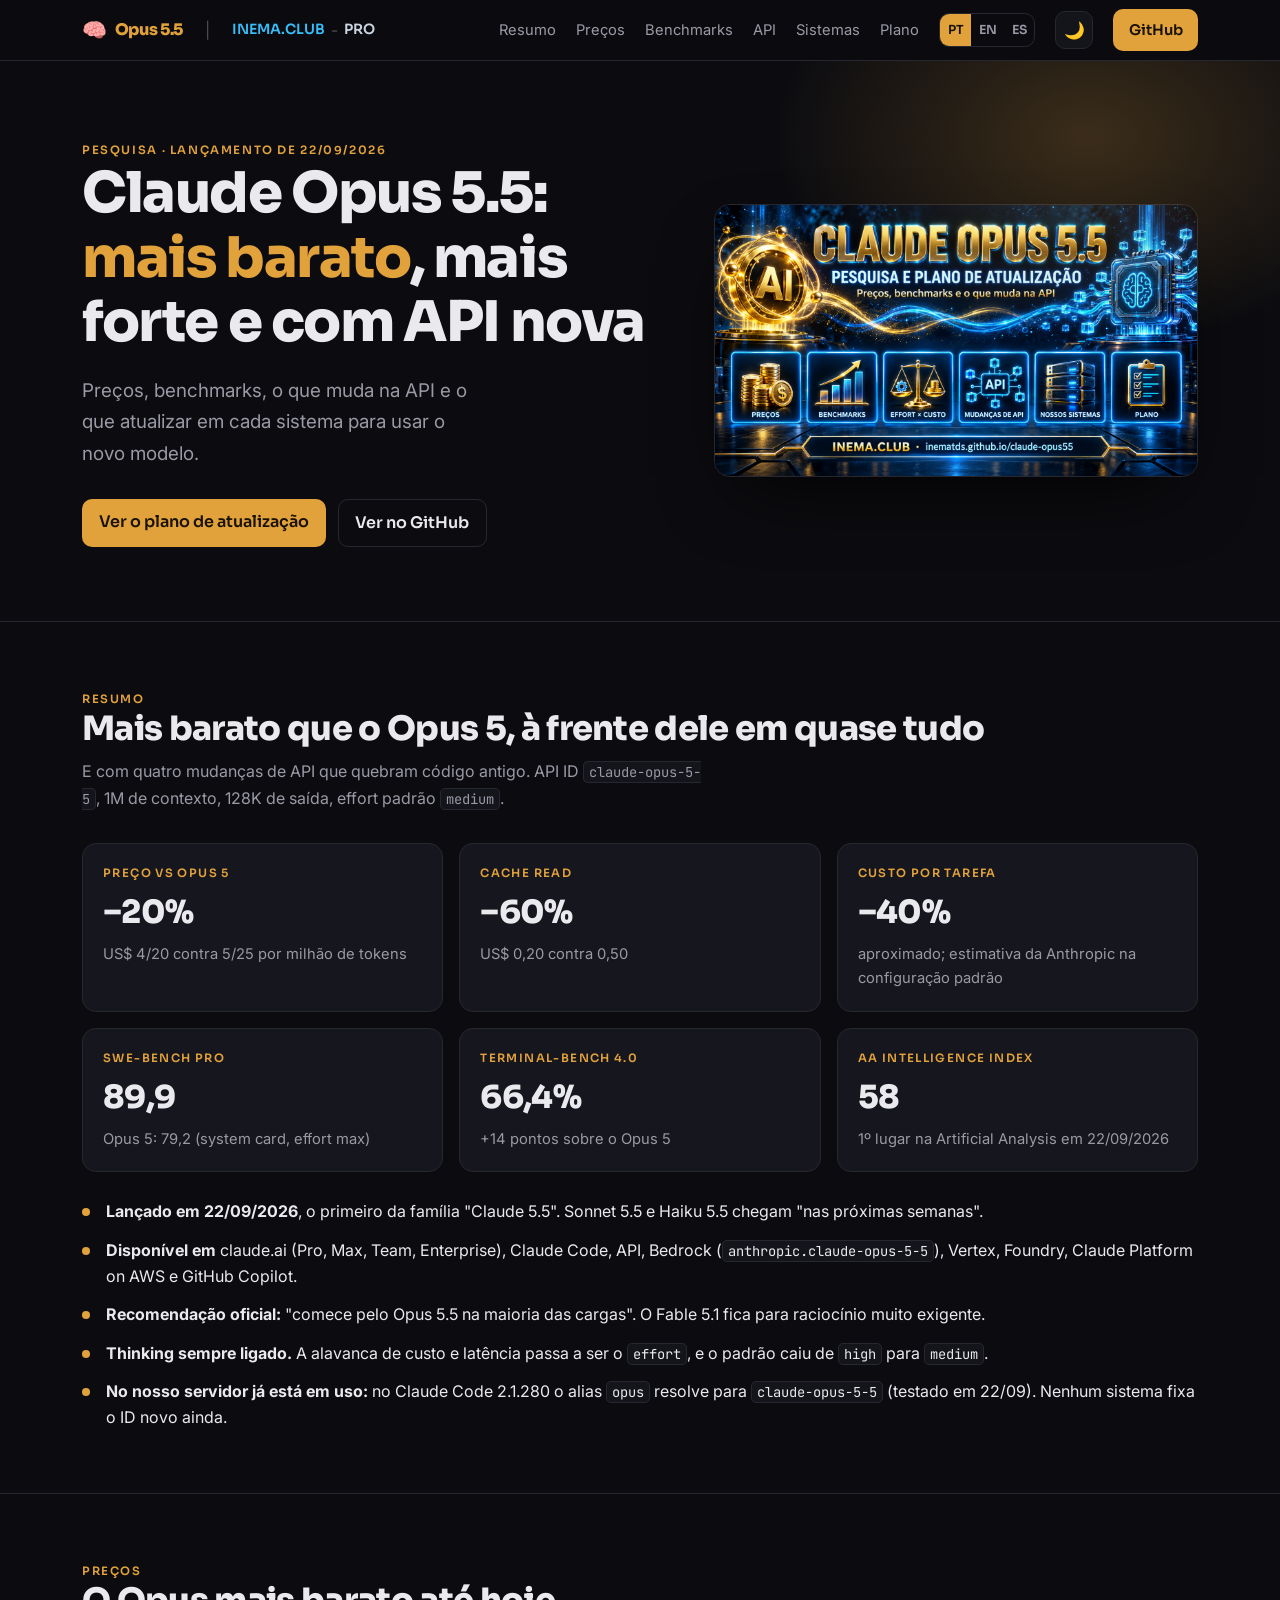
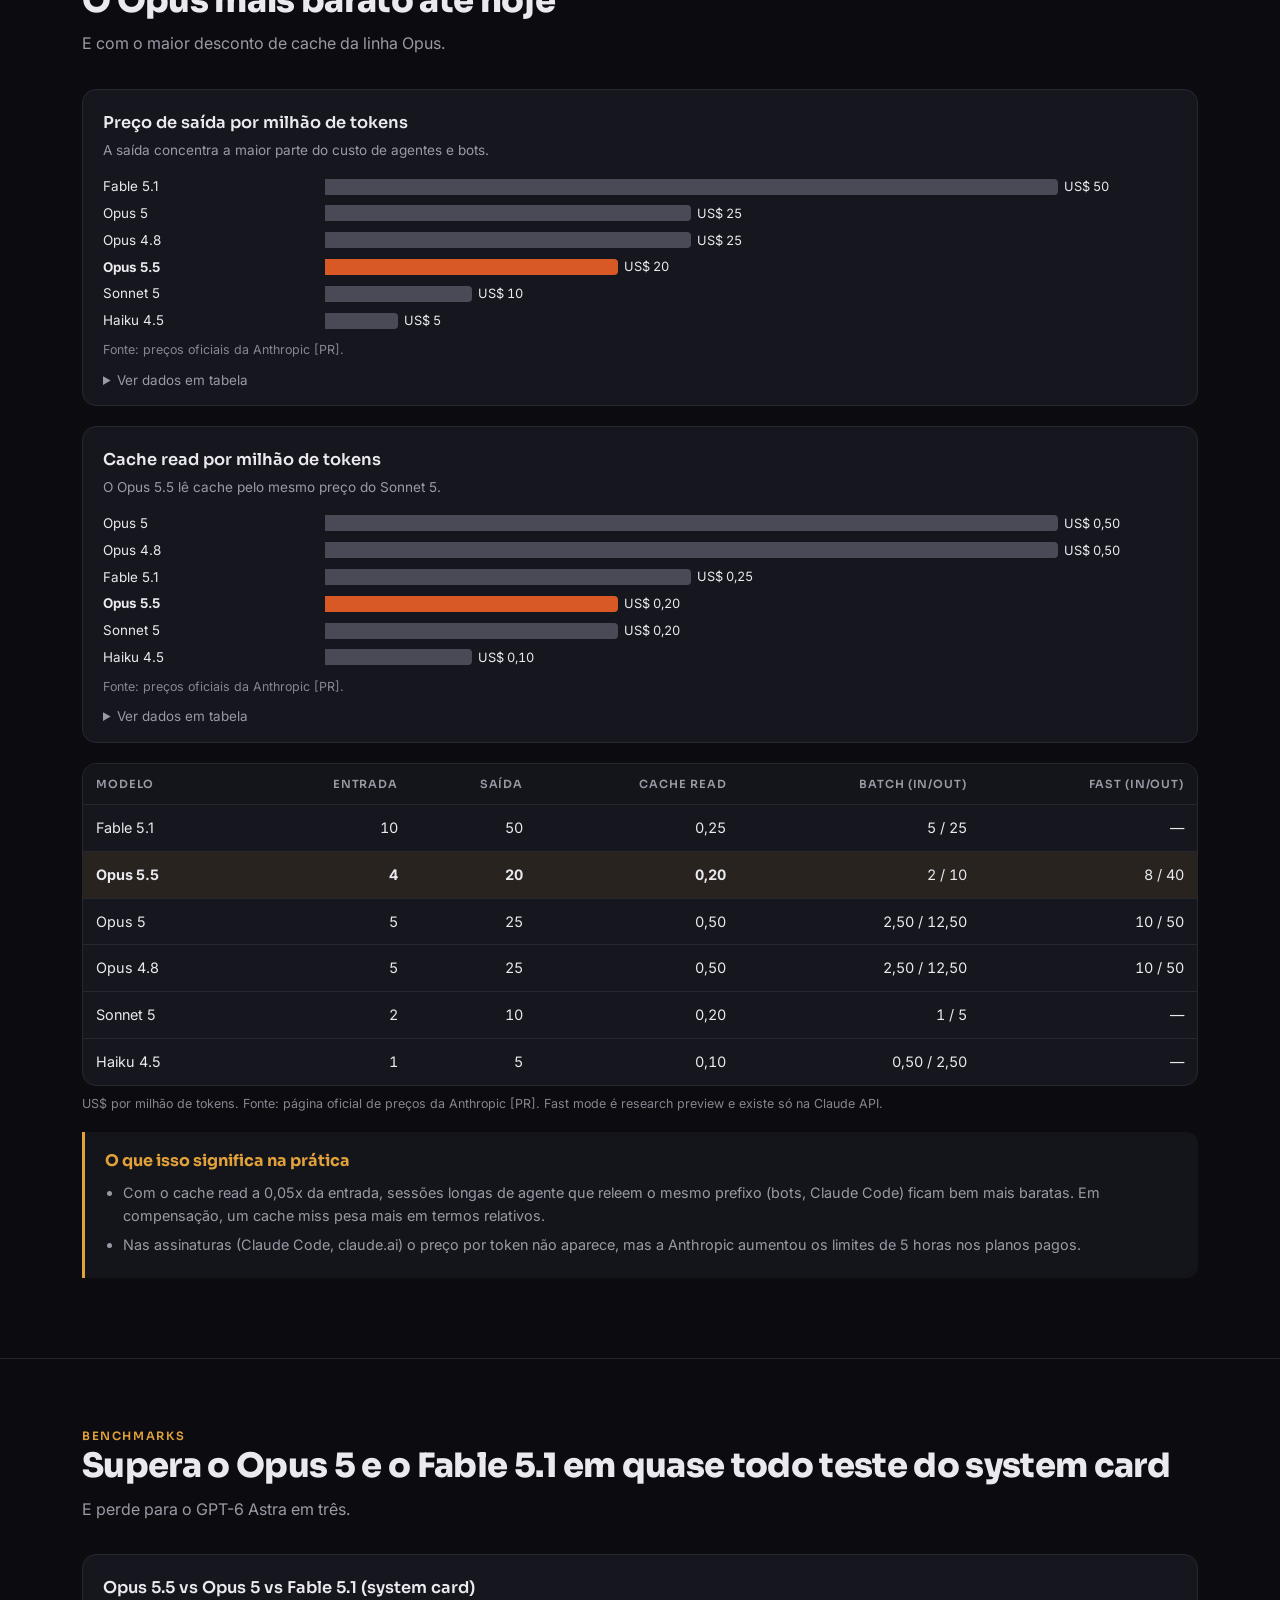
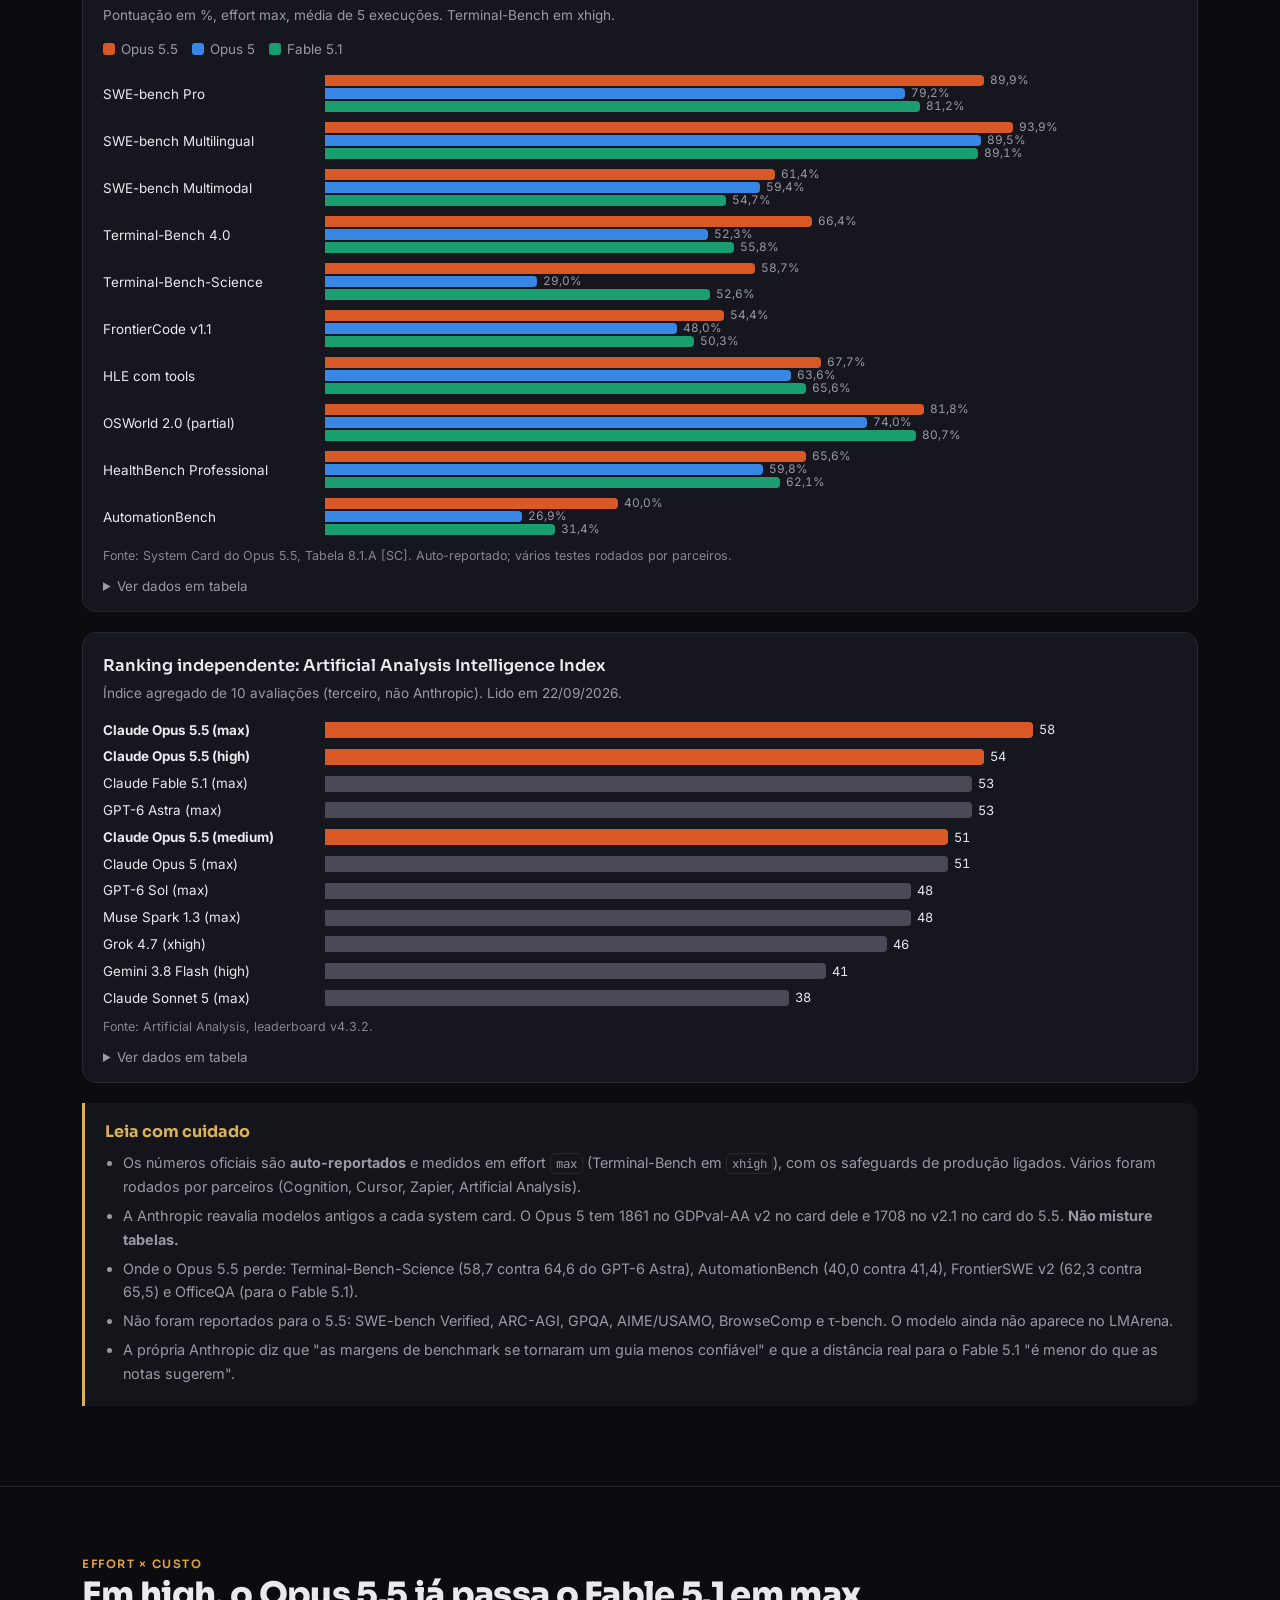
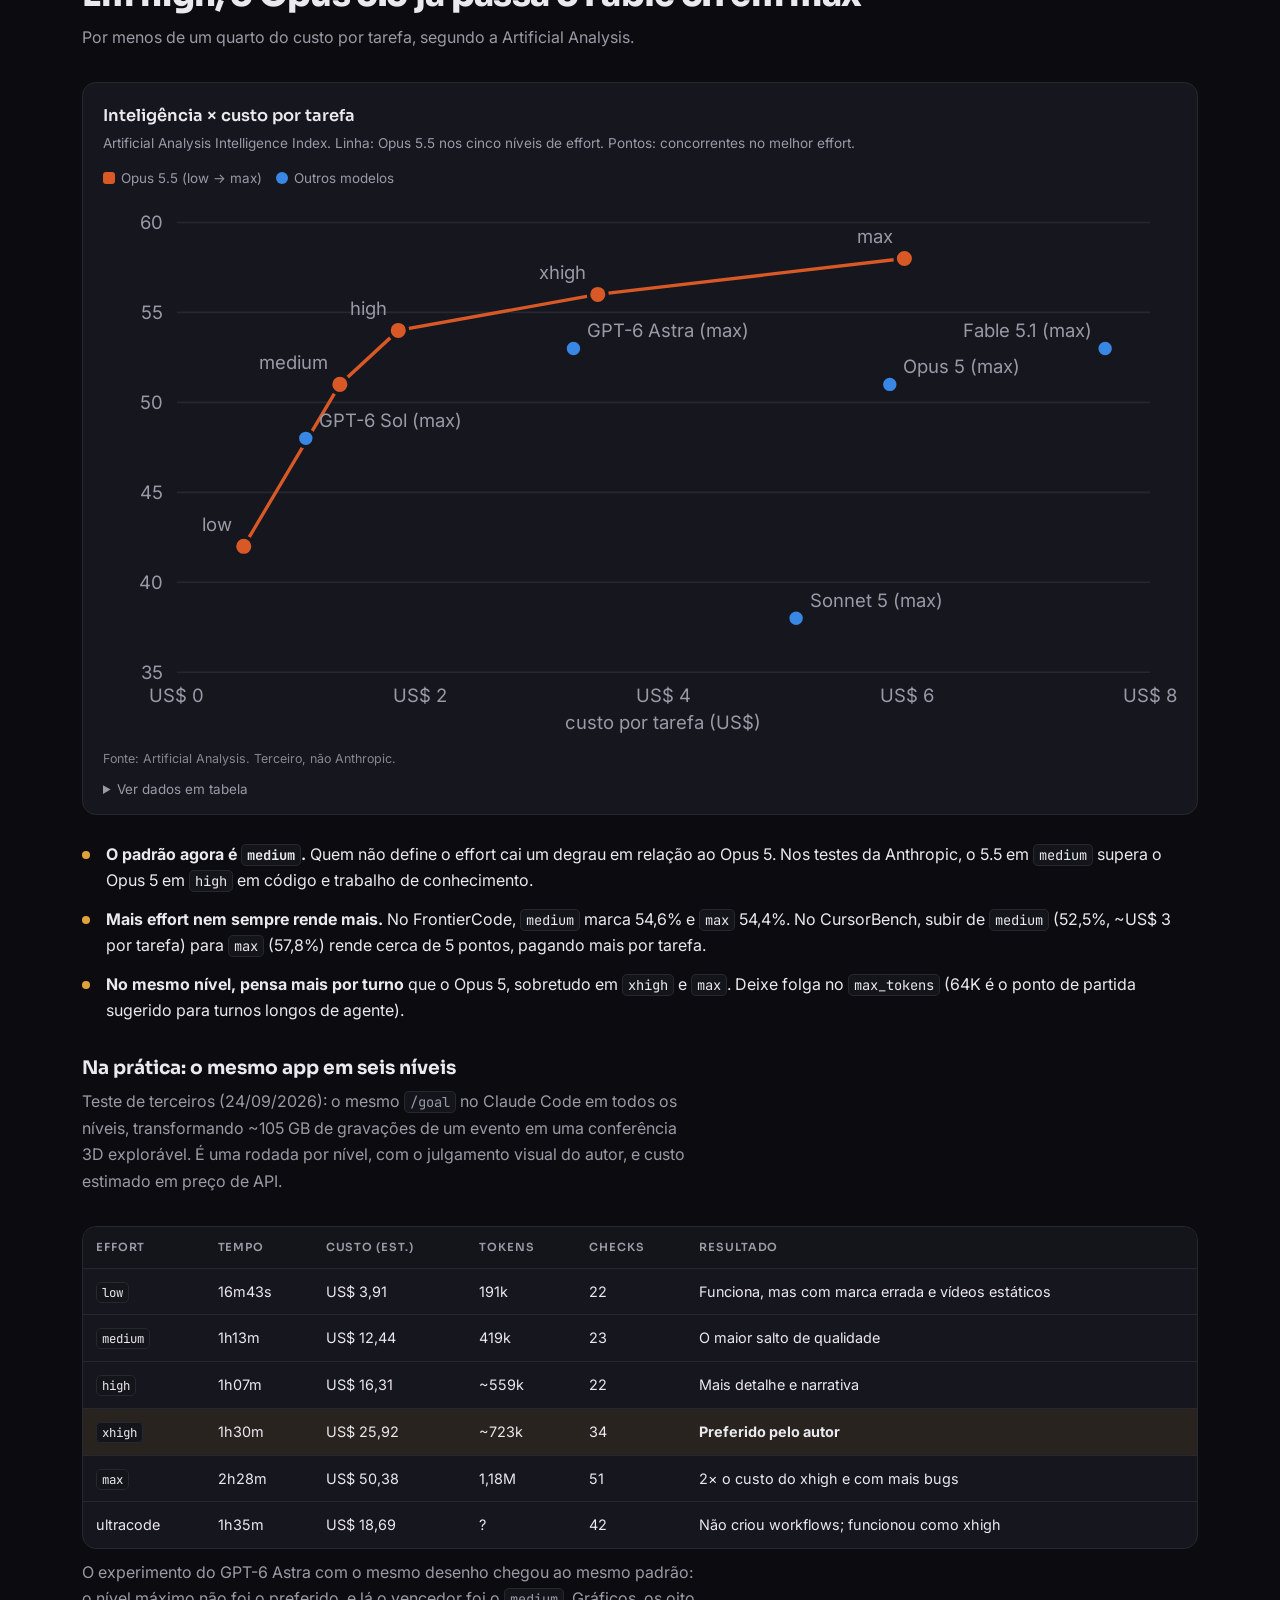
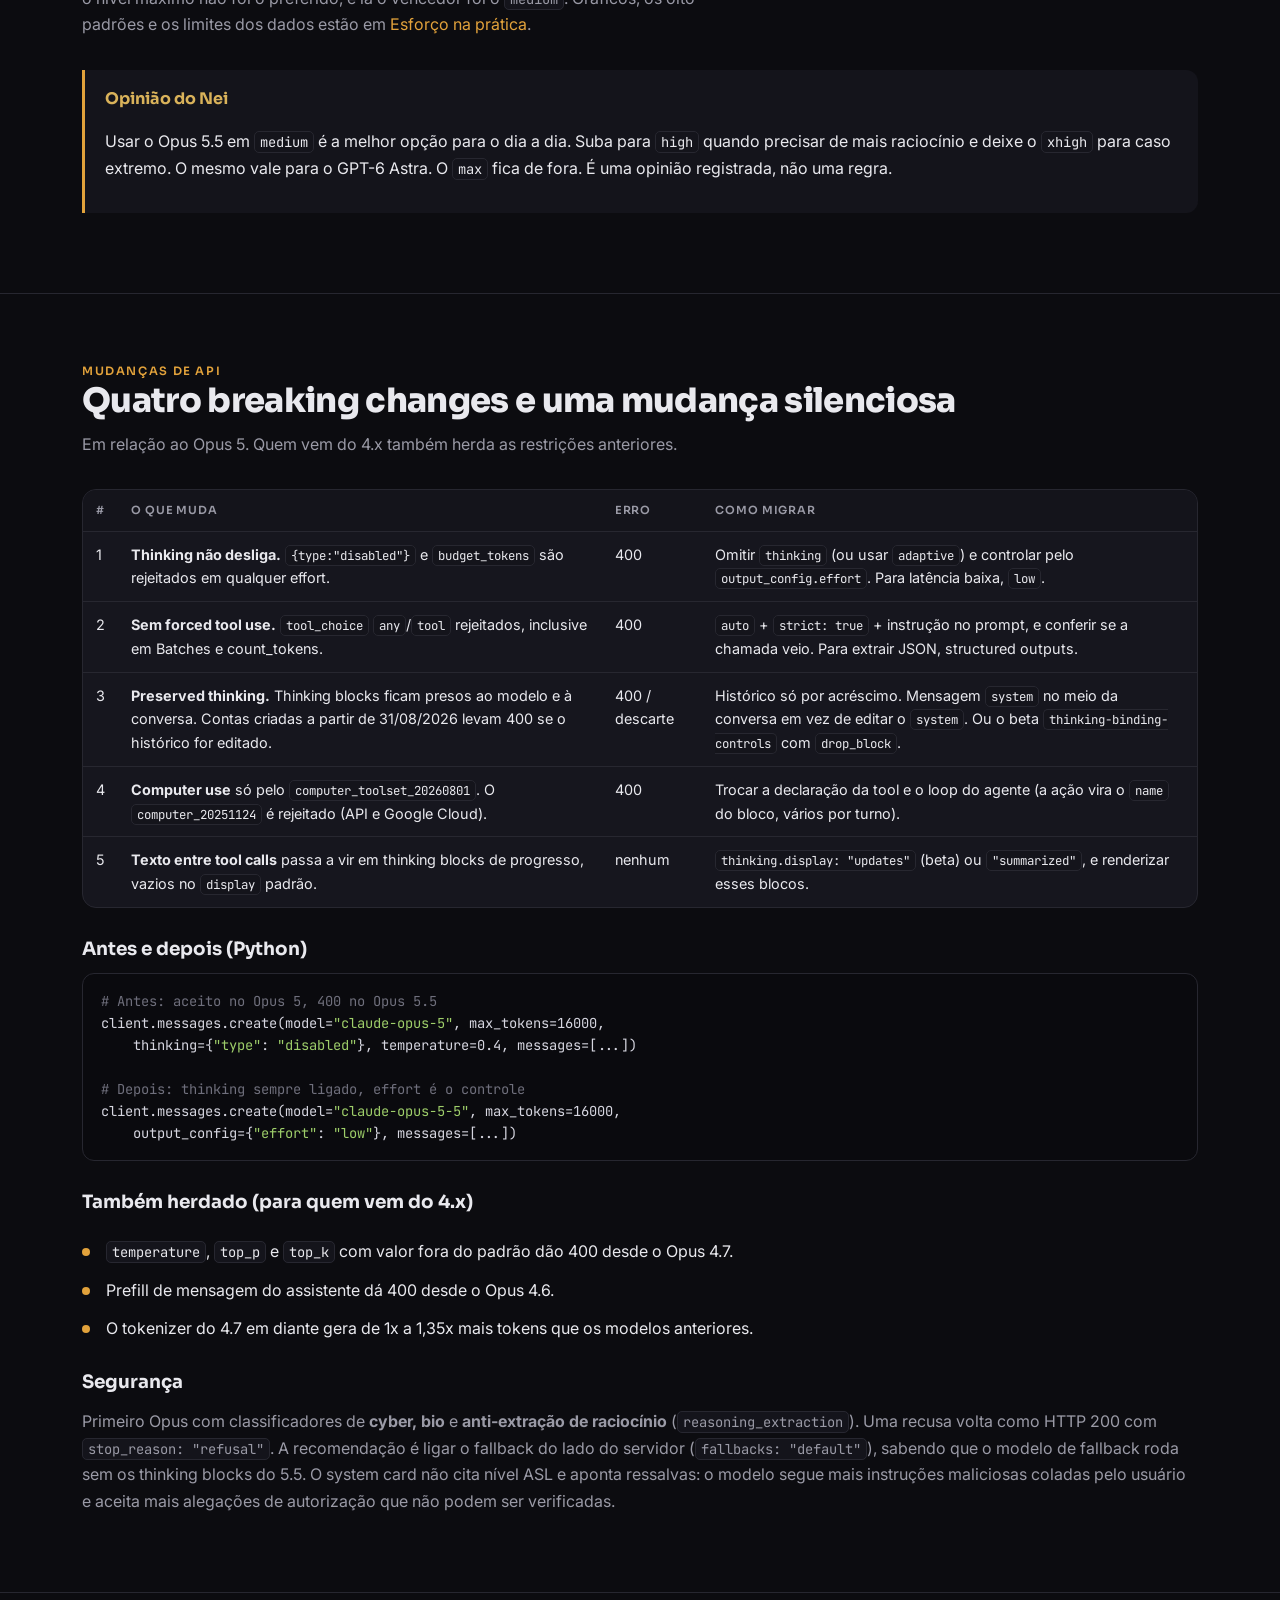
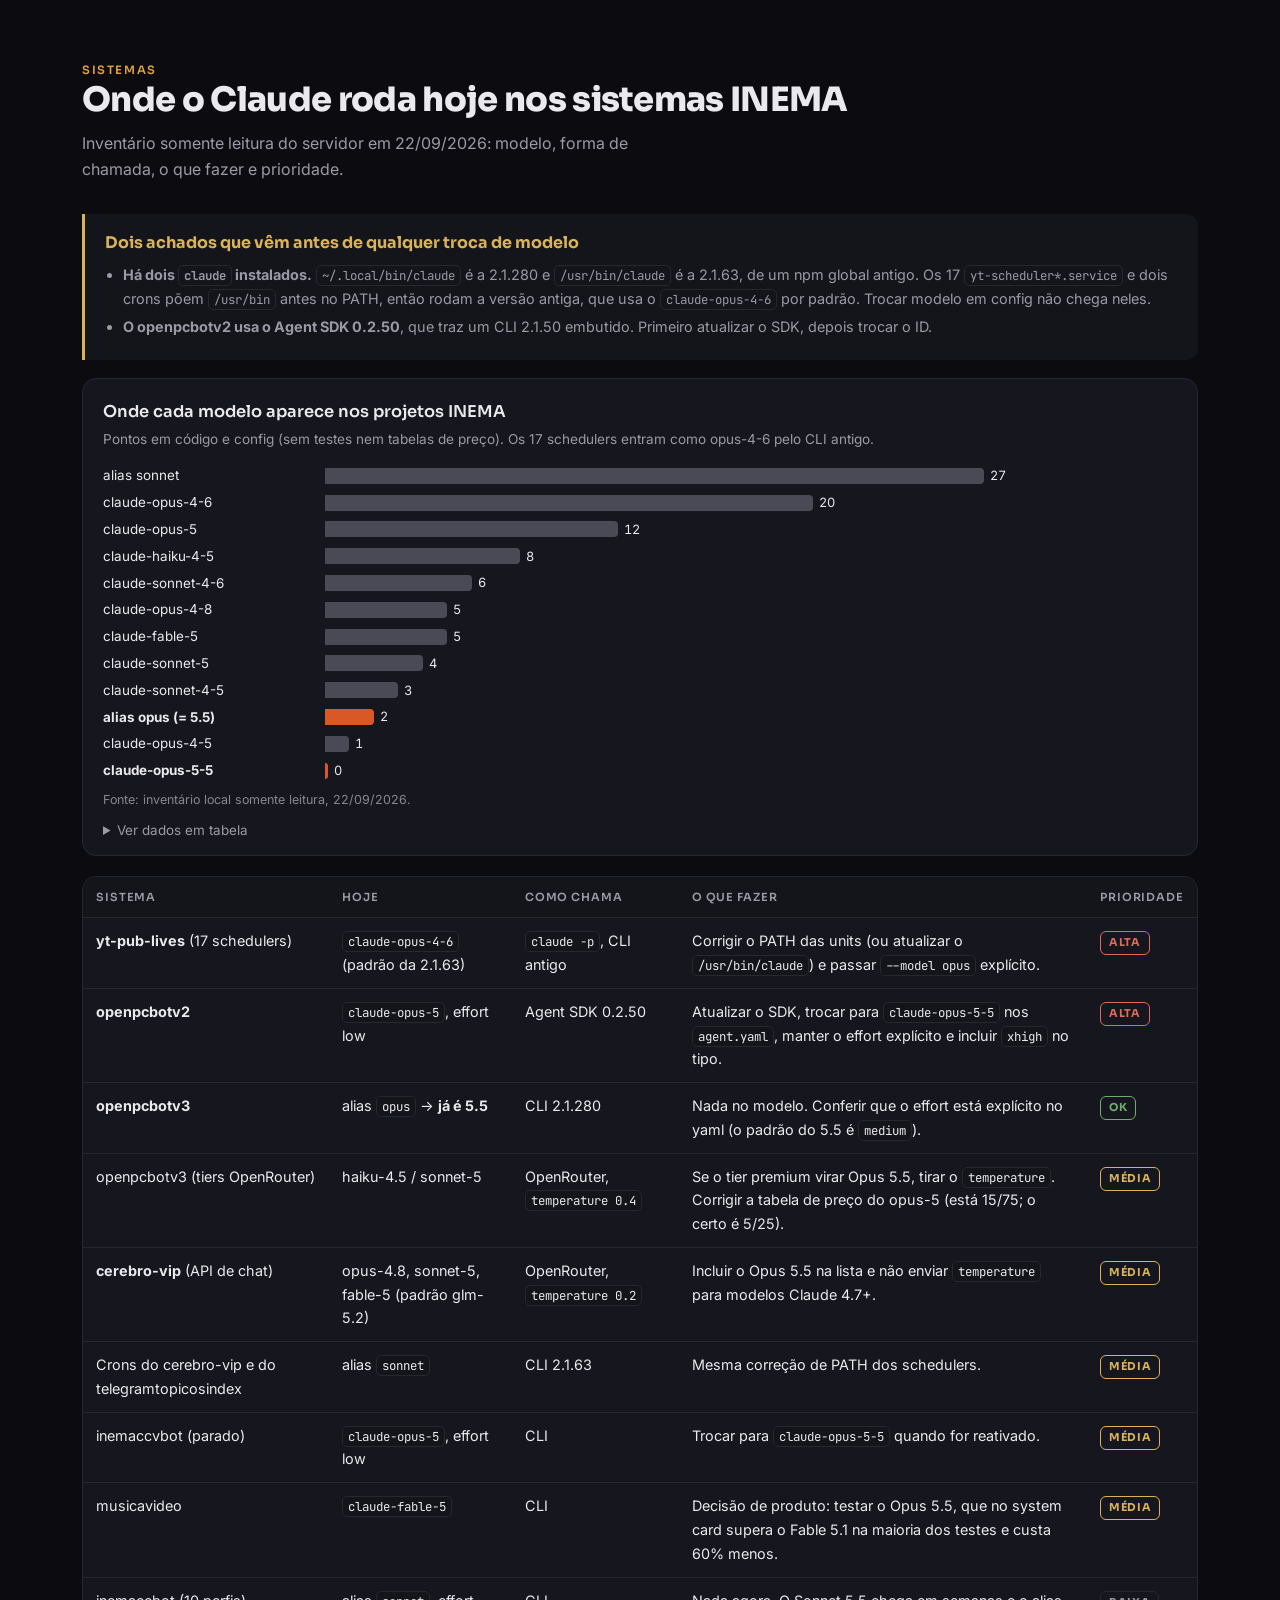
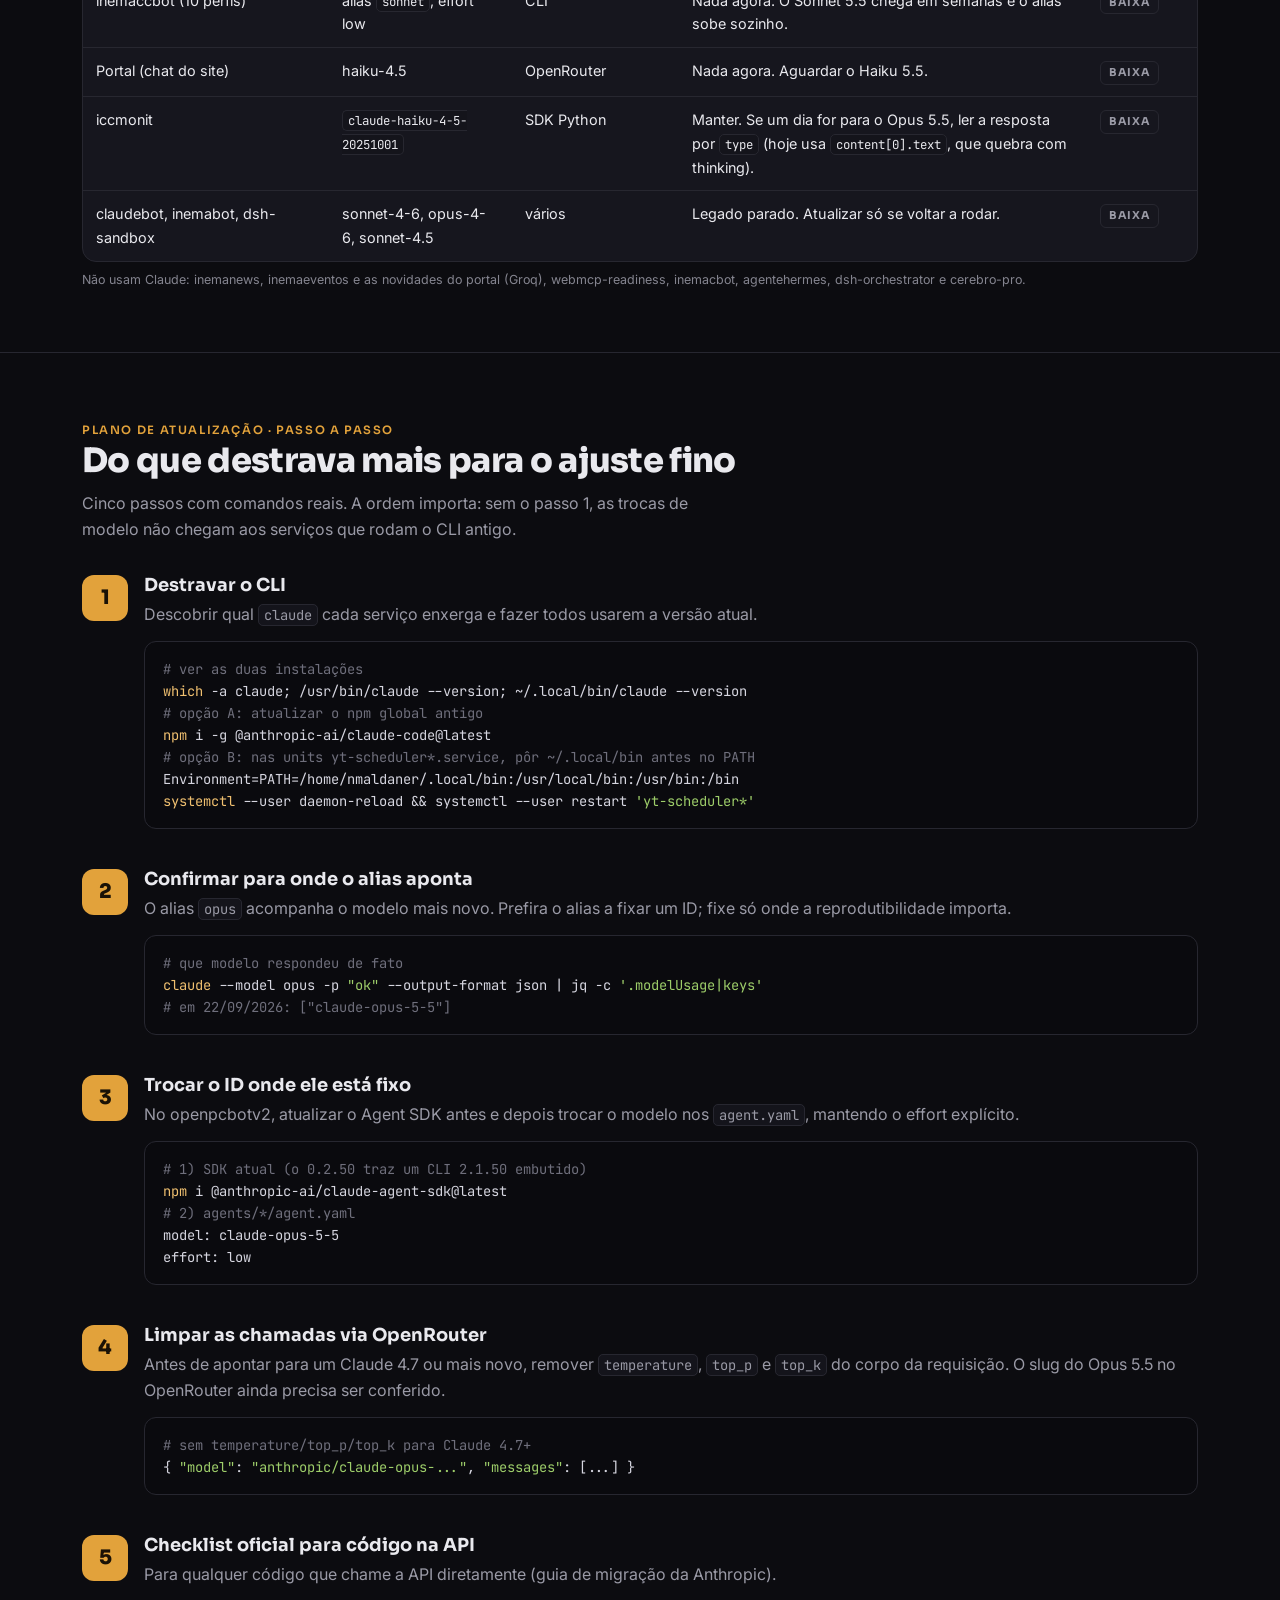
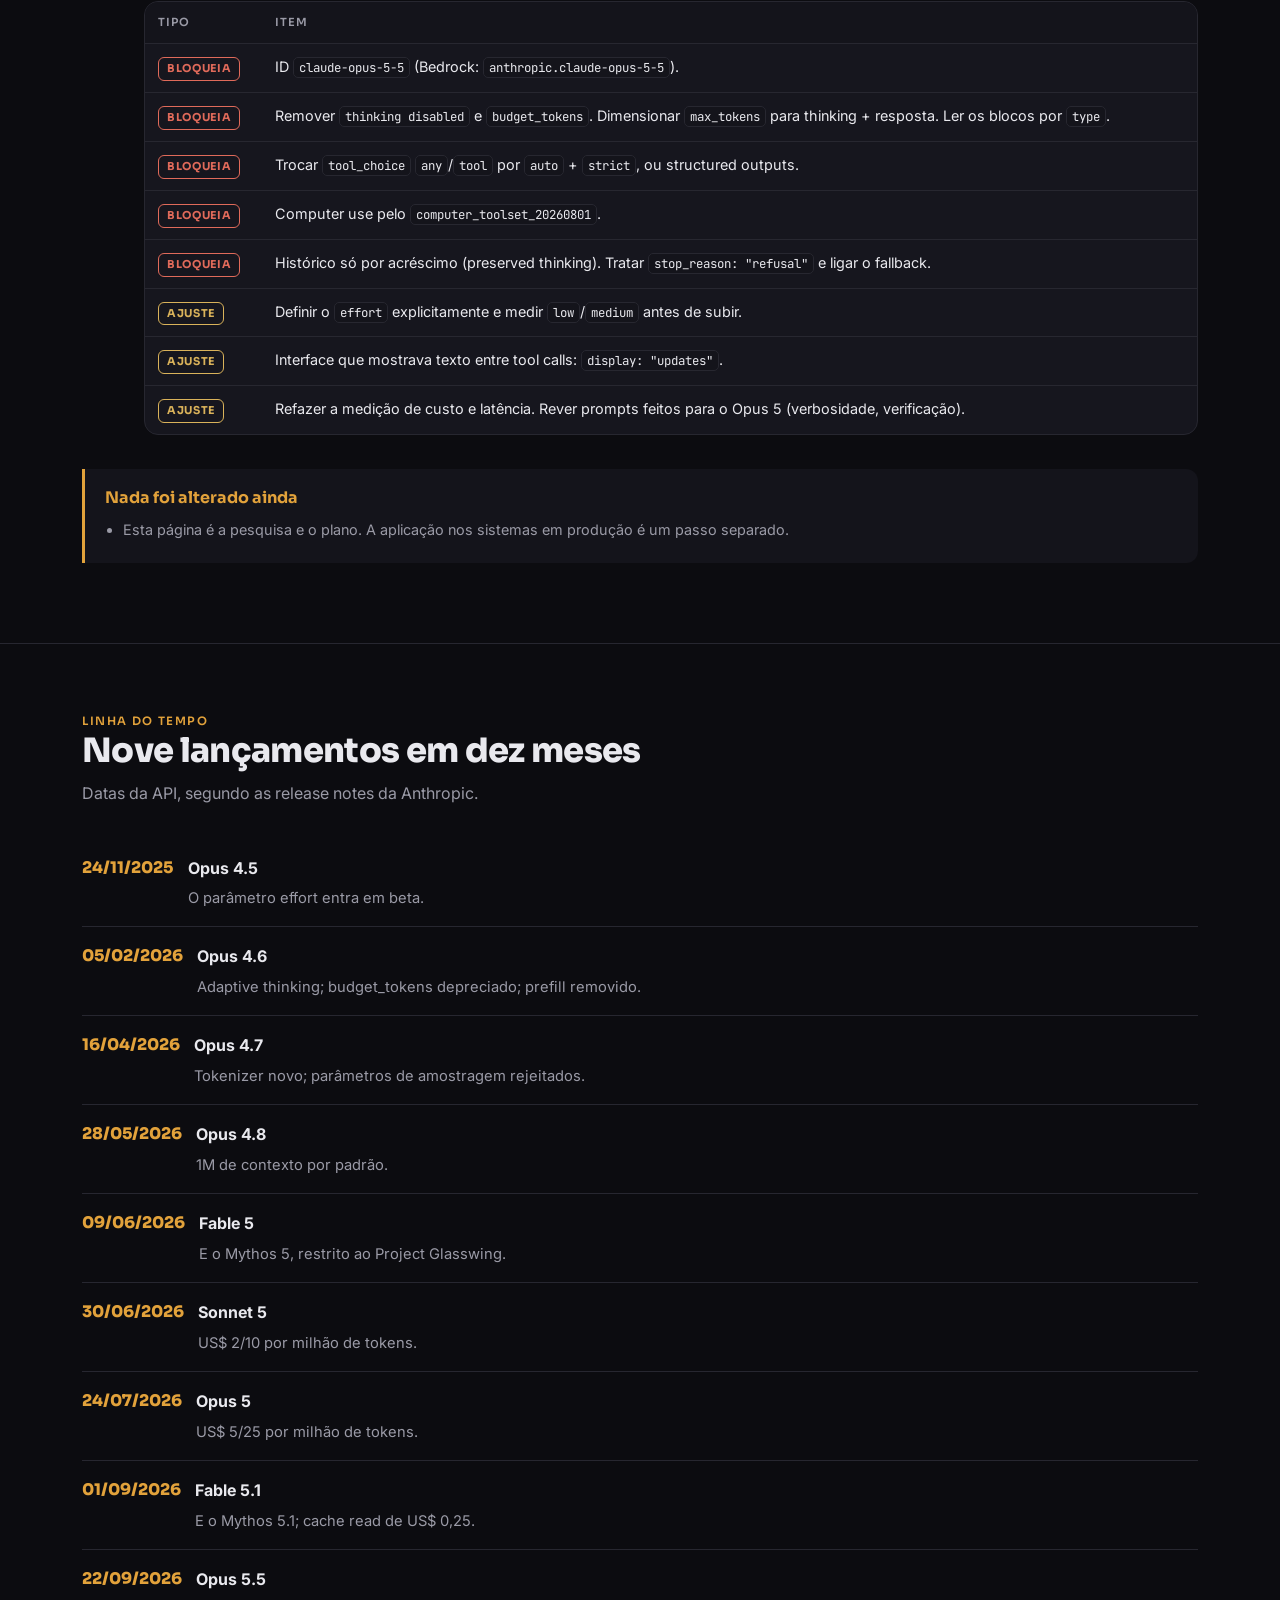
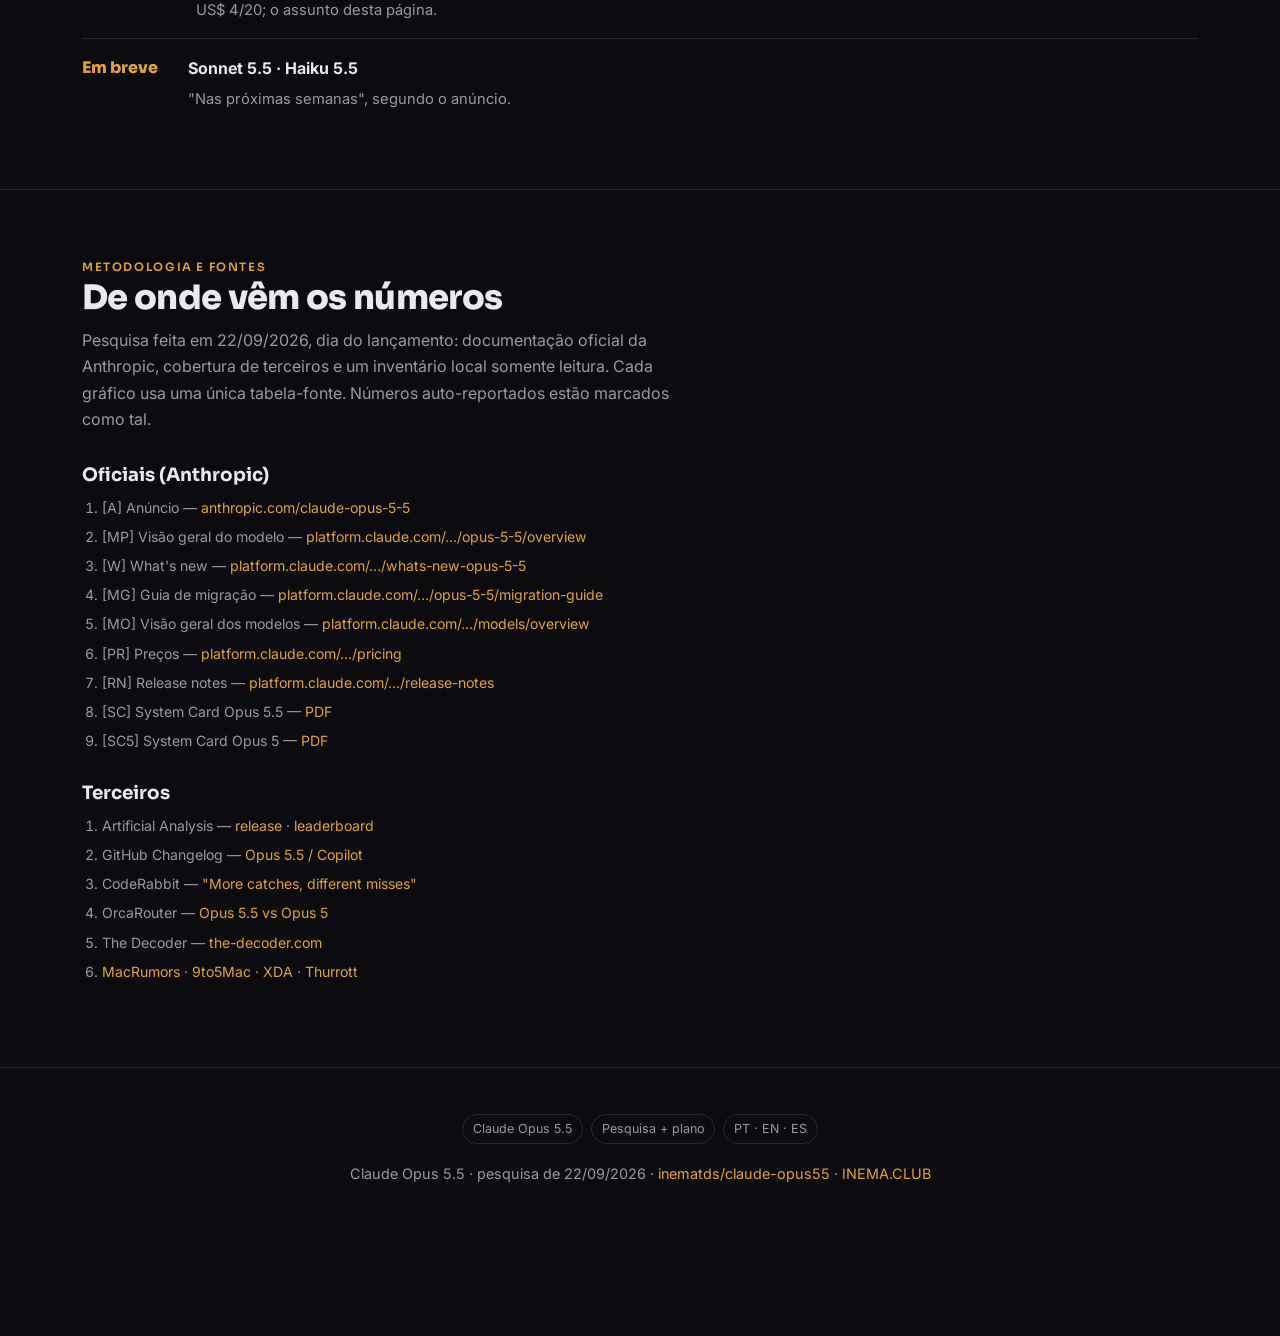
<file: index.html>
<!DOCTYPE html>
<html lang="pt-BR"><head><meta charset="utf-8"><title>Claude Opus 5.5 — Pesquisa e Plano de Atualização</title>
<meta http-equiv="refresh" content="0; url=guia/"><link rel="canonical" href="https://inematds.github.io/claude-opus55/guia/">
<style>body{background:#0c0c10;color:#e9e9ee;font:16px system-ui;padding:40px}a{color:#E2A23B}</style></head>
<body><p><a href="guia/">Claude Opus 5.5 — guia (PT)</a> · <a href="guia/en/">EN</a> · <a href="guia/es/">ES</a></p></body></html>
</file>
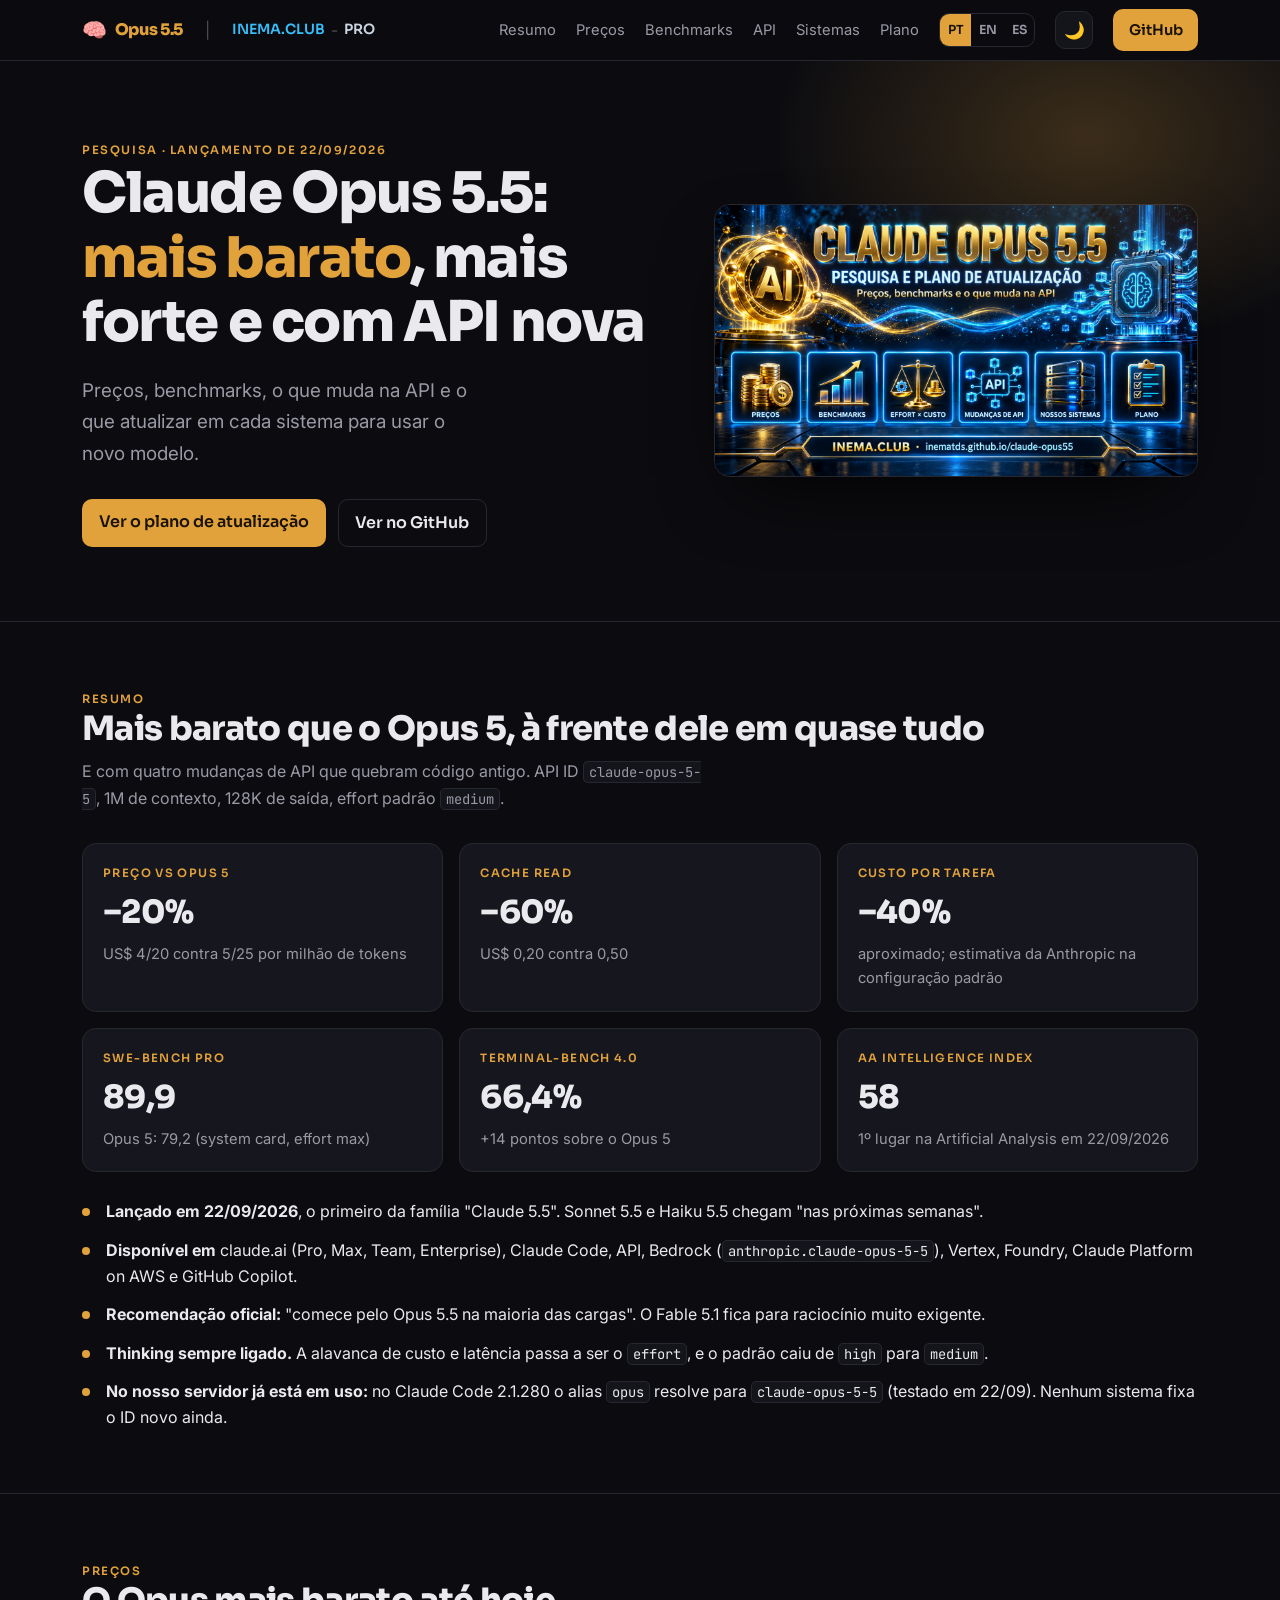
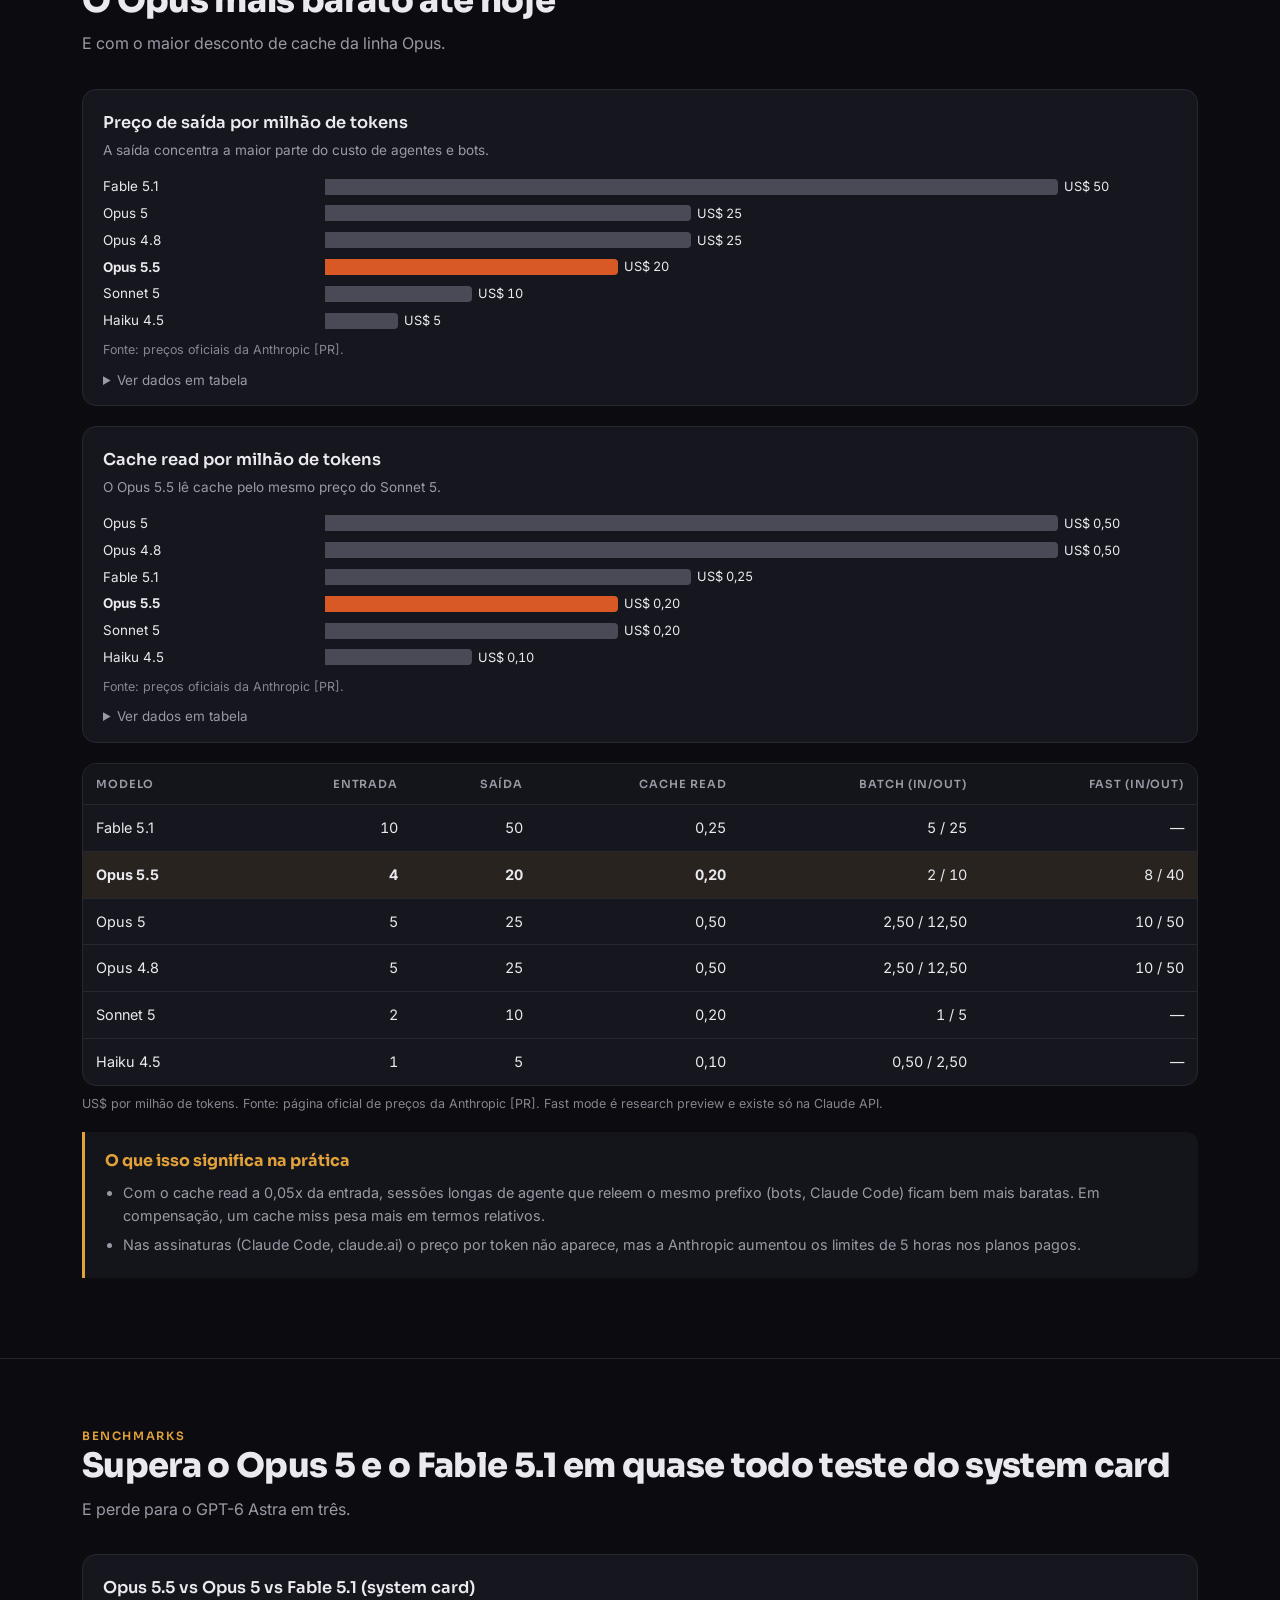
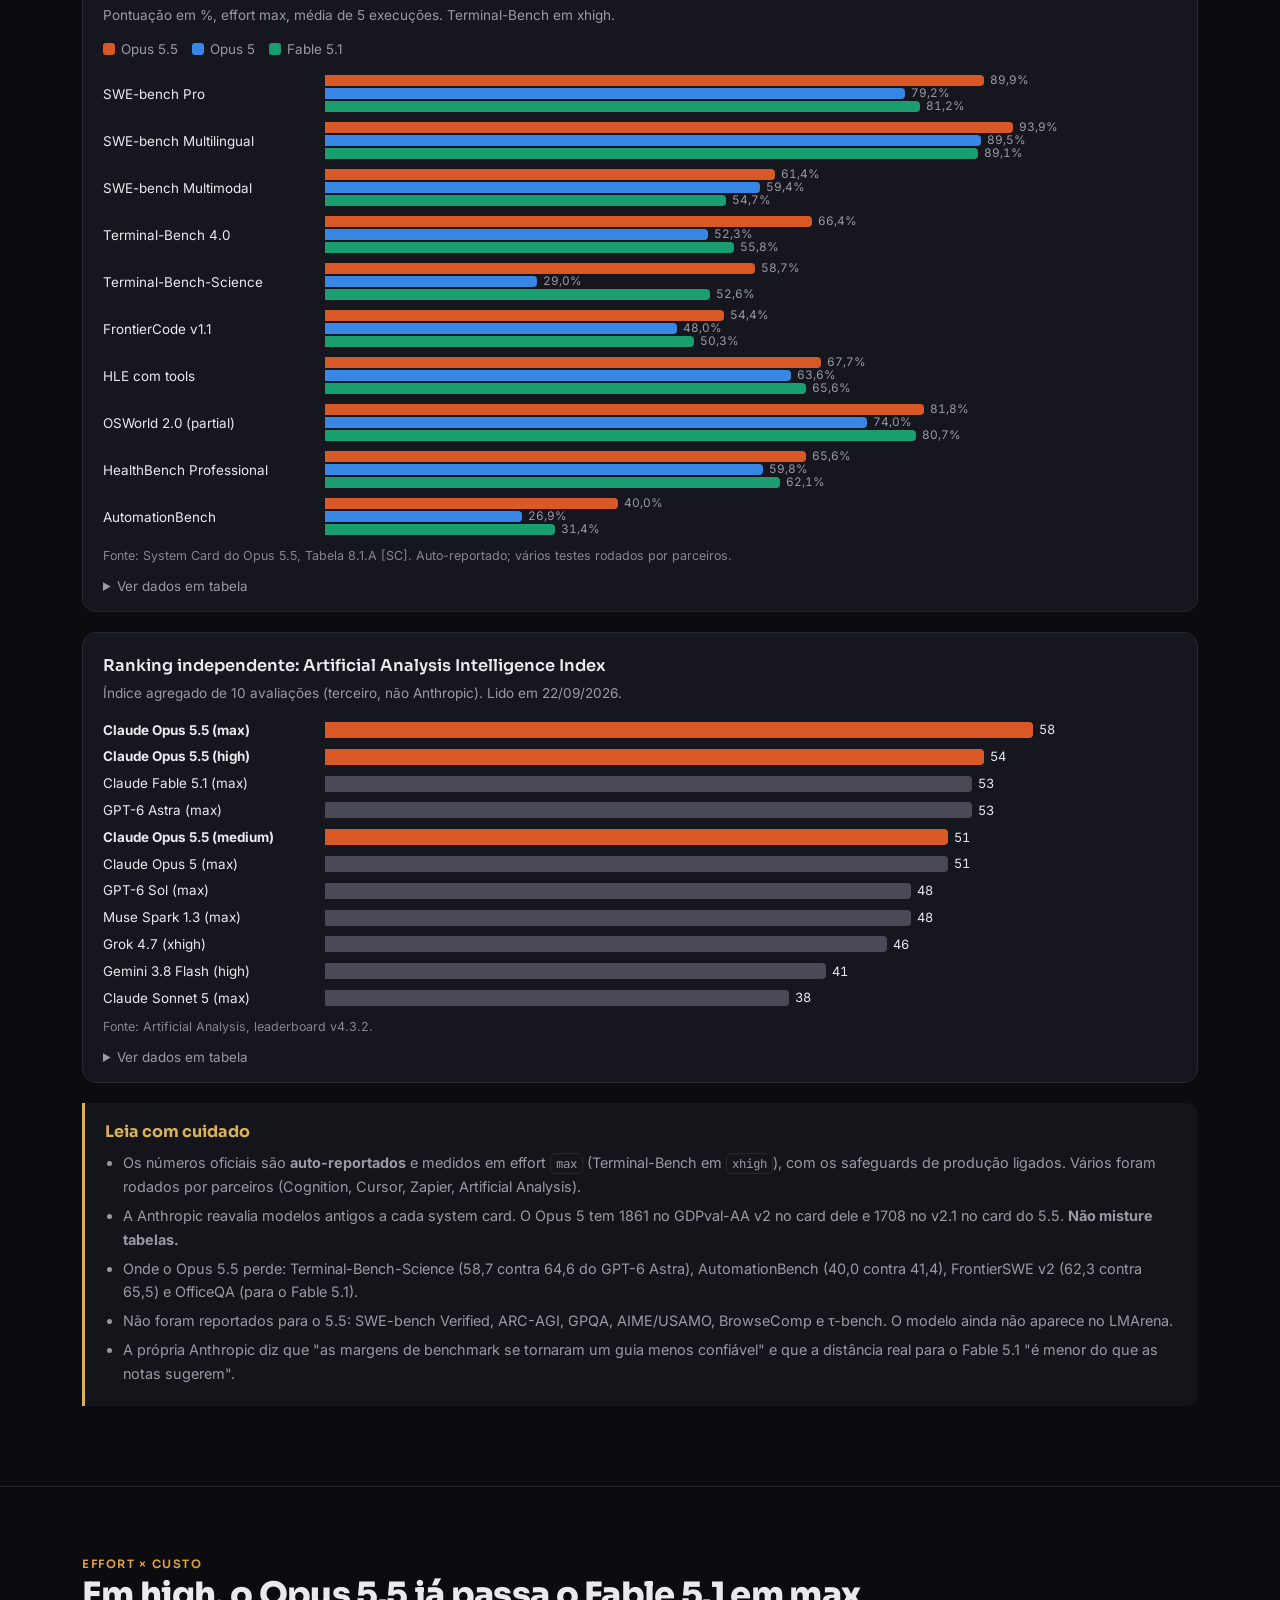
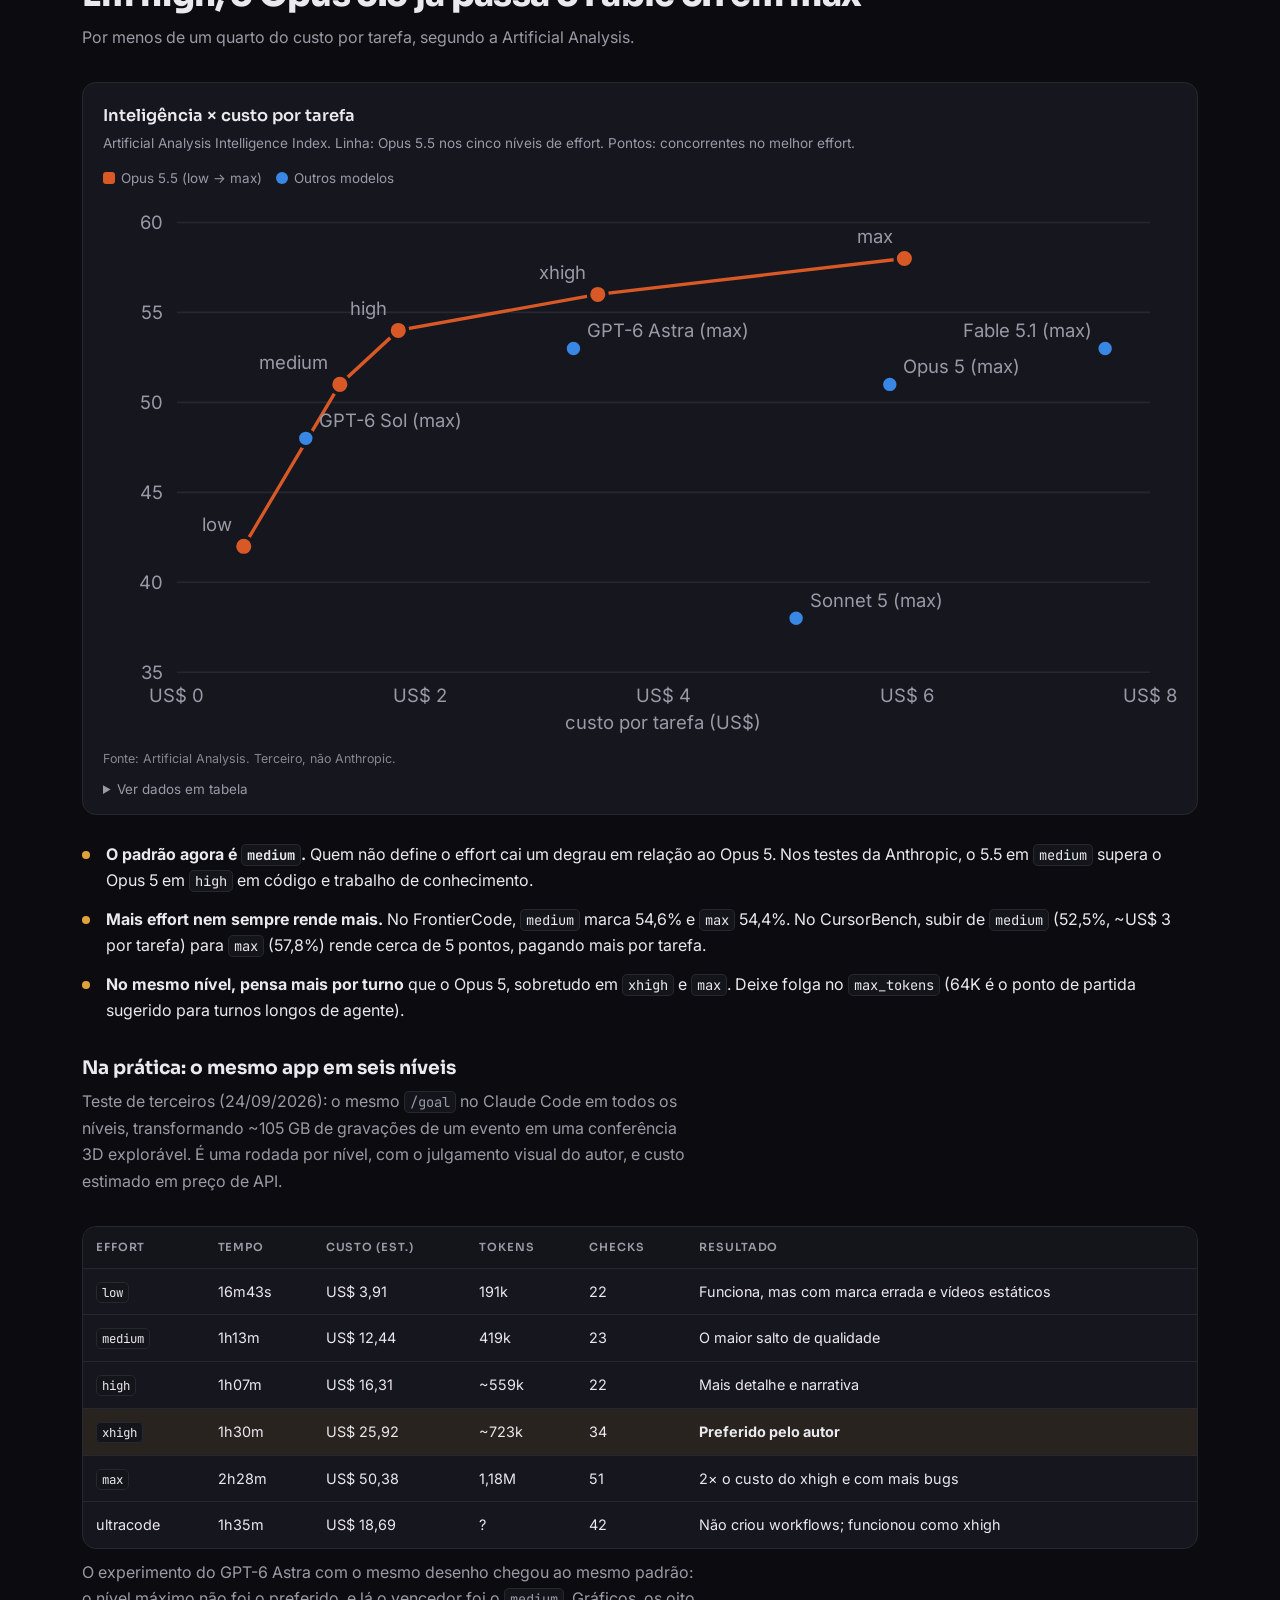
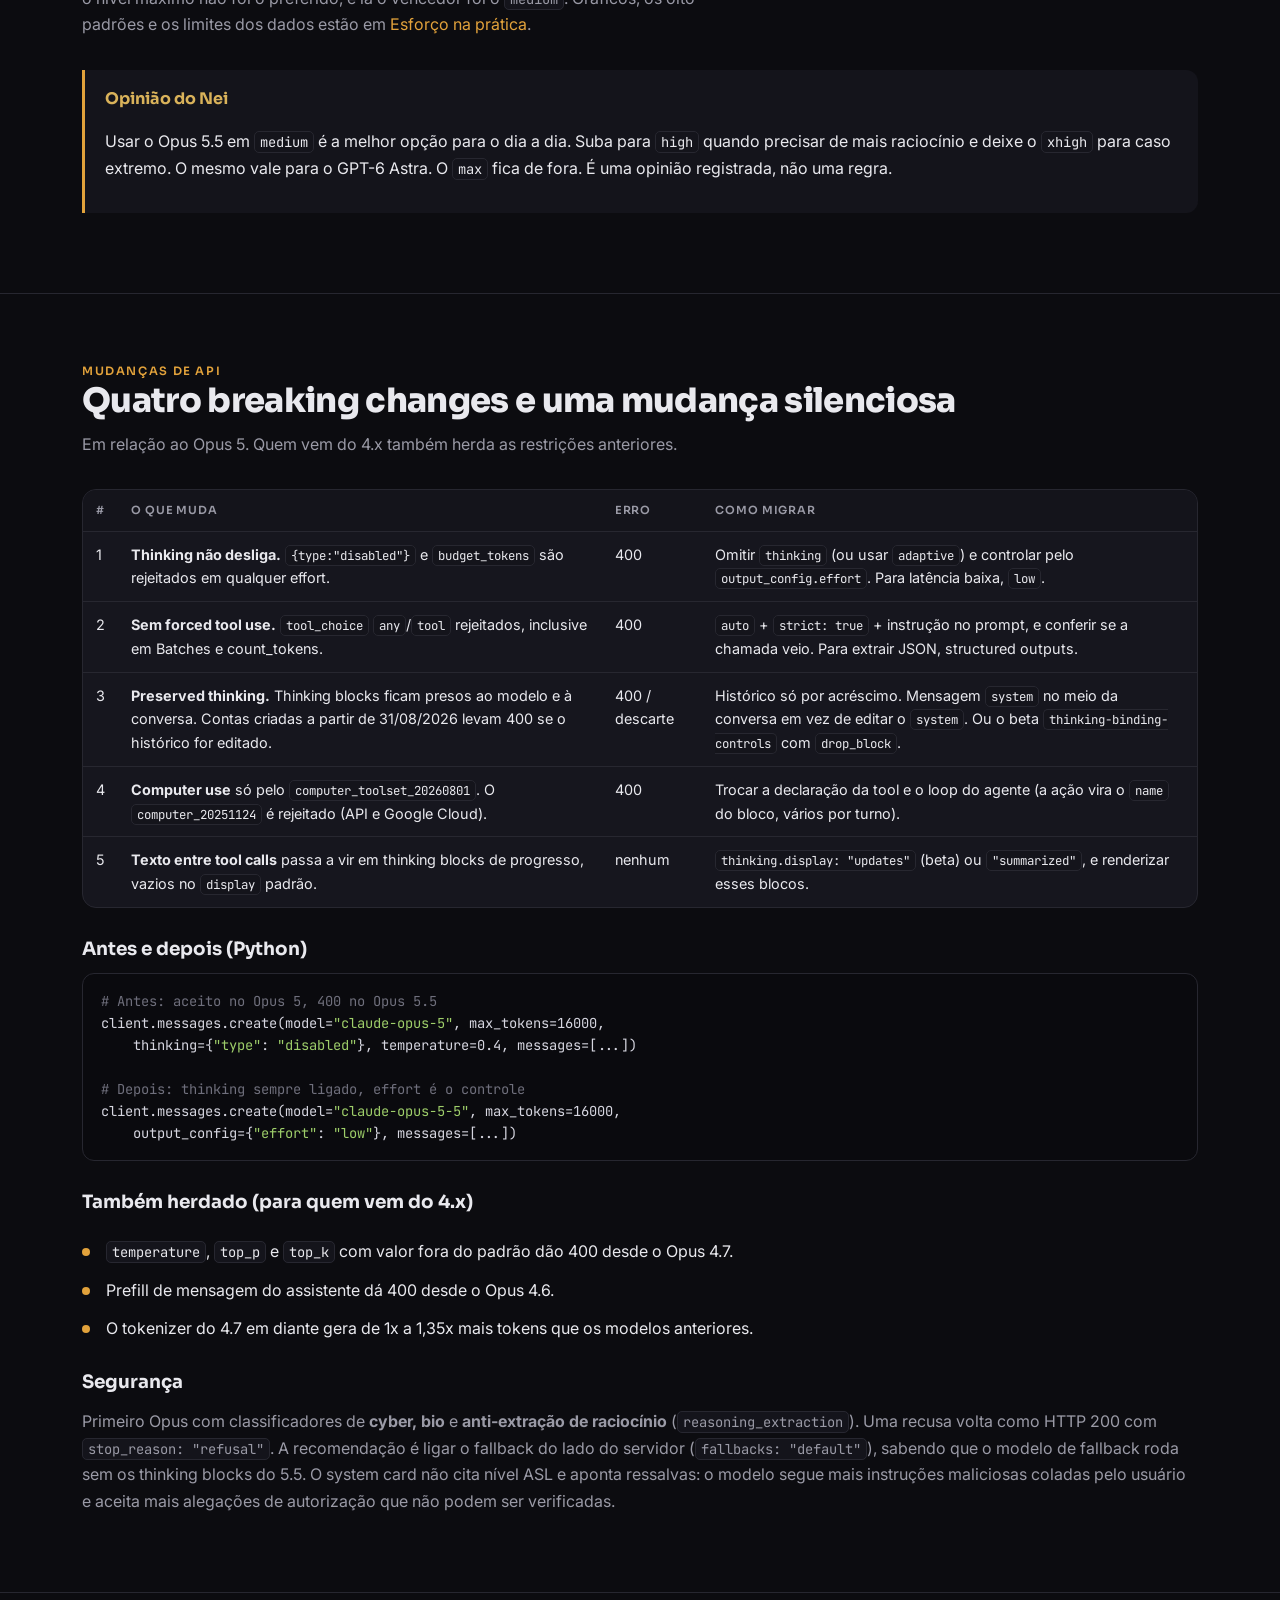
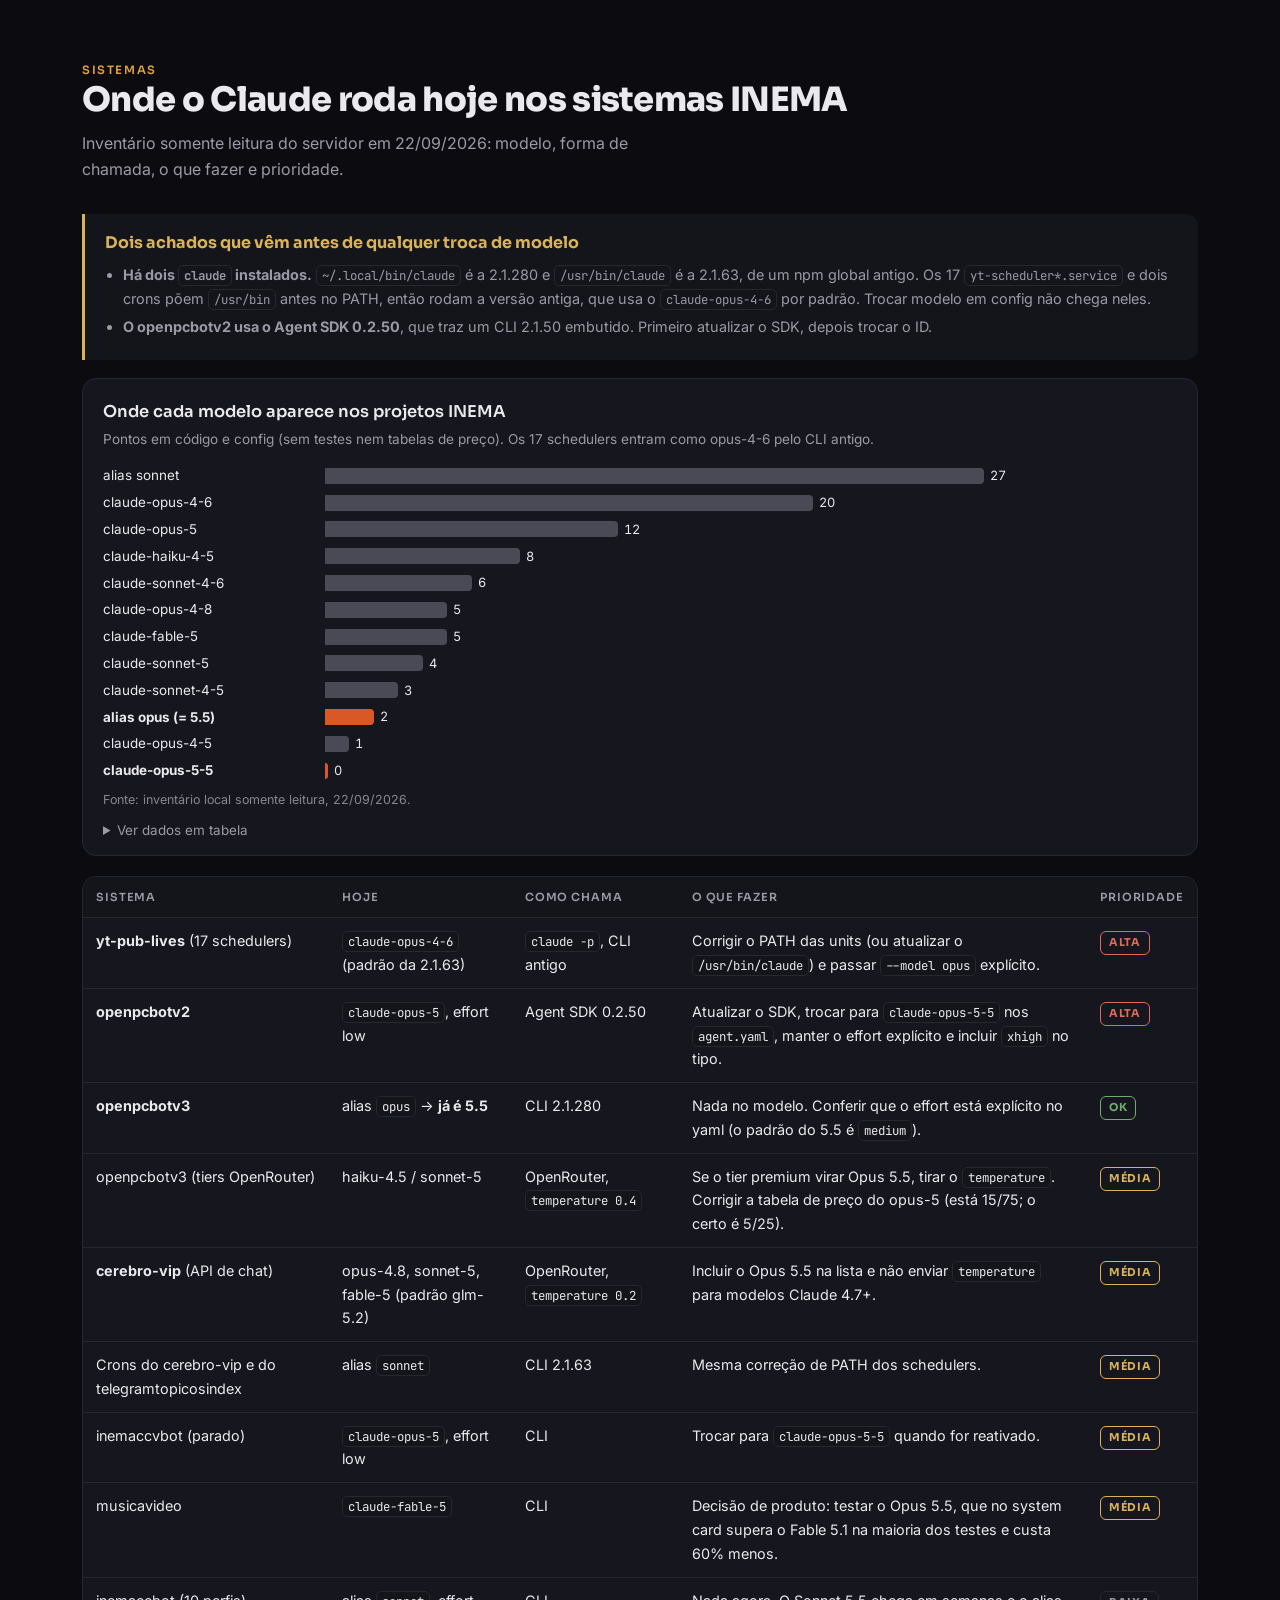
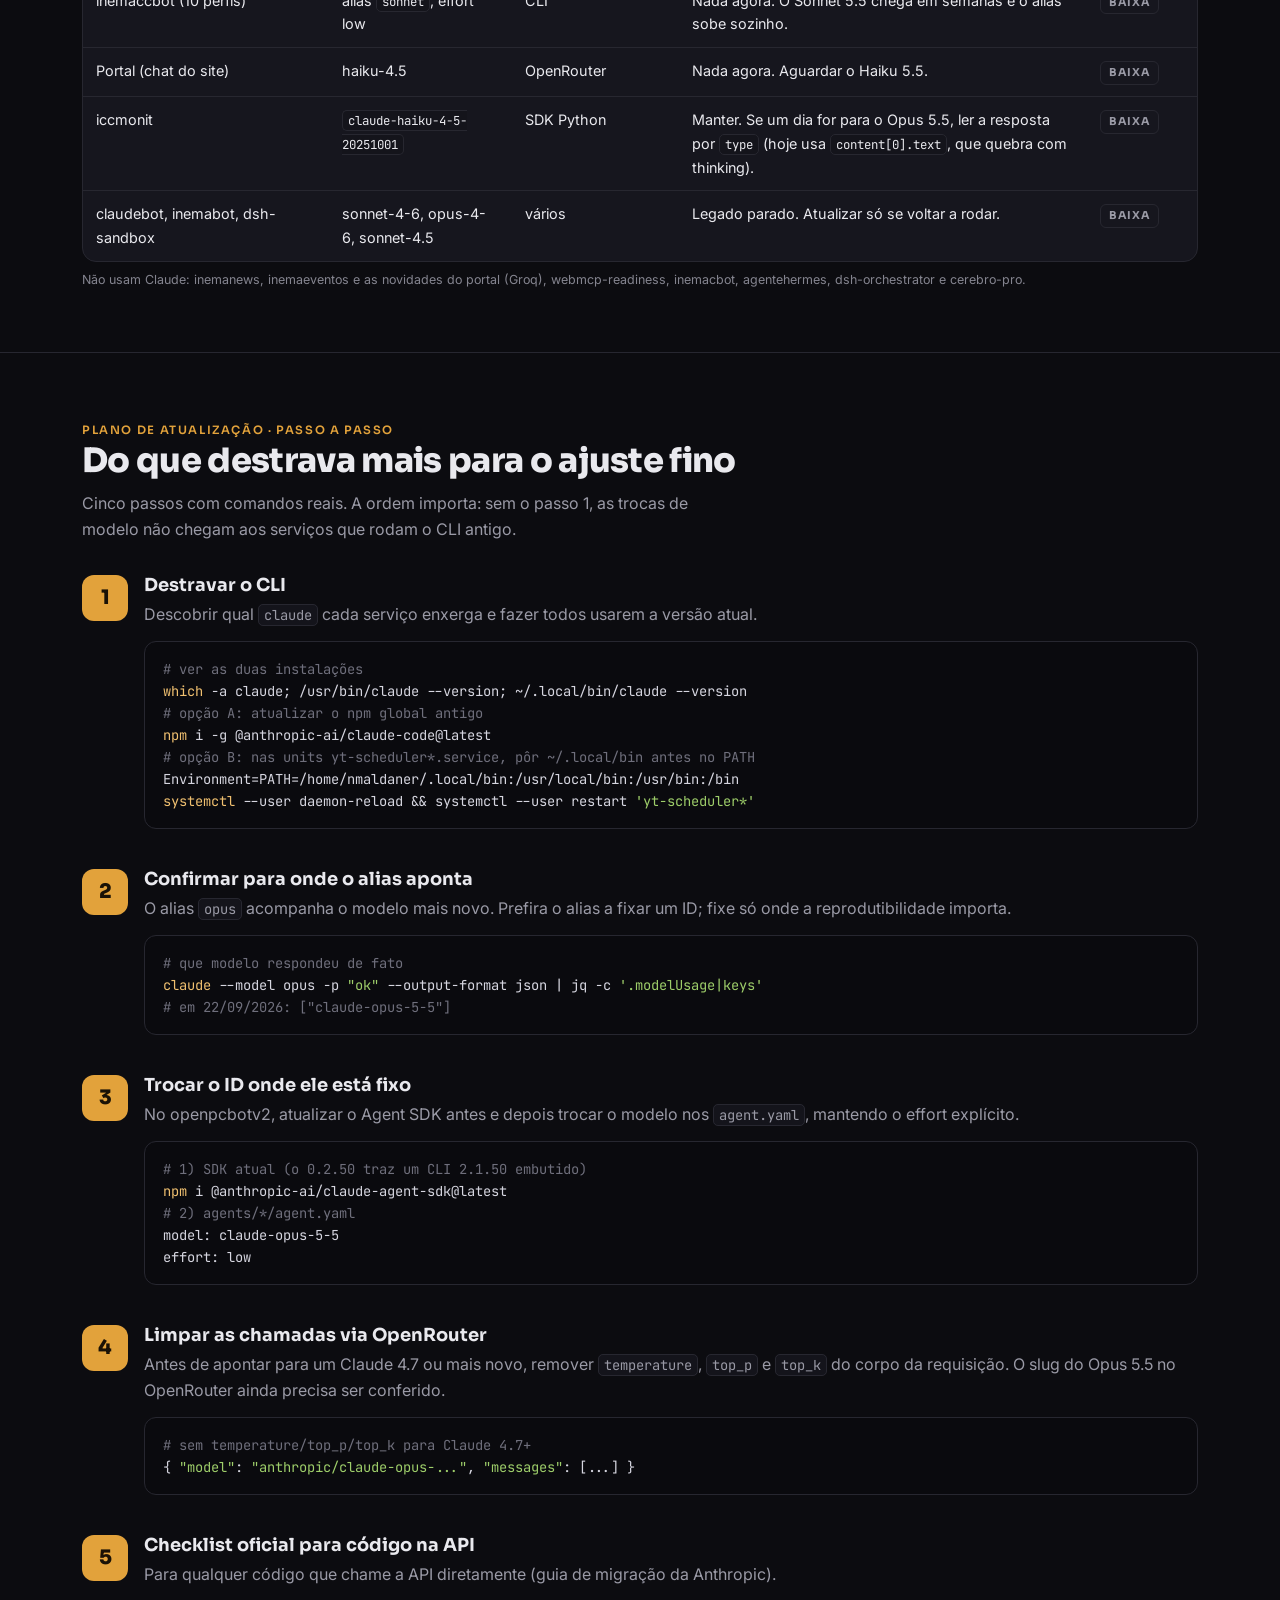
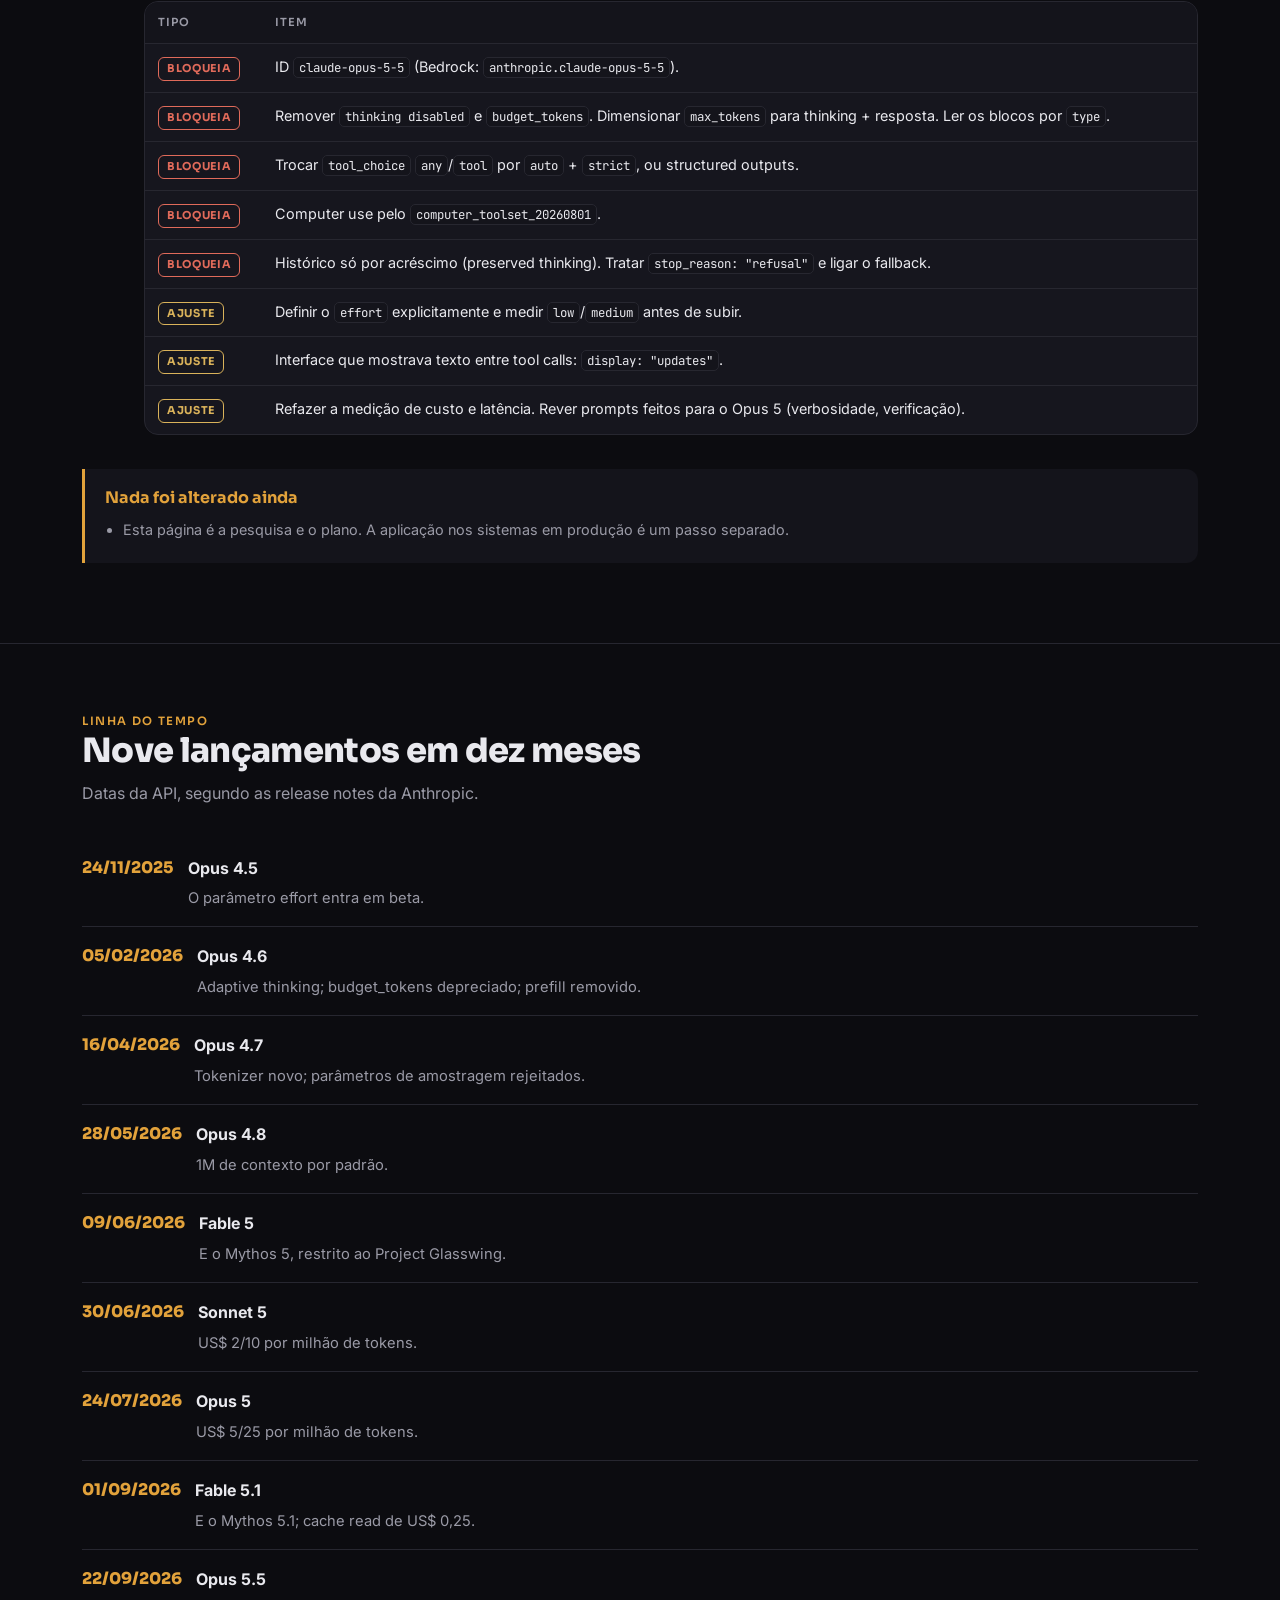
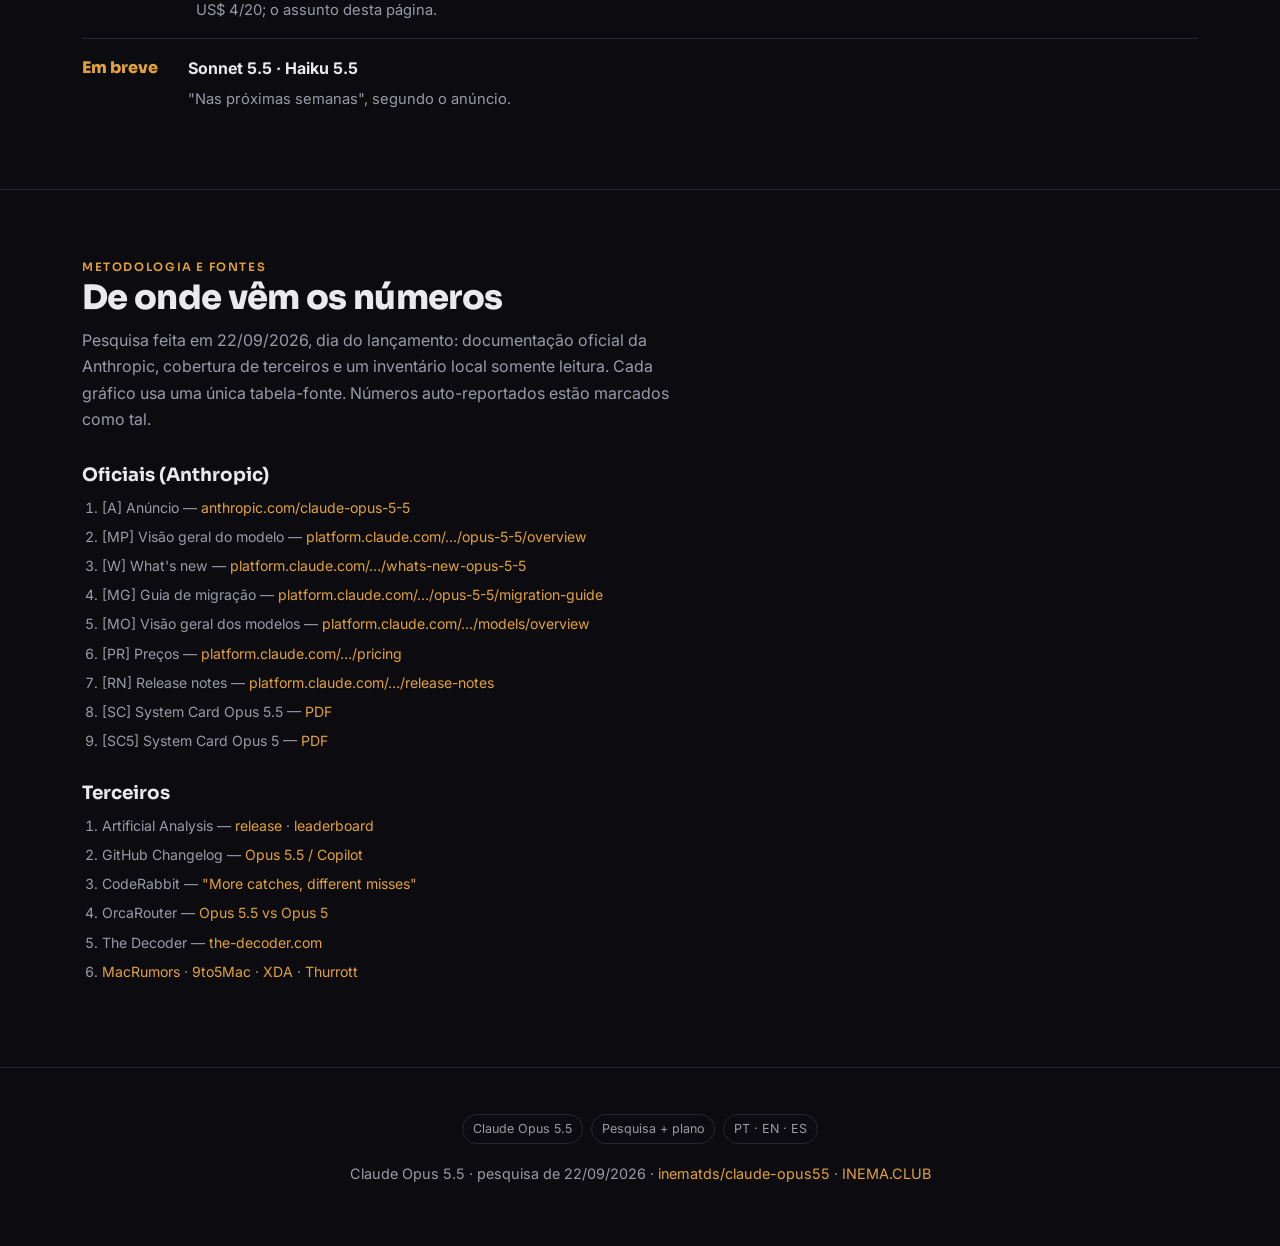
<file: guia/index.html>
<!DOCTYPE html>
<!-- GERADO por scripts/build.py a partir de src/guia.template.html + i18n/<idioma>.json. Não edite o HTML gerado. -->
<html lang="pt-BR">
<head>
<meta charset="utf-8">
<meta name="viewport" content="width=device-width, initial-scale=1">
<title>Claude Opus 5.5 — Pesquisa e Plano de Atualização</title>
<meta name="description" content="Pesquisa sobre o Claude Opus 5.5 (lançado em 22/09/2026): preços, benchmarks em gráficos, mudanças de API e o plano de atualização dos sistemas INEMA.">
<meta property="og:title" content="Claude Opus 5.5 — Pesquisa e Plano de Atualização">
<meta property="og:description" content="Pesquisa sobre o Claude Opus 5.5 (lançado em 22/09/2026): preços, benchmarks em gráficos, mudanças de API e o plano de atualização dos sistemas INEMA.">
<meta property="og:image" content="https://inematds.github.io/claude-opus55/capa/capa.png">
<link rel="alternate" hreflang="pt-BR" href="https://inematds.github.io/claude-opus55/guia/">
<link rel="alternate" hreflang="en" href="https://inematds.github.io/claude-opus55/guia/en/">
<link rel="alternate" hreflang="es" href="https://inematds.github.io/claude-opus55/guia/es/">
<link rel="alternate" hreflang="x-default" href="https://inematds.github.io/claude-opus55/guia/">
<link rel="preconnect" href="https://fonts.googleapis.com">
<link rel="preconnect" href="https://fonts.gstatic.com" crossorigin>
<link href="https://fonts.googleapis.com/css2?family=Sora:wght@400;600;800&family=Inter:wght@400;500;600&family=JetBrains+Mono:wght@400;600&display=swap" rel="stylesheet">
<style>
  :root{
    --bg:#0c0c10; --bg2:#14141b; --card:#16161e; --line:#272730;
    --txt:#e9e9ee; --mut:#9a9aa6; --amb:#E2A23B; --amb2:#f0c070; --sky:#38bdf8; --pro:#cbd5e1;
    color-scheme:dark;
  }
  body.light{
    --bg:#f6f7f9; --bg2:#eceef2; --card:#ffffff; --line:#e1e3ea;
    --txt:#1a1a22; --mut:#5b5b68; --amb:#b9791d; --amb2:#a16207; --sky:#0369a1; --pro:#b45309;
    color-scheme:light;
  }
  body.light .hero .glow{opacity:.5}
  body.light pre{background:#0e0e14;color:#d6d6e0}
  body.light pre .c{color:#8a8a98}
  *{box-sizing:border-box}
  html{scroll-behavior:smooth}
  body{margin:0;background:var(--bg);color:var(--txt);font:16px/1.65 Inter,system-ui,sans-serif;-webkit-font-smoothing:antialiased}
  h1,h2,h3{font-family:Sora,sans-serif;line-height:1.15;margin:0}
  a{color:var(--amb);text-decoration:none}
  code,pre{font-family:"JetBrains Mono",monospace}
  .wrap{max-width:1160px;margin:0 auto;padding:0 22px}
  .mut{color:var(--mut)} .amb{color:var(--amb)}
  .chip{display:inline-block;font-size:.72rem;letter-spacing:.14em;text-transform:uppercase;color:var(--amb);font-weight:600;font-family:Sora}
  nav{position:sticky;top:0;z-index:30;backdrop-filter:blur(12px);background:rgba(12,12,16,.78);border-bottom:1px solid var(--line)}
  nav .wrap{display:flex;align-items:center;gap:22px;height:60px}
  nav .brand{display:flex;align-items:center;gap:8px;font-family:Sora;font-weight:800;letter-spacing:-.02em;color:var(--amb)}
  nav .brand .emoji{font-size:1.25rem}
  nav .sep{color:var(--mut);opacity:.45}
  nav .inema{color:var(--sky);font-weight:600;font-size:.88rem;font-family:Sora}
  nav .inema:hover{filter:brightness(1.15)}
  nav .pro{color:var(--pro);font-weight:600;font-size:.88rem;font-family:Sora}
  nav .pro:hover{filter:brightness(1.15)}
  nav .clubpro{display:inline-flex;align-items:center;gap:6px}
  nav .links{margin-left:auto;display:flex;align-items:center;gap:20px;font-size:.92rem}
  nav .links a.sec{color:var(--mut)} nav .links a.sec:hover{color:var(--txt)}
  .tgl{background:var(--bg2);border:1px solid var(--line);color:var(--txt);width:38px;height:38px;border-radius:10px;cursor:pointer;display:inline-flex;align-items:center;justify-content:center;font-size:1.05rem}
  .tgl:hover{border-color:var(--amb)}
  .btn{display:inline-block;background:var(--amb);color:#1a1206;font-weight:600;padding:.6em 1.05em;border-radius:10px;font-family:Sora}
  .btn.ghost{background:transparent;color:var(--txt);border:1px solid var(--line)}
  @media(max-width:760px){nav .links a.sec{display:none}}
  .hero{position:relative;overflow:hidden;border-bottom:1px solid var(--line)}
  .hero .glow{position:absolute;inset:-40% -20% auto auto;width:70%;height:600px;background:radial-gradient(closest-side,rgba(226,162,59,.22),transparent 70%);pointer-events:none}
  .hero .wrap{display:grid;grid-template-columns:1.1fr .9fr;gap:40px;align-items:center;padding:74px 22px}
  .hero h1{font-size:clamp(2.2rem,5vw,3.5rem);font-weight:800;letter-spacing:-.025em}
  .hero p.lead{font-size:1.18rem;color:var(--mut);margin:1.1em 0 1.6em;max-width:34ch}
  .hero .cta{display:flex;gap:12px;flex-wrap:wrap}
  .hero figure{margin:0;border-radius:16px;overflow:hidden;border:1px solid var(--line);box-shadow:0 30px 80px -30px #000}
  .hero figure img{width:100%;display:block}
  @media(max-width:780px){.hero .wrap{grid-template-columns:1fr;padding:48px 22px}}
  section{padding:62px 0;border-bottom:1px solid var(--line)}
  section h2{font-size:clamp(1.5rem,3.4vw,2.1rem);font-weight:800;letter-spacing:-.02em}
  section .sub{color:var(--mut);margin:.6em 0 2em;max-width:62ch}
  .grid{display:grid;gap:16px}
  .g3{grid-template-columns:repeat(3,1fr)} .g4{grid-template-columns:repeat(4,1fr)} .g2{grid-template-columns:repeat(2,1fr)}
  @media(max-width:820px){.g3,.g4{grid-template-columns:1fr 1fr}}
  @media(max-width:540px){.g2,.g3,.g4{grid-template-columns:1fr}}
  .card{background:var(--card);border:1px solid var(--line);border-radius:14px;padding:20px}
  .card h3{font-size:1.05rem;margin-bottom:.4em}
  .card p{color:var(--mut);font-size:.92rem;margin:0}
  .num{display:inline-flex;width:30px;height:30px;align-items:center;justify-content:center;border-radius:8px;background:rgba(226,162,59,.14);color:var(--amb);font-family:Sora;font-weight:800;font-size:.9rem;margin-bottom:.7em}
  .flow{display:flex;flex-wrap:wrap;gap:8px;align-items:center;margin-top:10px}
  .flow span{background:var(--bg2);border:1px solid var(--line);border-radius:999px;padding:.45em .9em;font-size:.85rem;font-family:Sora;font-weight:600}
  .flow .arr{color:var(--amb);border:none;background:none;padding:0 .1em}
  pre{background:#0a0a0e;border:1px solid var(--line);border-radius:12px;padding:16px 18px;overflow:auto;font-size:.86rem;line-height:1.6;color:#d6d6e0}
  pre .c{color:#6f6f7c} pre .k{color:var(--amb2)} pre .s{color:#9ece6a}
  .step{display:grid;grid-template-columns:46px 1fr;gap:16px;margin-bottom:26px}
  .step .b{width:46px;height:46px;border-radius:12px;background:var(--amb);color:#1a1206;font-family:Sora;font-weight:800;font-size:1.25rem;display:flex;align-items:center;justify-content:center}
  .step h3{font-size:1.12rem;margin-bottom:.3em}
  .step p{color:var(--mut);margin:.2em 0 .7em}
  .ex{display:grid;grid-template-columns:1fr 1fr;gap:18px}
  @media(max-width:680px){.ex{grid-template-columns:1fr}}
  .ex figure{margin:0;border-radius:14px;overflow:hidden;border:1px solid var(--line)}
  .ex figure img{width:100%;display:block}
  .ex figcaption{padding:12px 14px;font-size:.88rem;color:var(--mut);background:var(--card)}
  .phase{display:flex;gap:14px;padding:16px 0;border-bottom:1px solid var(--line)}
  .phase:last-child{border:none}
  .phase .tag{flex:0 0 92px;font-family:Sora;font-weight:800;color:var(--amb)}
  .phase .d strong{display:block;margin-bottom:.2em}
  .phase .d span{color:var(--mut);font-size:.92rem}
  footer{padding:46px 0;text-align:center;color:var(--mut);font-size:.9rem}
  .pill{display:inline-block;border:1px solid var(--line);border-radius:999px;padding:.3em .8em;font-size:.78rem;color:var(--mut);margin:0 4px}
  /* ── extensões desta página (gráficos, tabelas, notas, idiomas). O CSS do template fica intacto. ── */
  :root{ --s1:#d95926; --s2:#3987e5; --s3:#199e70; --neutral:#4a4a56; --grid:#272730; --ok:#6fae6f; --warn:#d9b25a; --bad:#e06a5a; }
  body.light{ --s1:#eb6834; --s2:#2a78d6; --s3:#1baf7a; --neutral:#c3c4cc; --grid:#e1e3ea; --ok:#2f7d32; --warn:#8a6400; --bad:#b3261e; }
  body.light nav{background:rgba(246,247,249,.85)}
  code{font-size:.86em;background:var(--bg2);border:1px solid var(--line);border-radius:5px;padding:1px 5px;word-break:break-word}
  pre code{background:none;border:0;padding:0;font-size:inherit}
  .lang{display:inline-flex;border:1px solid var(--line);border-radius:10px;overflow:hidden;font-family:Sora;font-size:.78rem;font-weight:600}
  .lang a{padding:.45em .6em;color:var(--mut)}
  .lang a.on{background:var(--amb);color:#1a1206}
  .stat .v{font-family:Sora;font-weight:800;font-size:2rem;letter-spacing:-.02em;color:var(--txt);margin:.1em 0}
  .stat .k{font-size:.72rem;letter-spacing:.12em;text-transform:uppercase;color:var(--amb);font-family:Sora;font-weight:600}
  ul.feat{list-style:none;padding:0;margin:26px 0 0;display:grid;gap:12px}
  ul.feat li{padding-left:24px;position:relative;color:var(--txt)}
  ul.feat li::before{content:"";position:absolute;left:0;top:10px;width:8px;height:8px;border-radius:50%;background:var(--amb)}
  .tblwrap{overflow-x:auto;margin:14px 0 8px;border:1px solid var(--line);border-radius:14px;background:var(--card)}
  table{width:100%;border-collapse:collapse;font-size:.9rem}
  th,td{text-align:left;padding:11px 13px;border-bottom:1px solid var(--line);vertical-align:top}
  tr:last-child td{border-bottom:0}
  th{color:var(--mut);font-weight:600;font-size:.7rem;text-transform:uppercase;letter-spacing:.08em;background:var(--bg2);white-space:nowrap;font-family:Sora}
  td.n,th.n{font-variant-numeric:tabular-nums;text-align:right;white-space:nowrap}
  tr.hl td{background:rgba(226,162,59,.09)}
  .prio{display:inline-block;font-size:.68rem;font-weight:700;letter-spacing:.06em;border-radius:6px;padding:2px 8px;white-space:nowrap;font-family:Sora}
  .prio.alta{color:var(--bad);border:1px solid var(--bad)}
  .prio.media{color:var(--warn);border:1px solid var(--warn)}
  .prio.baixa{color:var(--mut);border:1px solid var(--line)}
  .prio.ok{color:var(--ok);border:1px solid var(--ok)}
  .note{background:var(--bg2);border-left:3px solid var(--warn);border-radius:0 12px 12px 0;padding:16px 20px;margin:18px 0}
  .note.amb{border-left-color:var(--amb)}
  .note strong.t{display:block;color:var(--warn);margin-bottom:6px;font-family:Sora}
  .note.amb strong.t{color:var(--amb)}
  .note ul{margin:0;padding-left:18px}
  .note li{color:var(--mut);font-size:.9rem;margin-bottom:5px}
  .src{font-size:.78rem;color:var(--mut);opacity:.85;margin:6px 0 0}
  .chart{background:var(--card);border:1px solid var(--line);border-radius:14px;padding:20px 20px 14px;margin:16px 0 20px}
  .chart .ct{font-family:Sora;font-weight:600;font-size:1.02rem}
  .chart .cs{font-size:.85rem;color:var(--mut);margin:2px 0 12px}
  .legend{display:flex;flex-wrap:wrap;gap:14px;font-size:.84rem;color:var(--mut);margin-bottom:10px}
  .legend span{display:inline-flex;align-items:center;gap:6px}
  .legend i{width:12px;height:12px;border-radius:3px;display:inline-block}
  .hb .row{display:grid;grid-template-columns:minmax(120px,210px) 1fr;gap:12px;align-items:center;padding:5px 0}
  .hb .lab{font-size:.84rem;line-height:1.25}
  .hb .bars{display:grid;gap:2px}
  .hb .bar{height:11px;display:flex;align-items:center}
  .hb .fill{height:100%;border-radius:0 4px 4px 0;min-width:2px}
  .hb .val{font-size:.74rem;color:var(--mut);margin-left:6px;font-variant-numeric:tabular-nums;white-space:nowrap}
  .hb .bar:hover .fill{filter:brightness(1.15)}
  .hb.single .bar{height:16px}
  .hb.single .val{font-size:.8rem;color:var(--txt)}
  details.data{margin-top:8px;font-size:.84rem}
  details.data summary{cursor:pointer;color:var(--mut)}
  #tip{position:fixed;pointer-events:none;z-index:50;background:var(--txt);color:var(--bg);font-size:.8rem;line-height:1.4;padding:7px 10px;border-radius:8px;opacity:0;transition:opacity .1s;max-width:260px}
  svg text{fill:var(--mut);font-size:11px;font-family:Inter,sans-serif}
  svg .axis{stroke:var(--grid)}
  ol.srcs{padding-left:20px;display:grid;gap:6px;margin:10px 0 22px}
  ol.srcs li{font-size:.88rem;color:var(--mut);word-break:break-word}
  section h3.h{font-size:1.15rem;margin:30px 0 8px}
  @media(max-width:560px){ .hb .row{grid-template-columns:1fr;gap:3px} .wrap{padding:0 16px} nav .wrap{gap:12px} nav .brand{font-size:.95rem} }
  .step>div,.hero .wrap>div,.grid>*,.hb .row>*{min-width:0}
  nav .brand{white-space:nowrap}
  @media(max-width:560px){ nav .wrap{flex-wrap:wrap;height:auto;padding-top:8px;padding-bottom:8px;row-gap:8px} nav .links{margin-left:0;gap:10px} }

</style>
</head>
<body>
<div id="tip" role="tooltip"></div>

<nav><div class="wrap">
  <a class="brand" href="#top"><span class="emoji">🧠</span> Opus 5.5</a>
  <span class="sep">|</span>
  <span class="clubpro">
    <a class="inema" href="https://inema.club" target="_blank" rel="noopener">INEMA.CLUB</a>
    <span class="sep">-</span>
    <a class="pro" href="https://inema.pro" target="_blank" rel="noopener">PRO</a>
  </span>
  <div class="links">
    <a class="sec" href="#oque">Resumo</a>
    <a class="sec" href="#precos">Preços</a>
    <a class="sec" href="#benchmarks">Benchmarks</a>
    <a class="sec" href="#api">API</a>
    <a class="sec" href="#sistemas">Sistemas</a>
    <a class="sec" href="#guia">Plano</a>
    <span class="lang" aria-label="Idioma"><a href="./" class="on" hreflang="pt-BR">PT</a><a href="en/" class="" hreflang="en">EN</a><a href="es/" class="" hreflang="es">ES</a></span>
    <button class="tgl" id="themeToggle" aria-label="Alternar tema" title="Alternar tema">🌙</button>
    <a class="btn" href="https://github.com/inematds/claude-opus55" target="_blank" rel="noopener">GitHub</a>
  </div>
</div></nav>

<header class="hero" id="top">
  <div class="glow"></div>
  <div class="wrap">
    <div>
      <span class="chip">Pesquisa · lançamento de 22/09/2026</span>
      <h1>Claude Opus 5.5: <span class="amb">mais barato</span>, mais forte e com API nova</h1>
      <p class="lead">Preços, benchmarks, o que muda na API e o que atualizar em cada sistema para usar o novo modelo.</p>
      <div class="cta">
        <a class="btn" href="#guia">Ver o plano de atualização</a>
        <a class="btn ghost" href="https://github.com/inematds/claude-opus55" target="_blank" rel="noopener">Ver no GitHub</a>
      </div>
    </div>
    <figure><img src="assets/banner.jpg" alt="Banner Claude Opus 5.5: pesquisa e plano de atualização"></figure>
  </div>
</header>

<section id="oque"><div class="wrap">
  <span class="chip">Resumo</span>
  <h2>Mais barato que o Opus 5, à frente dele em quase tudo</h2>
  <p class="sub">E com quatro mudanças de API que quebram código antigo. API ID <code>claude-opus-5-5</code>, 1M de contexto, 128K de saída, effort padrão <code>medium</code>.</p>
  <div class="grid g3">
    <div class="card stat"><div class="k">Preço vs Opus 5</div><div class="v">−20%</div><p>US$ 4/20 contra 5/25 por milhão de tokens</p></div>
    <div class="card stat"><div class="k">Cache read</div><div class="v">−60%</div><p>US$ 0,20 contra 0,50</p></div>
    <div class="card stat"><div class="k">Custo por tarefa</div><div class="v">−40%</div><p>aproximado; estimativa da Anthropic na configuração padrão</p></div>
    <div class="card stat"><div class="k">SWE-bench Pro</div><div class="v">89,9</div><p>Opus 5: 79,2 (system card, effort max)</p></div>
    <div class="card stat"><div class="k">Terminal-Bench 4.0</div><div class="v">66,4%</div><p>+14 pontos sobre o Opus 5</p></div>
    <div class="card stat"><div class="k">AA Intelligence Index</div><div class="v">58</div><p>1º lugar na Artificial Analysis em 22/09/2026</p></div>
  </div>
  <ul class="feat">
    <li><b>Lançado em 22/09/2026</b>, o primeiro da família "Claude 5.5". Sonnet 5.5 e Haiku 5.5 chegam "nas próximas semanas".</li>
    <li><b>Disponível em</b> claude.ai (Pro, Max, Team, Enterprise), Claude Code, API, Bedrock (<code>anthropic.claude-opus-5-5</code>), Vertex, Foundry, Claude Platform on AWS e GitHub Copilot.</li>
    <li><b>Recomendação oficial:</b> "comece pelo Opus 5.5 na maioria das cargas". O Fable 5.1 fica para raciocínio muito exigente.</li>
    <li><b>Thinking sempre ligado.</b> A alavanca de custo e latência passa a ser o <code>effort</code>, e o padrão caiu de <code>high</code> para <code>medium</code>.</li>
    <li><b>No nosso servidor já está em uso:</b> no Claude Code 2.1.280 o alias <code>opus</code> resolve para <code>claude-opus-5-5</code> (testado em 22/09). Nenhum sistema fixa o ID novo ainda.</li>
  </ul>
</div></section>

<section id="precos"><div class="wrap">
  <span class="chip">Preços</span>
  <h2>O Opus mais barato até hoje</h2>
  <p class="sub">E com o maior desconto de cache da linha Opus.</p>
  <div class="chart" id="c-preco-out"></div>
  <div class="chart" id="c-preco-cache"></div>
  <div class="tblwrap"><table>
    <thead><tr><th>Modelo</th><th class="n">Entrada</th><th class="n">Saída</th><th class="n">Cache read</th><th class="n">Batch (in/out)</th><th class="n">Fast (in/out)</th></tr></thead>
    <tbody>
      <tr><td>Fable 5.1</td><td class="n">10</td><td class="n">50</td><td class="n">0,25</td><td class="n">5 / 25</td><td class="n">—</td></tr>
      <tr class="hl"><td><b>Opus 5.5</b></td><td class="n"><b>4</b></td><td class="n"><b>20</b></td><td class="n"><b>0,20</b></td><td class="n">2 / 10</td><td class="n">8 / 40</td></tr>
      <tr><td>Opus 5</td><td class="n">5</td><td class="n">25</td><td class="n">0,50</td><td class="n">2,50 / 12,50</td><td class="n">10 / 50</td></tr>
      <tr><td>Opus 4.8</td><td class="n">5</td><td class="n">25</td><td class="n">0,50</td><td class="n">2,50 / 12,50</td><td class="n">10 / 50</td></tr>
      <tr><td>Sonnet 5</td><td class="n">2</td><td class="n">10</td><td class="n">0,20</td><td class="n">1 / 5</td><td class="n">—</td></tr>
      <tr><td>Haiku 4.5</td><td class="n">1</td><td class="n">5</td><td class="n">0,10</td><td class="n">0,50 / 2,50</td><td class="n">—</td></tr>
    </tbody>
  </table></div>
  <p class="src">US$ por milhão de tokens. Fonte: página oficial de preços da Anthropic [PR]. Fast mode é research preview e existe só na Claude API.</p>
  <div class="note amb"><strong class="t">O que isso significa na prática</strong>
    <ul><li>Com o cache read a 0,05x da entrada, sessões longas de agente que releem o mesmo prefixo (bots, Claude Code) ficam bem mais baratas. Em compensação, um cache miss pesa mais em termos relativos.</li><li>Nas assinaturas (Claude Code, claude.ai) o preço por token não aparece, mas a Anthropic aumentou os limites de 5 horas nos planos pagos.</li></ul>
  </div>
</div></section>

<section id="benchmarks"><div class="wrap">
  <span class="chip">Benchmarks</span>
  <h2>Supera o Opus 5 e o Fable 5.1 em quase todo teste do system card</h2>
  <p class="sub">E perde para o GPT-6 Astra em três.</p>
  <div class="chart" id="c-bench"></div>
  <div class="chart" id="c-aa"></div>
  <div class="note"><strong class="t">Leia com cuidado</strong>
    <ul><li>Os números oficiais são <b>auto-reportados</b> e medidos em effort <code>max</code> (Terminal-Bench em <code>xhigh</code>), com os safeguards de produção ligados. Vários foram rodados por parceiros (Cognition, Cursor, Zapier, Artificial Analysis).</li><li>A Anthropic reavalia modelos antigos a cada system card. O Opus 5 tem 1861 no GDPval-AA v2 no card dele e 1708 no v2.1 no card do 5.5. <b>Não misture tabelas.</b></li><li>Onde o Opus 5.5 perde: Terminal-Bench-Science (58,7 contra 64,6 do GPT-6 Astra), AutomationBench (40,0 contra 41,4), FrontierSWE v2 (62,3 contra 65,5) e OfficeQA (para o Fable 5.1).</li><li>Não foram reportados para o 5.5: SWE-bench Verified, ARC-AGI, GPQA, AIME/USAMO, BrowseComp e τ-bench. O modelo ainda não aparece no LMArena.</li><li>A própria Anthropic diz que "as margens de benchmark se tornaram um guia menos confiável" e que a distância real para o Fable 5.1 "é menor do que as notas sugerem".</li></ul>
  </div>
</div></section>

<section id="effort"><div class="wrap">
  <span class="chip">Effort × custo</span>
  <h2>Em high, o Opus 5.5 já passa o Fable 5.1 em max</h2>
  <p class="sub">Por menos de um quarto do custo por tarefa, segundo a Artificial Analysis.</p>
  <div class="chart" id="c-effort"></div>
  <ul class="feat">
    <li><b>O padrão agora é <code>medium</code>.</b> Quem não define o effort cai um degrau em relação ao Opus 5. Nos testes da Anthropic, o 5.5 em <code>medium</code> supera o Opus 5 em <code>high</code> em código e trabalho de conhecimento.</li>
    <li><b>Mais effort nem sempre rende mais.</b> No FrontierCode, <code>medium</code> marca 54,6% e <code>max</code> 54,4%. No CursorBench, subir de <code>medium</code> (52,5%, ~US$ 3 por tarefa) para <code>max</code> (57,8%) rende cerca de 5 pontos, pagando mais por tarefa.</li>
    <li><b>No mesmo nível, pensa mais por turno</b> que o Opus 5, sobretudo em <code>xhigh</code> e <code>max</code>. Deixe folga no <code>max_tokens</code> (64K é o ponto de partida sugerido para turnos longos de agente).</li>
  </ul>
  <h3 style="margin-top:34px">Na prática: o mesmo app em seis níveis</h3>
  <p class="sub">Teste de terceiros (24/09/2026): o mesmo <code>/goal</code> no Claude Code em todos os níveis, transformando ~105 GB de gravações de um evento em uma conferência 3D explorável. É uma rodada por nível, com o julgamento visual do autor, e custo estimado em preço de API.</p>
  <div class="tblwrap"><table>
    <thead><tr><th>Effort</th><th>Tempo</th><th>Custo (est.)</th><th>Tokens</th><th>Checks</th><th>Resultado</th></tr></thead>
    <tbody>
      <tr><td><code>low</code></td><td>16m43s</td><td>US$ 3,91</td><td>191k</td><td>22</td><td>Funciona, mas com marca errada e vídeos estáticos</td></tr>
      <tr><td><code>medium</code></td><td>1h13m</td><td>US$ 12,44</td><td>419k</td><td>23</td><td>O maior salto de qualidade</td></tr>
      <tr><td><code>high</code></td><td>1h07m</td><td>US$ 16,31</td><td>~559k</td><td>22</td><td>Mais detalhe e narrativa</td></tr>
      <tr class="hl"><td><code>xhigh</code></td><td>1h30m</td><td>US$ 25,92</td><td>~723k</td><td>34</td><td><b>Preferido pelo autor</b></td></tr>
      <tr><td><code>max</code></td><td>2h28m</td><td>US$ 50,38</td><td>1,18M</td><td>51</td><td>2× o custo do xhigh e com mais bugs</td></tr>
      <tr><td>ultracode</td><td>1h35m</td><td>US$ 18,69</td><td>?</td><td>42</td><td>Não criou workflows; funcionou como xhigh</td></tr>
    </tbody>
  </table></div>
  <p class="sub">O experimento do GPT-6 Astra com o mesmo desenho chegou ao mesmo padrão: o nível máximo não foi o preferido, e lá o vencedor foi o <code>medium</code>. Gráficos, os oito padrões e os limites dos dados estão em <a href="https://inematds.github.io/modelos/guia/esforco/">Esforço na prática</a>.</p>
  <div class="note" style="border-left-color:var(--amb)"><strong class="t">Opinião do Nei</strong>
    <p>Usar o Opus 5.5 em <code>medium</code> é a melhor opção para o dia a dia. Suba para <code>high</code> quando precisar de mais raciocínio e deixe o <code>xhigh</code> para caso extremo. O mesmo vale para o GPT-6 Astra. O <code>max</code> fica de fora. É uma opinião registrada, não uma regra.</p>
  </div>
</div></section>

<section id="api"><div class="wrap">
  <span class="chip">Mudanças de API</span>
  <h2>Quatro breaking changes e uma mudança silenciosa</h2>
  <p class="sub">Em relação ao Opus 5. Quem vem do 4.x também herda as restrições anteriores.</p>
  <div class="tblwrap"><table>
    <thead><tr><th>#</th><th>O que muda</th><th>Erro</th><th>Como migrar</th></tr></thead>
    <tbody>
      <tr><td>1</td><td><b>Thinking não desliga.</b> <code>{type:"disabled"}</code> e <code>budget_tokens</code> são rejeitados em qualquer effort.</td><td>400</td><td>Omitir <code>thinking</code> (ou usar <code>adaptive</code>) e controlar pelo <code>output_config.effort</code>. Para latência baixa, <code>low</code>.</td></tr>
      <tr><td>2</td><td><b>Sem forced tool use.</b> <code>tool_choice</code> <code>any</code>/<code>tool</code> rejeitados, inclusive em Batches e count_tokens.</td><td>400</td><td><code>auto</code> + <code>strict: true</code> + instrução no prompt, e conferir se a chamada veio. Para extrair JSON, structured outputs.</td></tr>
      <tr><td>3</td><td><b>Preserved thinking.</b> Thinking blocks ficam presos ao modelo e à conversa. Contas criadas a partir de 31/08/2026 levam 400 se o histórico for editado.</td><td>400 / descarte</td><td>Histórico só por acréscimo. Mensagem <code>system</code> no meio da conversa em vez de editar o <code>system</code>. Ou o beta <code>thinking-binding-controls</code> com <code>drop_block</code>.</td></tr>
      <tr><td>4</td><td><b>Computer use</b> só pelo <code>computer_toolset_20260801</code>. O <code>computer_20251124</code> é rejeitado (API e Google Cloud).</td><td>400</td><td>Trocar a declaração da tool e o loop do agente (a ação vira o <code>name</code> do bloco, vários por turno).</td></tr>
      <tr><td>5</td><td><b>Texto entre tool calls</b> passa a vir em thinking blocks de progresso, vazios no <code>display</code> padrão.</td><td>nenhum</td><td><code>thinking.display: "updates"</code> (beta) ou <code>"summarized"</code>, e renderizar esses blocos.</td></tr>
    </tbody>
  </table></div>
  <h3 class="h">Antes e depois (Python)</h3>
<pre><span class="c"># Antes: aceito no Opus 5, 400 no Opus 5.5</span>
client.messages.create(model=<span class="s">"claude-opus-5"</span>, max_tokens=16000,
    thinking={<span class="s">"type"</span>: <span class="s">"disabled"</span>}, temperature=0.4, messages=[...])

<span class="c"># Depois: thinking sempre ligado, effort é o controle</span>
client.messages.create(model=<span class="s">"claude-opus-5-5"</span>, max_tokens=16000,
    output_config={<span class="s">"effort"</span>: <span class="s">"low"</span>}, messages=[...])</pre>
  <h3 class="h">Também herdado (para quem vem do 4.x)</h3>
  <ul class="feat">
    <li><code>temperature</code>, <code>top_p</code> e <code>top_k</code> com valor fora do padrão dão 400 desde o Opus 4.7.</li>
    <li>Prefill de mensagem do assistente dá 400 desde o Opus 4.6.</li>
    <li>O tokenizer do 4.7 em diante gera de 1x a 1,35x mais tokens que os modelos anteriores.</li>
  </ul>
  <h3 class="h">Segurança</h3>
  <p class="mut">Primeiro Opus com classificadores de <b>cyber, bio</b> e <b>anti-extração de raciocínio</b> (<code>reasoning_extraction</code>). Uma recusa volta como HTTP 200 com <code>stop_reason: "refusal"</code>. A recomendação é ligar o fallback do lado do servidor (<code>fallbacks: "default"</code>), sabendo que o modelo de fallback roda sem os thinking blocks do 5.5. O system card não cita nível ASL e aponta ressalvas: o modelo segue mais instruções maliciosas coladas pelo usuário e aceita mais alegações de autorização que não podem ser verificadas.</p>
</div></section>

<section id="sistemas"><div class="wrap">
  <span class="chip">Sistemas</span>
  <h2>Onde o Claude roda hoje nos sistemas INEMA</h2>
  <p class="sub">Inventário somente leitura do servidor em 22/09/2026: modelo, forma de chamada, o que fazer e prioridade.</p>
  <div class="note"><strong class="t">Dois achados que vêm antes de qualquer troca de modelo</strong>
    <ul><li><b>Há dois <code>claude</code> instalados.</b> <code>~/.local/bin/claude</code> é a 2.1.280 e <code>/usr/bin/claude</code> é a 2.1.63, de um npm global antigo. Os 17 <code>yt-scheduler*.service</code> e dois crons põem <code>/usr/bin</code> antes no PATH, então rodam a versão antiga, que usa o <code>claude-opus-4-6</code> por padrão. Trocar modelo em config não chega neles.</li><li><b>O openpcbotv2 usa o Agent SDK 0.2.50</b>, que traz um CLI 2.1.50 embutido. Primeiro atualizar o SDK, depois trocar o ID.</li></ul>
  </div>
  <div class="chart" id="c-inv"></div>
  <div class="tblwrap"><table>
    <thead><tr><th>Sistema</th><th>Hoje</th><th>Como chama</th><th>O que fazer</th><th>Prioridade</th></tr></thead>
    <tbody>
      <tr><td><b>yt-pub-lives</b> (17 schedulers)</td><td><code>claude-opus-4-6</code> (padrão da 2.1.63)</td><td><code>claude -p</code>, CLI antigo</td><td>Corrigir o PATH das units (ou atualizar o <code>/usr/bin/claude</code>) e passar <code>--model opus</code> explícito.</td><td><span class="prio alta">ALTA</span></td></tr>
      <tr><td><b>openpcbotv2</b></td><td><code>claude-opus-5</code>, effort low</td><td>Agent SDK 0.2.50</td><td>Atualizar o SDK, trocar para <code>claude-opus-5-5</code> nos <code>agent.yaml</code>, manter o effort explícito e incluir <code>xhigh</code> no tipo.</td><td><span class="prio alta">ALTA</span></td></tr>
      <tr><td><b>openpcbotv3</b></td><td>alias <code>opus</code> → <b>já é 5.5</b></td><td>CLI 2.1.280</td><td>Nada no modelo. Conferir que o effort está explícito no yaml (o padrão do 5.5 é <code>medium</code>).</td><td><span class="prio ok">OK</span></td></tr>
      <tr><td>openpcbotv3 (tiers OpenRouter)</td><td>haiku-4.5 / sonnet-5</td><td>OpenRouter, <code>temperature 0.4</code></td><td>Se o tier premium virar Opus 5.5, tirar o <code>temperature</code>. Corrigir a tabela de preço do opus-5 (está 15/75; o certo é 5/25).</td><td><span class="prio media">MÉDIA</span></td></tr>
      <tr><td><b>cerebro-vip</b> (API de chat)</td><td>opus-4.8, sonnet-5, fable-5 (padrão glm-5.2)</td><td>OpenRouter, <code>temperature 0.2</code></td><td>Incluir o Opus 5.5 na lista e não enviar <code>temperature</code> para modelos Claude 4.7+.</td><td><span class="prio media">MÉDIA</span></td></tr>
      <tr><td>Crons do cerebro-vip e do telegramtopicosindex</td><td>alias <code>sonnet</code></td><td>CLI 2.1.63</td><td>Mesma correção de PATH dos schedulers.</td><td><span class="prio media">MÉDIA</span></td></tr>
      <tr><td>inemaccvbot (parado)</td><td><code>claude-opus-5</code>, effort low</td><td>CLI</td><td>Trocar para <code>claude-opus-5-5</code> quando for reativado.</td><td><span class="prio media">MÉDIA</span></td></tr>
      <tr><td>musicavideo</td><td><code>claude-fable-5</code></td><td>CLI</td><td>Decisão de produto: testar o Opus 5.5, que no system card supera o Fable 5.1 na maioria dos testes e custa 60% menos.</td><td><span class="prio media">MÉDIA</span></td></tr>
      <tr><td>inemaccbot (10 perfis)</td><td>alias <code>sonnet</code>, effort low</td><td>CLI</td><td>Nada agora. O Sonnet 5.5 chega em semanas e o alias sobe sozinho.</td><td><span class="prio baixa">BAIXA</span></td></tr>
      <tr><td>Portal (chat do site)</td><td>haiku-4.5</td><td>OpenRouter</td><td>Nada agora. Aguardar o Haiku 5.5.</td><td><span class="prio baixa">BAIXA</span></td></tr>
      <tr><td>iccmonit</td><td><code>claude-haiku-4-5-20251001</code></td><td>SDK Python</td><td>Manter. Se um dia for para o Opus 5.5, ler a resposta por <code>type</code> (hoje usa <code>content[0].text</code>, que quebra com thinking).</td><td><span class="prio baixa">BAIXA</span></td></tr>
      <tr><td>claudebot, inemabot, dsh-sandbox</td><td>sonnet-4-6, opus-4-6, sonnet-4.5</td><td>vários</td><td>Legado parado. Atualizar só se voltar a rodar.</td><td><span class="prio baixa">BAIXA</span></td></tr>
    </tbody>
  </table></div>
  <p class="src">Não usam Claude: inemanews, inemaeventos e as novidades do portal (Groq), webmcp-readiness, inemacbot, agentehermes, dsh-orchestrator e cerebro-pro.</p>
</div></section>

<section id="guia"><div class="wrap">
  <span class="chip">Plano de atualização · passo a passo</span>
  <h2>Do que destrava mais para o ajuste fino</h2>
  <p class="sub">Cinco passos com comandos reais. A ordem importa: sem o passo 1, as trocas de modelo não chegam aos serviços que rodam o CLI antigo.</p>

  <div class="step"><div class="b">1</div><div>
    <h3>Destravar o CLI</h3>
    <p>Descobrir qual <code>claude</code> cada serviço enxerga e fazer todos usarem a versão atual.</p>
<pre><span class="c"># ver as duas instalações</span>
<span class="k">which</span> -a claude; /usr/bin/claude --version; ~/.local/bin/claude --version
<span class="c"># opção A: atualizar o npm global antigo</span>
<span class="k">npm</span> i -g @anthropic-ai/claude-code@latest
<span class="c"># opção B: nas units yt-scheduler*.service, pôr ~/.local/bin antes no PATH</span>
Environment=PATH=/home/nmaldaner/.local/bin:/usr/local/bin:/usr/bin:/bin
<span class="k">systemctl</span> --user daemon-reload &amp;&amp; systemctl --user restart <span class="s">'yt-scheduler*'</span></pre>
  </div></div>

  <div class="step"><div class="b">2</div><div>
    <h3>Confirmar para onde o alias aponta</h3>
    <p>O alias <code>opus</code> acompanha o modelo mais novo. Prefira o alias a fixar um ID; fixe só onde a reprodutibilidade importa.</p>
<pre><span class="c"># que modelo respondeu de fato</span>
<span class="k">claude</span> --model opus -p <span class="s">"ok"</span> --output-format json | jq -c <span class="s">'.modelUsage|keys'</span>
<span class="c"># em 22/09/2026: ["claude-opus-5-5"]</span></pre>
  </div></div>

  <div class="step"><div class="b">3</div><div>
    <h3>Trocar o ID onde ele está fixo</h3>
    <p>No openpcbotv2, atualizar o Agent SDK antes e depois trocar o modelo nos <code>agent.yaml</code>, mantendo o effort explícito.</p>
<pre><span class="c"># 1) SDK atual (o 0.2.50 traz um CLI 2.1.50 embutido)</span>
<span class="k">npm</span> i @anthropic-ai/claude-agent-sdk@latest
<span class="c"># 2) agents/*/agent.yaml</span>
model: claude-opus-5-5
effort: low</pre>
  </div></div>

  <div class="step"><div class="b">4</div><div>
    <h3>Limpar as chamadas via OpenRouter</h3>
    <p>Antes de apontar para um Claude 4.7 ou mais novo, remover <code>temperature</code>, <code>top_p</code> e <code>top_k</code> do corpo da requisição. O slug do Opus 5.5 no OpenRouter ainda precisa ser conferido.</p>
<pre><span class="c"># sem temperature/top_p/top_k para Claude 4.7+</span>
{ <span class="s">"model"</span>: <span class="s">"anthropic/claude-opus-..."</span>, <span class="s">"messages"</span>: [...] }</pre>
  </div></div>

  <div class="step"><div class="b">5</div><div>
    <h3>Checklist oficial para código na API</h3>
    <p>Para qualquer código que chame a API diretamente (guia de migração da Anthropic).</p>
    <div class="tblwrap"><table>
      <thead><tr><th>Tipo</th><th>Item</th></tr></thead>
      <tbody>
        <tr><td><span class="prio alta">BLOQUEIA</span></td><td>ID <code>claude-opus-5-5</code> (Bedrock: <code>anthropic.claude-opus-5-5</code>).</td></tr>
        <tr><td><span class="prio alta">BLOQUEIA</span></td><td>Remover <code>thinking disabled</code> e <code>budget_tokens</code>. Dimensionar <code>max_tokens</code> para thinking + resposta. Ler os blocos por <code>type</code>.</td></tr>
        <tr><td><span class="prio alta">BLOQUEIA</span></td><td>Trocar <code>tool_choice</code> <code>any</code>/<code>tool</code> por <code>auto</code> + <code>strict</code>, ou structured outputs.</td></tr>
        <tr><td><span class="prio alta">BLOQUEIA</span></td><td>Computer use pelo <code>computer_toolset_20260801</code>.</td></tr>
        <tr><td><span class="prio alta">BLOQUEIA</span></td><td>Histórico só por acréscimo (preserved thinking). Tratar <code>stop_reason: "refusal"</code> e ligar o fallback.</td></tr>
        <tr><td><span class="prio media">AJUSTE</span></td><td>Definir o <code>effort</code> explicitamente e medir <code>low</code>/<code>medium</code> antes de subir.</td></tr>
        <tr><td><span class="prio media">AJUSTE</span></td><td>Interface que mostrava texto entre tool calls: <code>display: "updates"</code>.</td></tr>
        <tr><td><span class="prio media">AJUSTE</span></td><td>Refazer a medição de custo e latência. Rever prompts feitos para o Opus 5 (verbosidade, verificação).</td></tr>
      </tbody>
    </table></div>
  </div></div>
  <div class="note amb"><strong class="t">Nada foi alterado ainda</strong><ul><li>Esta página é a pesquisa e o plano. A aplicação nos sistemas em produção é um passo separado.</li></ul></div>
</div></section>

<section id="roadmap"><div class="wrap">
  <span class="chip">Linha do tempo</span>
  <h2>Nove lançamentos em dez meses</h2>
  <p class="sub">Datas da API, segundo as release notes da Anthropic.</p>
  <div class="phase"><div class="tag">24/11/2025</div><div class="d"><strong>Opus 4.5</strong><span>O parâmetro effort entra em beta.</span></div></div>
  <div class="phase"><div class="tag">05/02/2026</div><div class="d"><strong>Opus 4.6</strong><span>Adaptive thinking; budget_tokens depreciado; prefill removido.</span></div></div>
  <div class="phase"><div class="tag">16/04/2026</div><div class="d"><strong>Opus 4.7</strong><span>Tokenizer novo; parâmetros de amostragem rejeitados.</span></div></div>
  <div class="phase"><div class="tag">28/05/2026</div><div class="d"><strong>Opus 4.8</strong><span>1M de contexto por padrão.</span></div></div>
  <div class="phase"><div class="tag">09/06/2026</div><div class="d"><strong>Fable 5</strong><span>E o Mythos 5, restrito ao Project Glasswing.</span></div></div>
  <div class="phase"><div class="tag">30/06/2026</div><div class="d"><strong>Sonnet 5</strong><span>US$ 2/10 por milhão de tokens.</span></div></div>
  <div class="phase"><div class="tag">24/07/2026</div><div class="d"><strong>Opus 5</strong><span>US$ 5/25 por milhão de tokens.</span></div></div>
  <div class="phase"><div class="tag">01/09/2026</div><div class="d"><strong>Fable 5.1</strong><span>E o Mythos 5.1; cache read de US$ 0,25.</span></div></div>
  <div class="phase"><div class="tag">22/09/2026</div><div class="d"><strong>Opus 5.5</strong><span>US$ 4/20; o assunto desta página.</span></div></div>
  <div class="phase"><div class="tag">Em breve</div><div class="d"><strong>Sonnet 5.5 · Haiku 5.5</strong><span>"Nas próximas semanas", segundo o anúncio.</span></div></div>
</div></section>

<section id="fontes"><div class="wrap">
  <span class="chip">Metodologia e fontes</span>
  <h2>De onde vêm os números</h2>
  <p class="sub">Pesquisa feita em 22/09/2026, dia do lançamento: documentação oficial da Anthropic, cobertura de terceiros e um inventário local somente leitura. Cada gráfico usa uma única tabela-fonte. Números auto-reportados estão marcados como tal.</p>
  <h3 class="h">Oficiais (Anthropic)</h3>
  <ol class="srcs">
    <li>[A] Anúncio — <a href="https://www.anthropic.com/claude-opus-5-5">anthropic.com/claude-opus-5-5</a></li>
    <li>[MP] Visão geral do modelo — <a href="https://platform.claude.com/docs/en/models/opus-5-5/overview">platform.claude.com/…/opus-5-5/overview</a></li>
    <li>[W] What's new — <a href="https://platform.claude.com/docs/en/models/opus-5-5/whats-new-opus-5-5">platform.claude.com/…/whats-new-opus-5-5</a></li>
    <li>[MG] Guia de migração — <a href="https://platform.claude.com/docs/en/models/opus-5-5/migration-guide">platform.claude.com/…/opus-5-5/migration-guide</a></li>
    <li>[MO] Visão geral dos modelos — <a href="https://platform.claude.com/docs/en/about-claude/models/overview">platform.claude.com/…/models/overview</a></li>
    <li>[PR] Preços — <a href="https://platform.claude.com/docs/en/about-claude/pricing">platform.claude.com/…/pricing</a></li>
    <li>[RN] Release notes — <a href="https://platform.claude.com/docs/en/release-notes/overview">platform.claude.com/…/release-notes</a></li>
    <li>[SC] System Card Opus 5.5 — <a href="https://www-cdn.anthropic.com/fc1b44717c85dc068bc6ba5024219938094694bd/Claude%20Opus%205.5%20System%20Card.pdf">PDF</a></li>
    <li>[SC5] System Card Opus 5 — <a href="https://www-cdn.anthropic.com/c5fbac3f0b1280a933ebd26d3cb8bb9f5bdeaf48/Claude%20Opus%205%20System%20Card.pdf">PDF</a></li>
  </ol>
  <h3 class="h">Terceiros</h3>
  <ol class="srcs">
    <li>Artificial Analysis — <a href="https://artificialanalysis.ai/models/releases/claude-opus-5-5">release</a> · <a href="https://artificialanalysis.ai/leaderboards/models">leaderboard</a></li>
    <li>GitHub Changelog — <a href="https://github.blog/changelog/2026-09-22-claude-opus-5-5-is-now-available-in-github-copilot/">Opus 5.5 / Copilot</a></li>
    <li>CodeRabbit — <a href="https://www.coderabbit.ai/blog/opus-5-5-model-review">"More catches, different misses"</a></li>
    <li>OrcaRouter — <a href="https://www.orcarouter.ai/blog/claude-opus-5-5-vs-claude-opus-5">Opus 5.5 vs Opus 5</a></li>
    <li>The Decoder — <a href="https://the-decoder.com/claude-opus-5-5-matches-fable-5-1-at-40-percent-lower-cost-as-anthropic-promises-to-fix-claudish-writing/">the-decoder.com</a></li>
    <li><a href="https://www.macrumors.com/2026/09/22/anthropic-claude-opus-5-5/">MacRumors</a> · <a href="https://9to5mac.com/2026/09/22/anthropic-upgrades-claude-with-new-opus-5-5-model-details-here/">9to5Mac</a> · <a href="https://www.xda-developers.com/anthropic-releases-claude-opus-55-and-its-not-just-more-powerful-its-cheaper-too/">XDA</a> · <a href="https://www.thurrott.com/a-i/anthropic/341913/anthropic-releases-claude-opus-5-5">Thurrott</a></li>
  </ol>
</div></section>

<footer>
  <div class="wrap">
    <div class="pill">Claude Opus 5.5</div><div class="pill">Pesquisa + plano</div><div class="pill">PT · EN · ES</div>
    <p style="margin-top:18px">Claude Opus 5.5 · pesquisa de 22/09/2026 ·
      <a href="https://github.com/inematds/claude-opus55">inematds/claude-opus55</a> ·
      <a href="https://inema.club">INEMA.CLUB</a></p>
  </div>
</footer>

<script>
  (function(){
    var KEY='claude-opus55-theme';
    var b=document.body, t=document.getElementById('themeToggle');
    try{ if(localStorage.getItem(KEY)==='light'){ b.classList.add('light'); t.textContent='☀️'; } }catch(e){}
    t.addEventListener('click',function(){
      var light=b.classList.toggle('light');
      t.textContent=light?'☀️':'🌙';
      try{ localStorage.setItem(KEY, light?'light':'dark'); }catch(e){}
    });
  })();
</script>
<script>
var LOCALE='pt-BR', C={"ver_tabela": "Ver dados em tabela", "item": "Item", "col_usd": "US$/M", "col_idx": "Índice", "col_pts": "Pontos", "p_out_t": "Preço de saída por milhão de tokens", "p_out_s": "A saída concentra a maior parte do custo de agentes e bots.", "p_cache_t": "Cache read por milhão de tokens", "p_cache_s": "O Opus 5.5 lê cache pelo mesmo preço do Sonnet 5.", "src_pr": "Fonte: preços oficiais da Anthropic [PR].", "b_t": "Opus 5.5 vs Opus 5 vs Fable 5.1 (system card)", "b_s": "Pontuação em %, effort max, média de 5 execuções. Terminal-Bench em xhigh.", "b_src": "Fonte: System Card do Opus 5.5, Tabela 8.1.A [SC]. Auto-reportado; vários testes rodados por parceiros.", "hle": "HLE com tools", "aa_t": "Ranking independente: Artificial Analysis Intelligence Index", "aa_s": "Índice agregado de 10 avaliações (terceiro, não Anthropic). Lido em 22/09/2026.", "aa_src": "Fonte: Artificial Analysis, leaderboard v4.3.2.", "inv_t": "Onde cada modelo aparece nos projetos INEMA", "inv_s": "Pontos em código e config (sem testes nem tabelas de preço). Os 17 schedulers entram como opus-4-6 pelo CLI antigo.", "inv_src": "Fonte: inventário local somente leitura, 22/09/2026.", "alias_opus": "alias opus (= 5.5)", "e_t": "Inteligência × custo por tarefa", "e_s": "Artificial Analysis Intelligence Index. Linha: Opus 5.5 nos cinco níveis de effort. Pontos: concorrentes no melhor effort.", "e_leg1": "Opus 5.5 (low → max)", "e_leg2": "Outros modelos", "e_src": "Fonte: Artificial Analysis. Terceiro, não Anthropic.", "e_x": "custo por tarefa (US$)", "e_aria": "Índice de inteligência por custo por tarefa: Opus 5.5 em cinco níveis de effort e concorrentes", "e_col1": "Modelo / effort", "e_col3": "US$/tarefa", "idx": "índice", "por_tarefa": "/tarefa"};
(function(){
  var tip=document.getElementById('tip');
  function showTip(e,h){tip.innerHTML=h;tip.style.opacity=1;moveTip(e);}
  function moveTip(e){var x=e.clientX+14,y=e.clientY+14,w=tip.offsetWidth,h=tip.offsetHeight;
    if(x+w>innerWidth-8)x=e.clientX-w-14; if(y+h>innerHeight-8)y=e.clientY-h-14; tip.style.left=x+'px';tip.style.top=y+'px';}
  function hideTip(){tip.style.opacity=0;}
  function fmt(v,d){return v.toLocaleString(LOCALE,{minimumFractionDigits:d||0,maximumFractionDigits:d||0});}
  function esc(s){return String(s).replace(/[&<>"]/g,function(c){return {'&':'&amp;','<':'&lt;','>':'&gt;','"':'&quot;'}[c];});}
  function bind(root,sel){root.querySelectorAll(sel).forEach(function(b){
    b.addEventListener('mouseenter',function(e){showTip(e,b.getAttribute('data-t'));});
    b.addEventListener('mousemove',moveTip); b.addEventListener('mouseleave',hideTip);});}
  function dataTable(head,rows){
    var h='<details class="data"><summary>'+esc(C.ver_tabela)+'</summary><div class="tblwrap"><table><thead><tr>'+head.map(function(x,i){return '<th'+(i?' class="n"':'')+'>'+esc(x)+'</th>';}).join('')+'</tr></thead><tbody>';
    rows.forEach(function(r){h+='<tr>'+r.map(function(x,i){return '<td'+(i?' class="n"':'')+'>'+esc(x)+'</td>';}).join('')+'</tr>';});
    return h+'</tbody></table></div></details>';
  }
  // barras horizontais: series [{name,color}], rows [{label, values[], hl}]
  function hbar(id,o){
    var el=document.getElementById(id), multi=o.series.length>1;
    var h='<div class="ct">'+esc(o.title)+'</div><div class="cs">'+esc(o.sub)+'</div>';
    if(multi) h+='<div class="legend">'+o.series.map(function(s){return '<span><i style="background:'+s.color+'"></i>'+esc(s.name)+'</span>';}).join('')+'</div>';
    h+='<div class="hb'+(multi?'':' single')+'">';
    o.rows.forEach(function(r){
      h+='<div class="row"><div class="lab">'+(r.hl?'<b>'+esc(r.label)+'</b>':esc(r.label))+'</div><div class="bars">';
      r.values.forEach(function(v,i){
        var col=multi?o.series[i].color:(r.hl?'var(--s1)':'var(--neutral)');
        var nm=multi?o.series[i].name+' · '+r.label:r.label;
        h+='<div class="bar" data-t="'+esc(nm)+'<br><b>'+esc(o.fmt(v))+'</b>"><div class="fill" style="width:'+Math.max(0.4,v/o.max*86)+'%;background:'+col+'"></div><span class="val">'+esc(o.fmt(v))+'</span></div>';
      });
      h+='</div></div>';
    });
    h+='</div><p class="src">'+esc(o.src)+'</p>';
    h+=dataTable([C.item].concat(multi?o.series.map(function(s){return s.name;}):[o.col]),o.rows.map(function(r){return [r.label].concat(r.values.map(o.fmt));}));
    el.innerHTML=h; bind(el,'.bar[data-t]');
  }
  var usd=function(v){return 'US$ '+fmt(v,v<1?2:0);};
  var num=function(v){return fmt(v);};
  var pct=function(v){return fmt(v,1)+'%';};

  hbar('c-preco-out',{title:C.p_out_t,sub:C.p_out_s,max:50,fmt:usd,col:C.col_usd,series:[{name:''}],src:C.src_pr,
    rows:[{label:'Fable 5.1',values:[50]},{label:'Opus 5',values:[25]},{label:'Opus 4.8',values:[25]},{label:'Opus 5.5',values:[20],hl:true},{label:'Sonnet 5',values:[10]},{label:'Haiku 4.5',values:[5]}]});
  hbar('c-preco-cache',{title:C.p_cache_t,sub:C.p_cache_s,max:0.5,fmt:function(v){return 'US$ '+fmt(v,2);},col:C.col_usd,series:[{name:''}],src:C.src_pr,
    rows:[{label:'Opus 5',values:[0.5]},{label:'Opus 4.8',values:[0.5]},{label:'Fable 5.1',values:[0.25]},{label:'Opus 5.5',values:[0.2],hl:true},{label:'Sonnet 5',values:[0.2]},{label:'Haiku 4.5',values:[0.1]}]});
  hbar('c-bench',{title:C.b_t,sub:C.b_s,max:100,fmt:pct,src:C.b_src,
    series:[{name:'Opus 5.5',color:'var(--s1)'},{name:'Opus 5',color:'var(--s2)'},{name:'Fable 5.1',color:'var(--s3)'}],
    rows:[
      {label:'SWE-bench Pro',values:[89.9,79.2,81.2]},
      {label:'SWE-bench Multilingual',values:[93.9,89.5,89.1]},
      {label:'SWE-bench Multimodal',values:[61.4,59.4,54.7]},
      {label:'Terminal-Bench 4.0',values:[66.4,52.3,55.8]},
      {label:'Terminal-Bench-Science',values:[58.7,29.0,52.6]},
      {label:'FrontierCode v1.1',values:[54.4,48.0,50.3]},
      {label:C.hle,values:[67.7,63.6,65.6]},
      {label:'OSWorld 2.0 (partial)',values:[81.8,74.0,80.7]},
      {label:'HealthBench Professional',values:[65.6,59.8,62.1]},
      {label:'AutomationBench',values:[40.0,26.9,31.4]}]});
  hbar('c-aa',{title:C.aa_t,sub:C.aa_s,max:60,fmt:num,col:C.col_idx,series:[{name:''}],src:C.aa_src,
    rows:[
      {label:'Claude Opus 5.5 (max)',values:[58],hl:true},
      {label:'Claude Opus 5.5 (high)',values:[54],hl:true},
      {label:'Claude Fable 5.1 (max)',values:[53]},
      {label:'GPT-6 Astra (max)',values:[53]},
      {label:'Claude Opus 5.5 (medium)',values:[51],hl:true},
      {label:'Claude Opus 5 (max)',values:[51]},
      {label:'GPT-6 Sol (max)',values:[48]},
      {label:'Muse Spark 1.3 (max)',values:[48]},
      {label:'Grok 4.7 (xhigh)',values:[46]},
      {label:'Gemini 3.8 Flash (high)',values:[41]},
      {label:'Claude Sonnet 5 (max)',values:[38]}]});
  hbar('c-inv',{title:C.inv_t,sub:C.inv_s,max:30,fmt:num,col:C.col_pts,series:[{name:''}],src:C.inv_src,
    rows:[
      {label:'alias sonnet',values:[27]},
      {label:'claude-opus-4-6',values:[20]},
      {label:'claude-opus-5',values:[12]},
      {label:'claude-haiku-4-5',values:[8]},
      {label:'claude-sonnet-4-6',values:[6]},
      {label:'claude-opus-4-8',values:[5]},
      {label:'claude-fable-5',values:[5]},
      {label:'claude-sonnet-5',values:[4]},
      {label:'claude-sonnet-4-5',values:[3]},
      {label:C.alias_opus,values:[2],hl:true},
      {label:'claude-opus-4-5',values:[1]},
      {label:'claude-opus-5-5',values:[0],hl:true}]});

  // dispersão effort × custo
  (function(){
    var el=document.getElementById('c-effort');
    var line=[{e:'low',c:0.55,i:42},{e:'medium',c:1.34,i:51},{e:'high',c:1.82,i:54},{e:'xhigh',c:3.46,i:56},{e:'max',c:5.98,i:58}];
    var others=[{n:'Fable 5.1 (max)',c:7.63,i:53},{n:'GPT-6 Astra (max)',c:3.26,i:53},{n:'Opus 5 (max)',c:5.86,i:51},{n:'GPT-6 Sol (max)',c:1.06,i:48},{n:'Sonnet 5 (max)',c:5.09,i:38}];
    var W=640,H=320,L=44,R=16,T=14,B=38,xm=8,y0=35,y1=60;
    function X(c){return L+(c/xm)*(W-L-R);} function Y(i){return T+(1-(i-y0)/(y1-y0))*(H-T-B);}
    var s='<svg viewBox="0 0 '+W+' '+H+'" width="100%" role="img" aria-label="'+esc(C.e_aria)+'">';
    [35,40,45,50,55,60].forEach(function(v){s+='<line class="axis" x1="'+L+'" x2="'+(W-R)+'" y1="'+Y(v)+'" y2="'+Y(v)+'" stroke-width="1"/><text x="'+(L-8)+'" y="'+(Y(v)+4)+'" text-anchor="end">'+v+'</text>';});
    [0,2,4,6,8].forEach(function(v){s+='<text x="'+X(v)+'" y="'+(H-B+18)+'" text-anchor="middle">US$ '+v+'</text>';});
    s+='<text x="'+((L+W-R)/2)+'" y="'+(H-4)+'" text-anchor="middle">'+esc(C.e_x)+'</text>';
    s+='<polyline fill="none" stroke="var(--s1)" stroke-width="2" points="'+line.map(function(p){return X(p.c)+','+Y(p.i);}).join(' ')+'"/>';
    others.forEach(function(p){var edge=p.c>6.5;
      s+='<circle class="pt" data-r="5" cx="'+X(p.c)+'" cy="'+Y(p.i)+'" r="5" fill="var(--s2)" stroke="var(--card)" stroke-width="2" data-t="'+esc(p.n)+'<br>'+esc(C.idx)+' <b>'+p.i+'</b> · US$ '+fmt(p.c,2)+esc(C.por_tarefa)+'"/>'
        +'<text x="'+(X(p.c)+(edge?-8:8))+'" y="'+(Y(p.i)-7)+'"'+(edge?' text-anchor="end"':'')+'>'+esc(p.n)+'</text>';});
    line.forEach(function(p){
      s+='<circle class="pt" data-r="5.5" cx="'+X(p.c)+'" cy="'+Y(p.i)+'" r="5.5" fill="var(--s1)" stroke="var(--card)" stroke-width="2" data-t="Opus 5.5 ('+p.e+')<br>'+esc(C.idx)+' <b>'+p.i+'</b> · US$ '+fmt(p.c,2)+esc(C.por_tarefa)+'"/>'
        +'<text x="'+(X(p.c)-7)+'" y="'+(Y(p.i)-9)+'" text-anchor="end">'+p.e+'</text>';});
    s+='</svg>';
    el.innerHTML='<div class="ct">'+esc(C.e_t)+'</div><div class="cs">'+esc(C.e_s)+'</div>'
      +'<div class="legend"><span><i style="background:var(--s1)"></i>'+esc(C.e_leg1)+'</span><span><i style="background:var(--s2);border-radius:50%"></i>'+esc(C.e_leg2)+'</span></div>'
      +s+'<p class="src">'+esc(C.e_src)+'</p>'
      +dataTable([C.e_col1,C.idx,C.e_col3],line.map(function(p){return ['Opus 5.5 ('+p.e+')',p.i,fmt(p.c,2)];}).concat(others.map(function(p){return [p.n,p.i,fmt(p.c,2)];})));
    el.querySelectorAll('.pt').forEach(function(c){
      c.addEventListener('mouseenter',function(e){showTip(e,c.getAttribute('data-t'));c.setAttribute('r',8);});
      c.addEventListener('mousemove',moveTip);
      c.addEventListener('mouseleave',function(){hideTip();c.setAttribute('r',c.getAttribute('data-r'));});
    });
  })();
})();

</script>
</body>
</html>
</file>
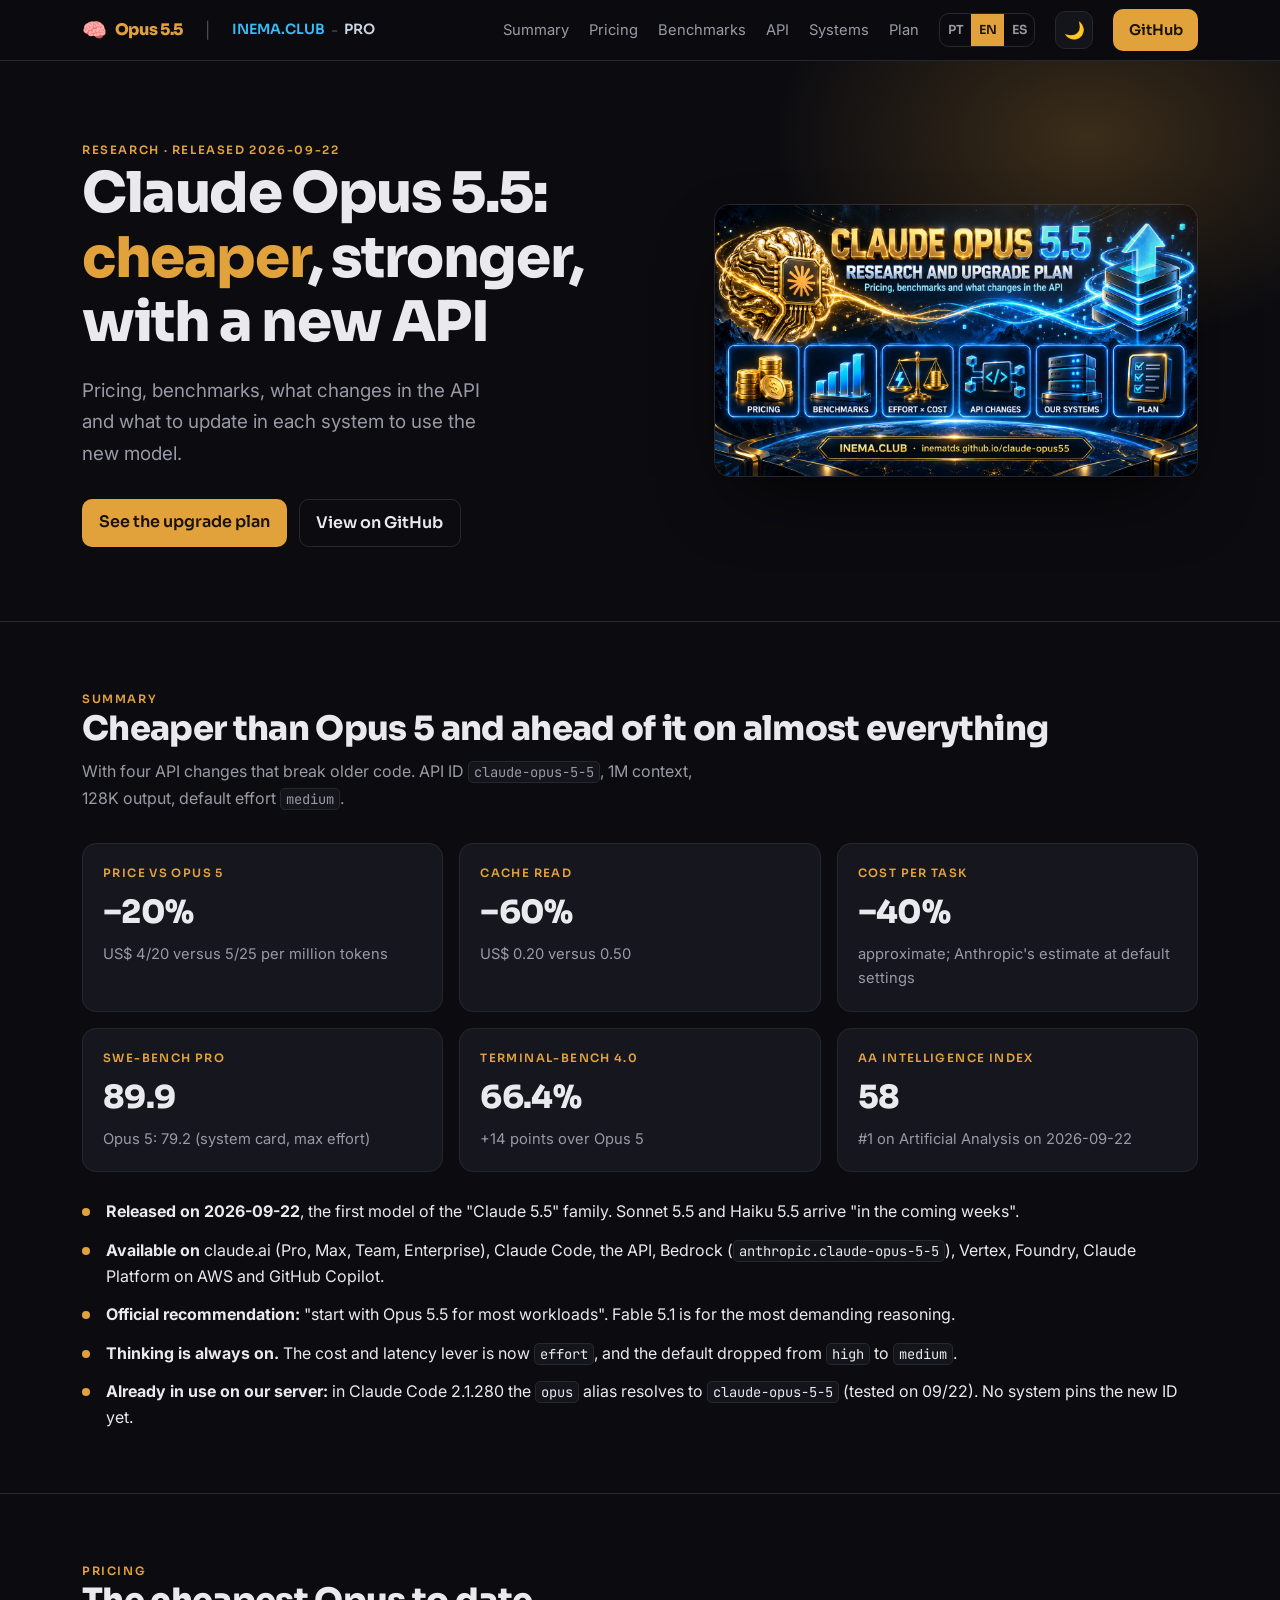
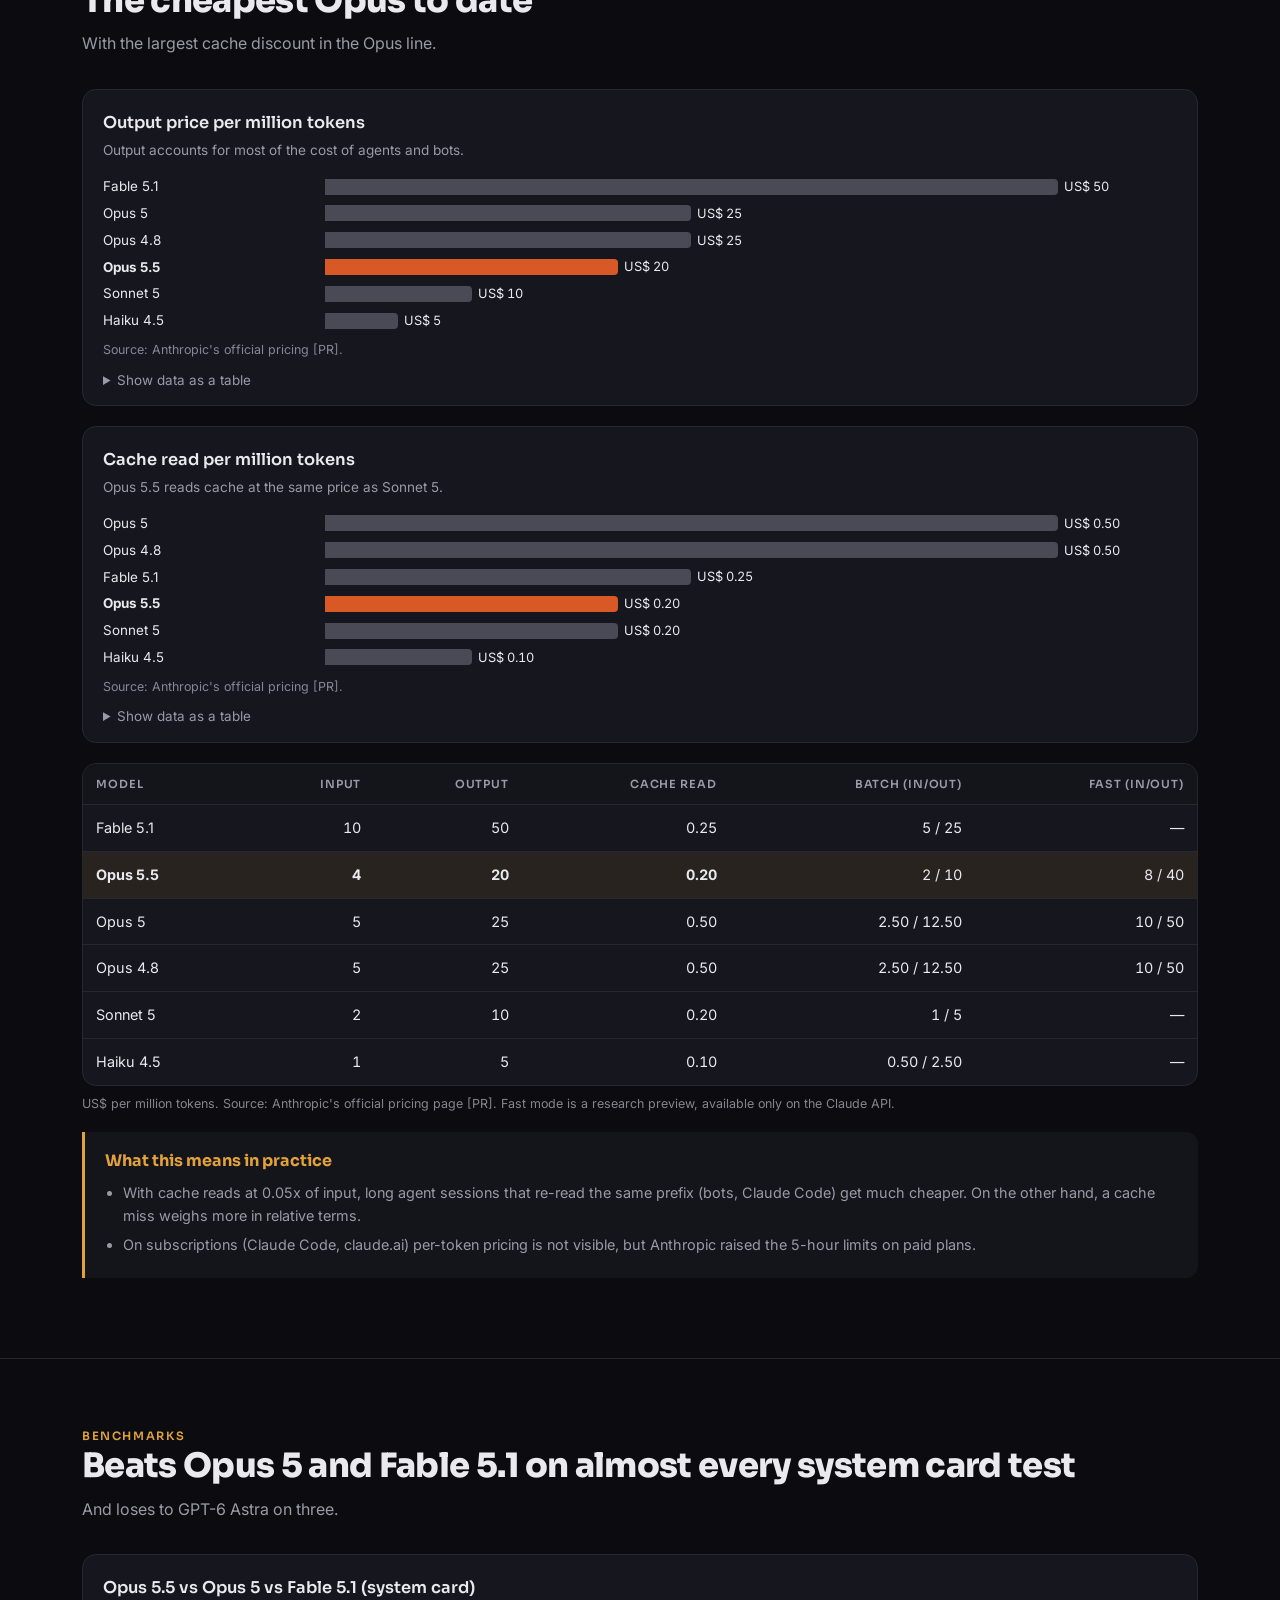
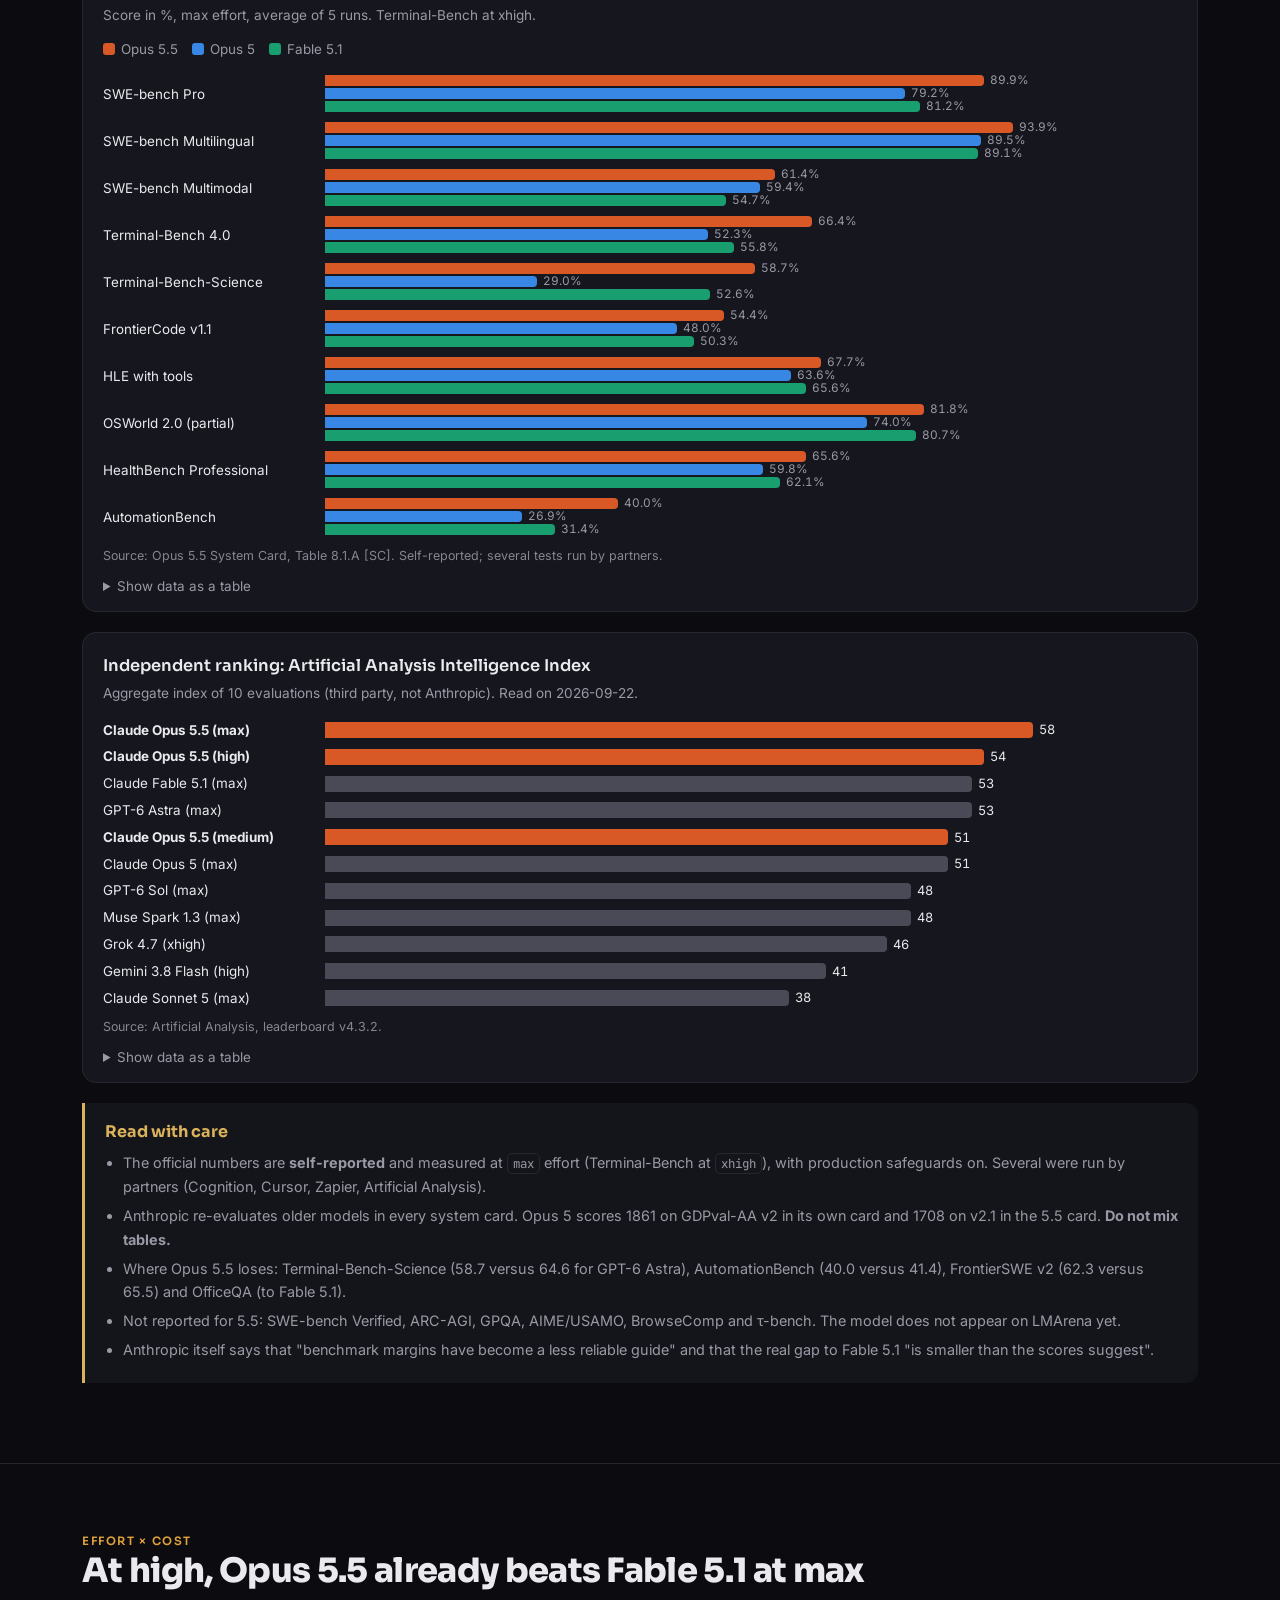
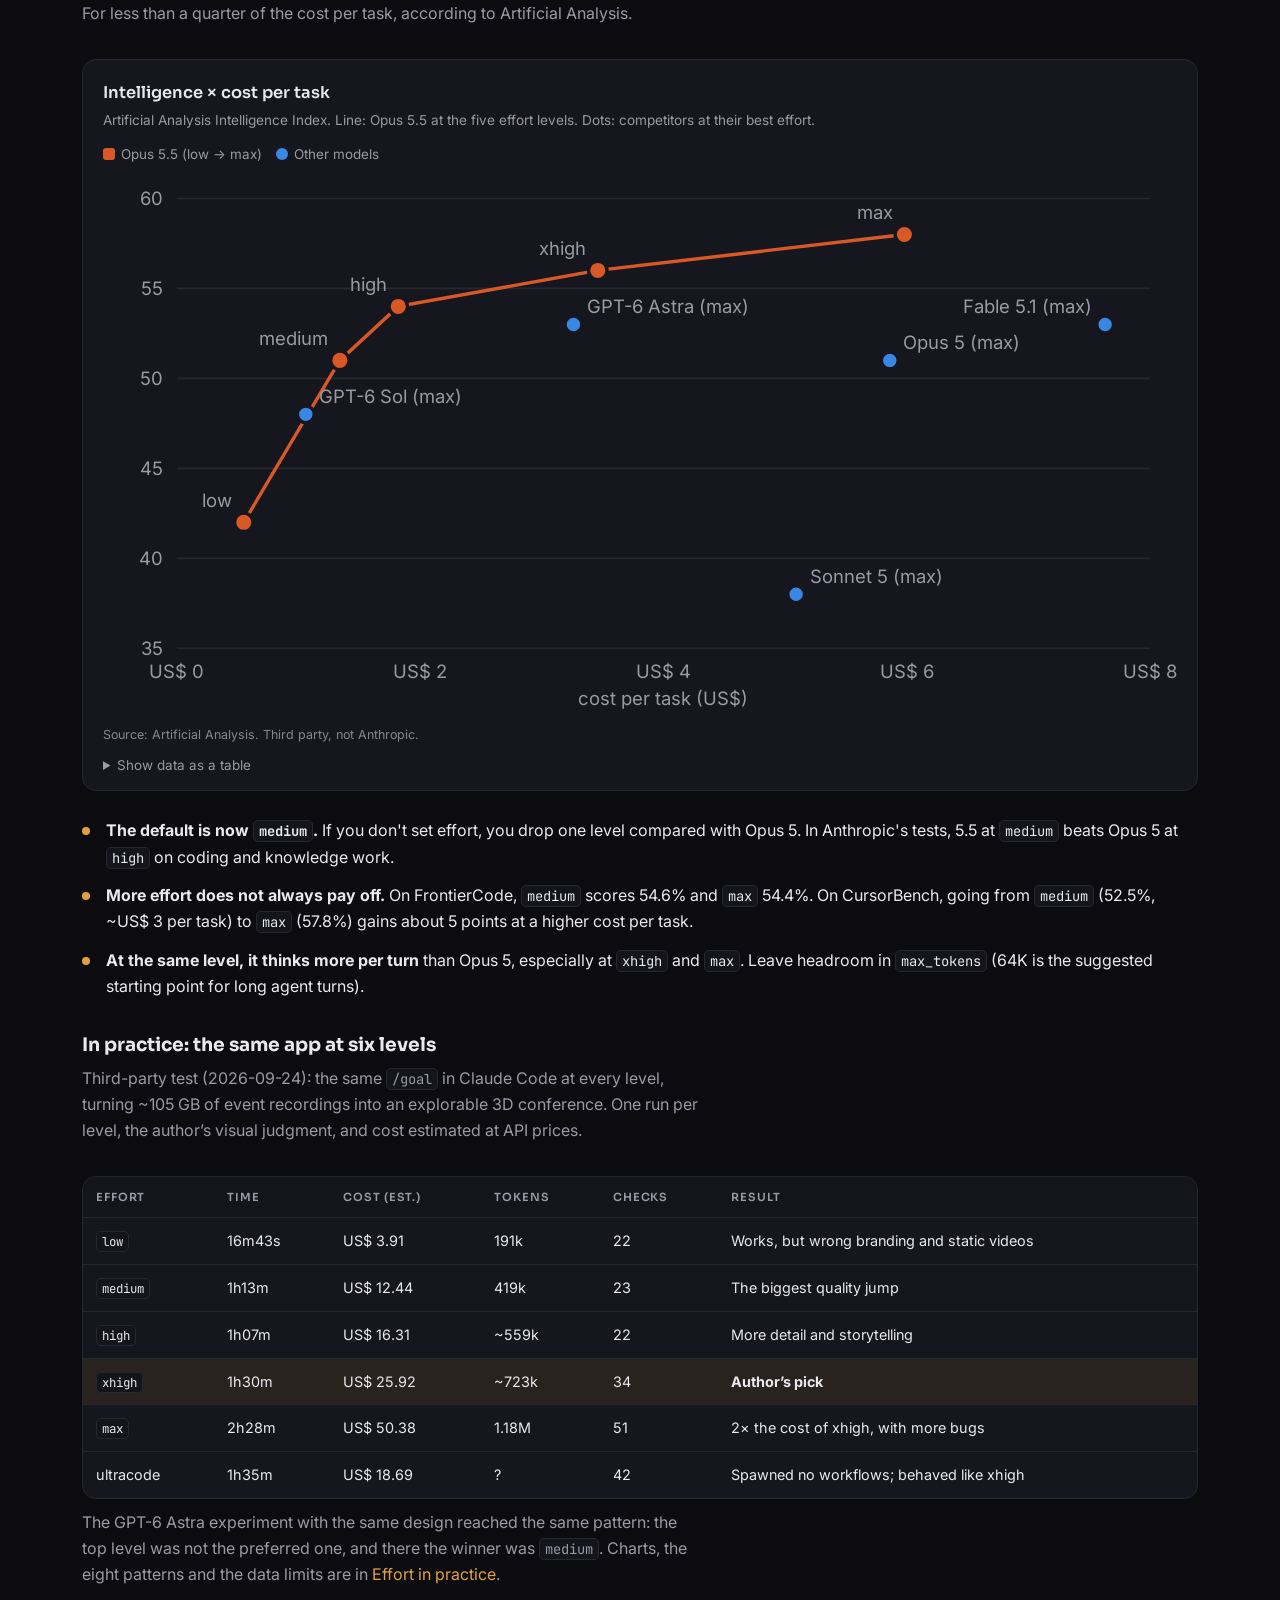
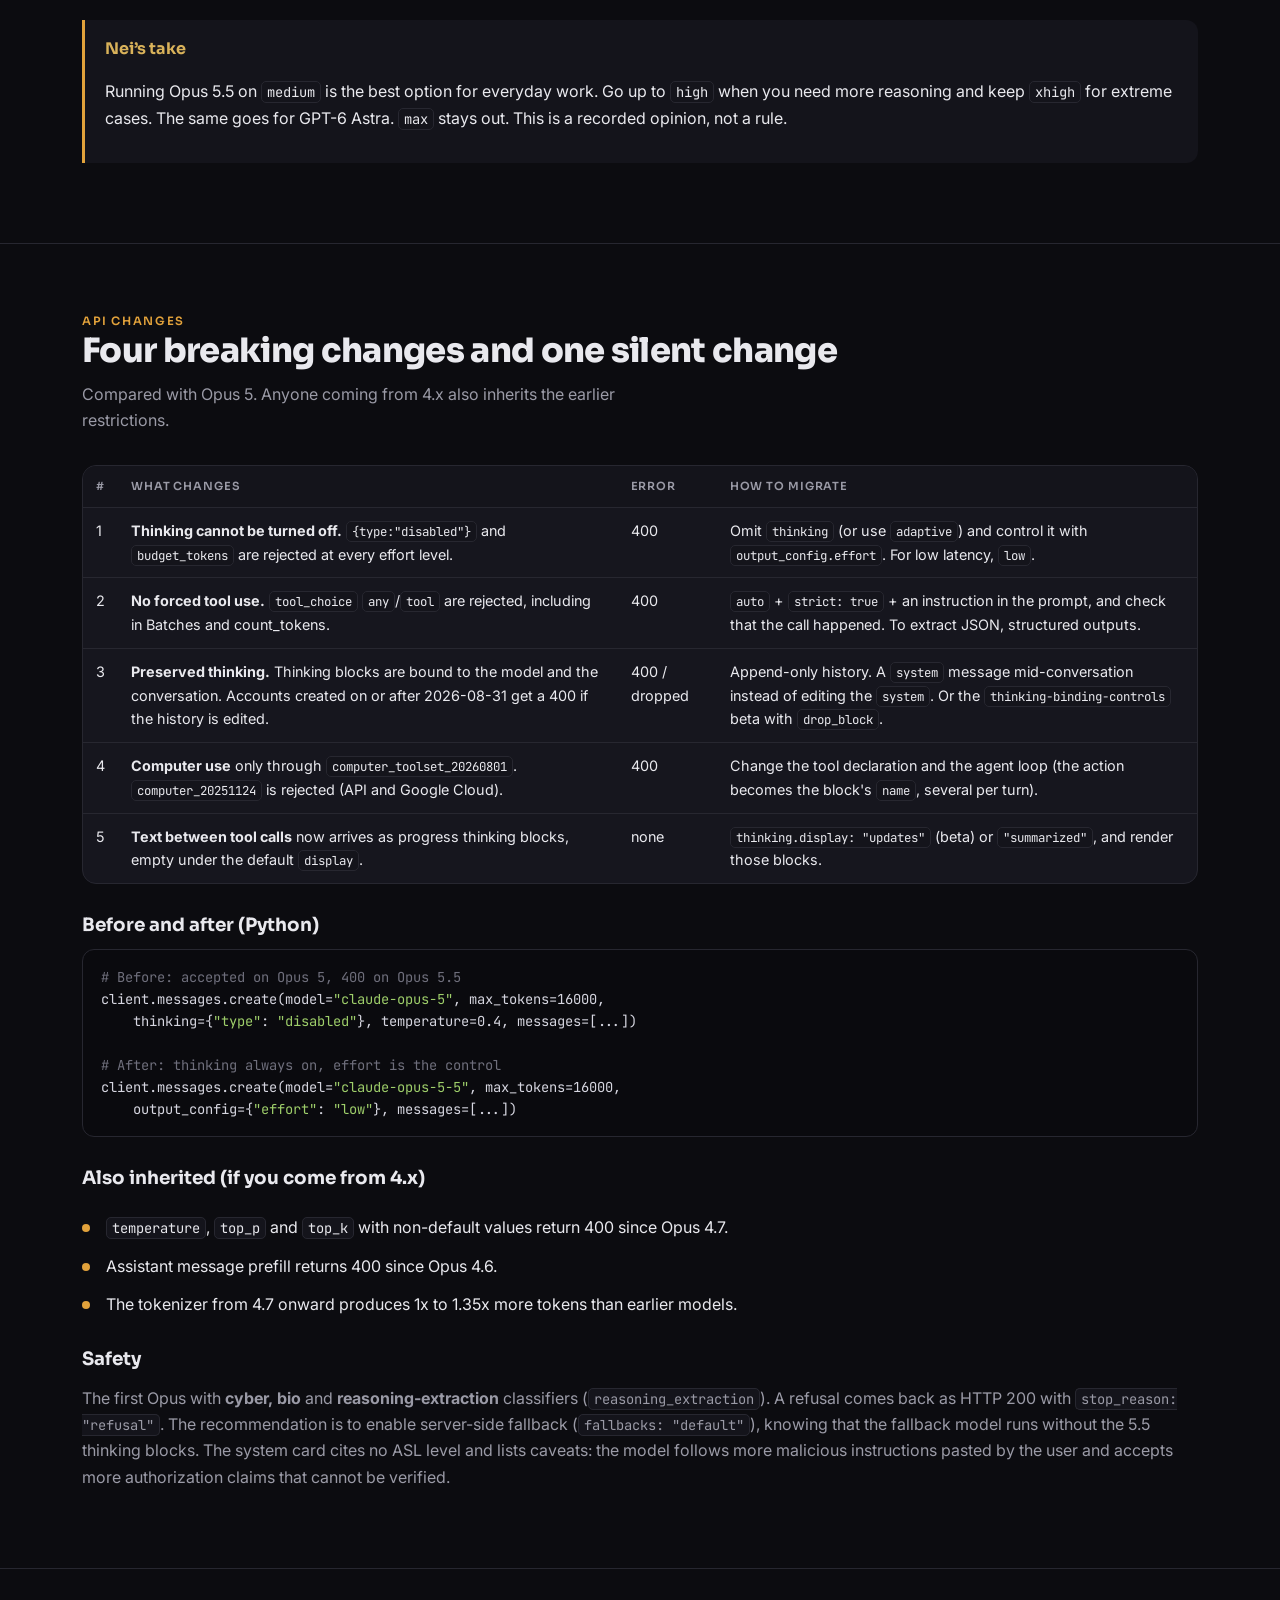
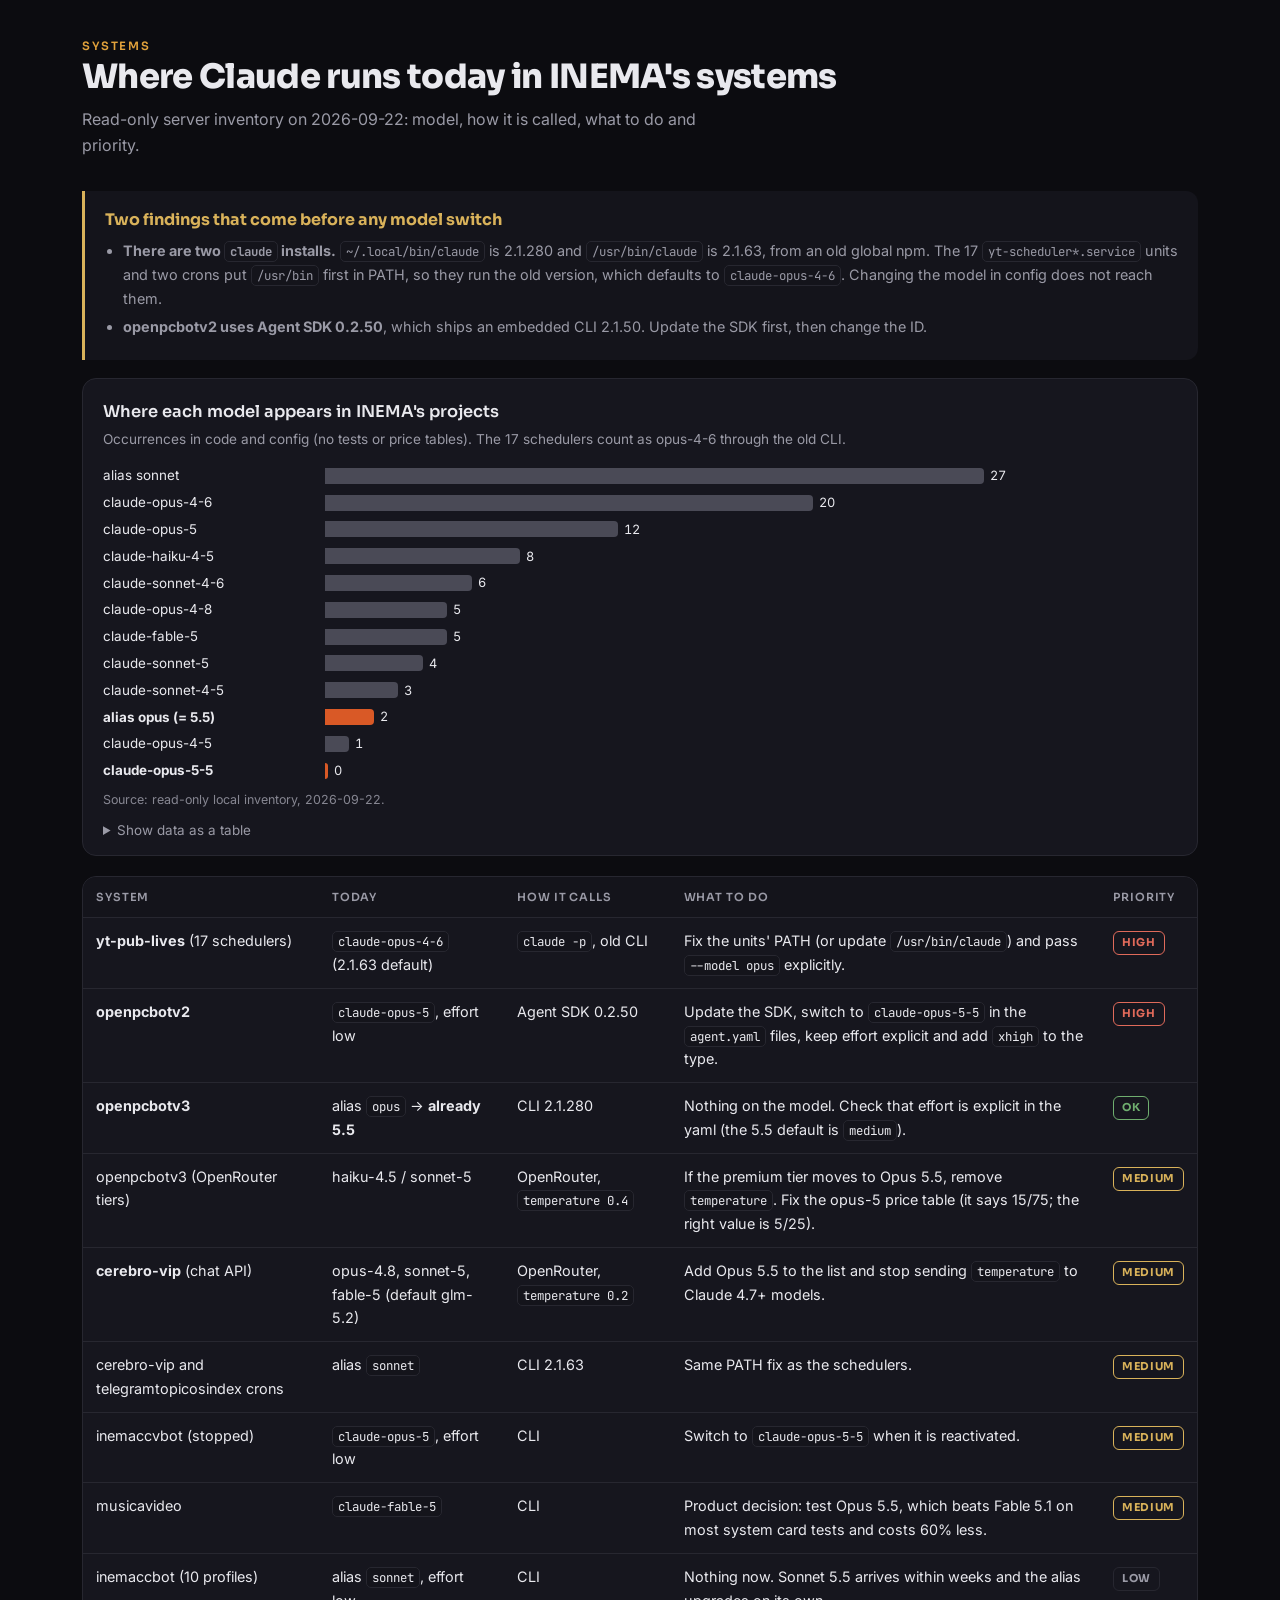
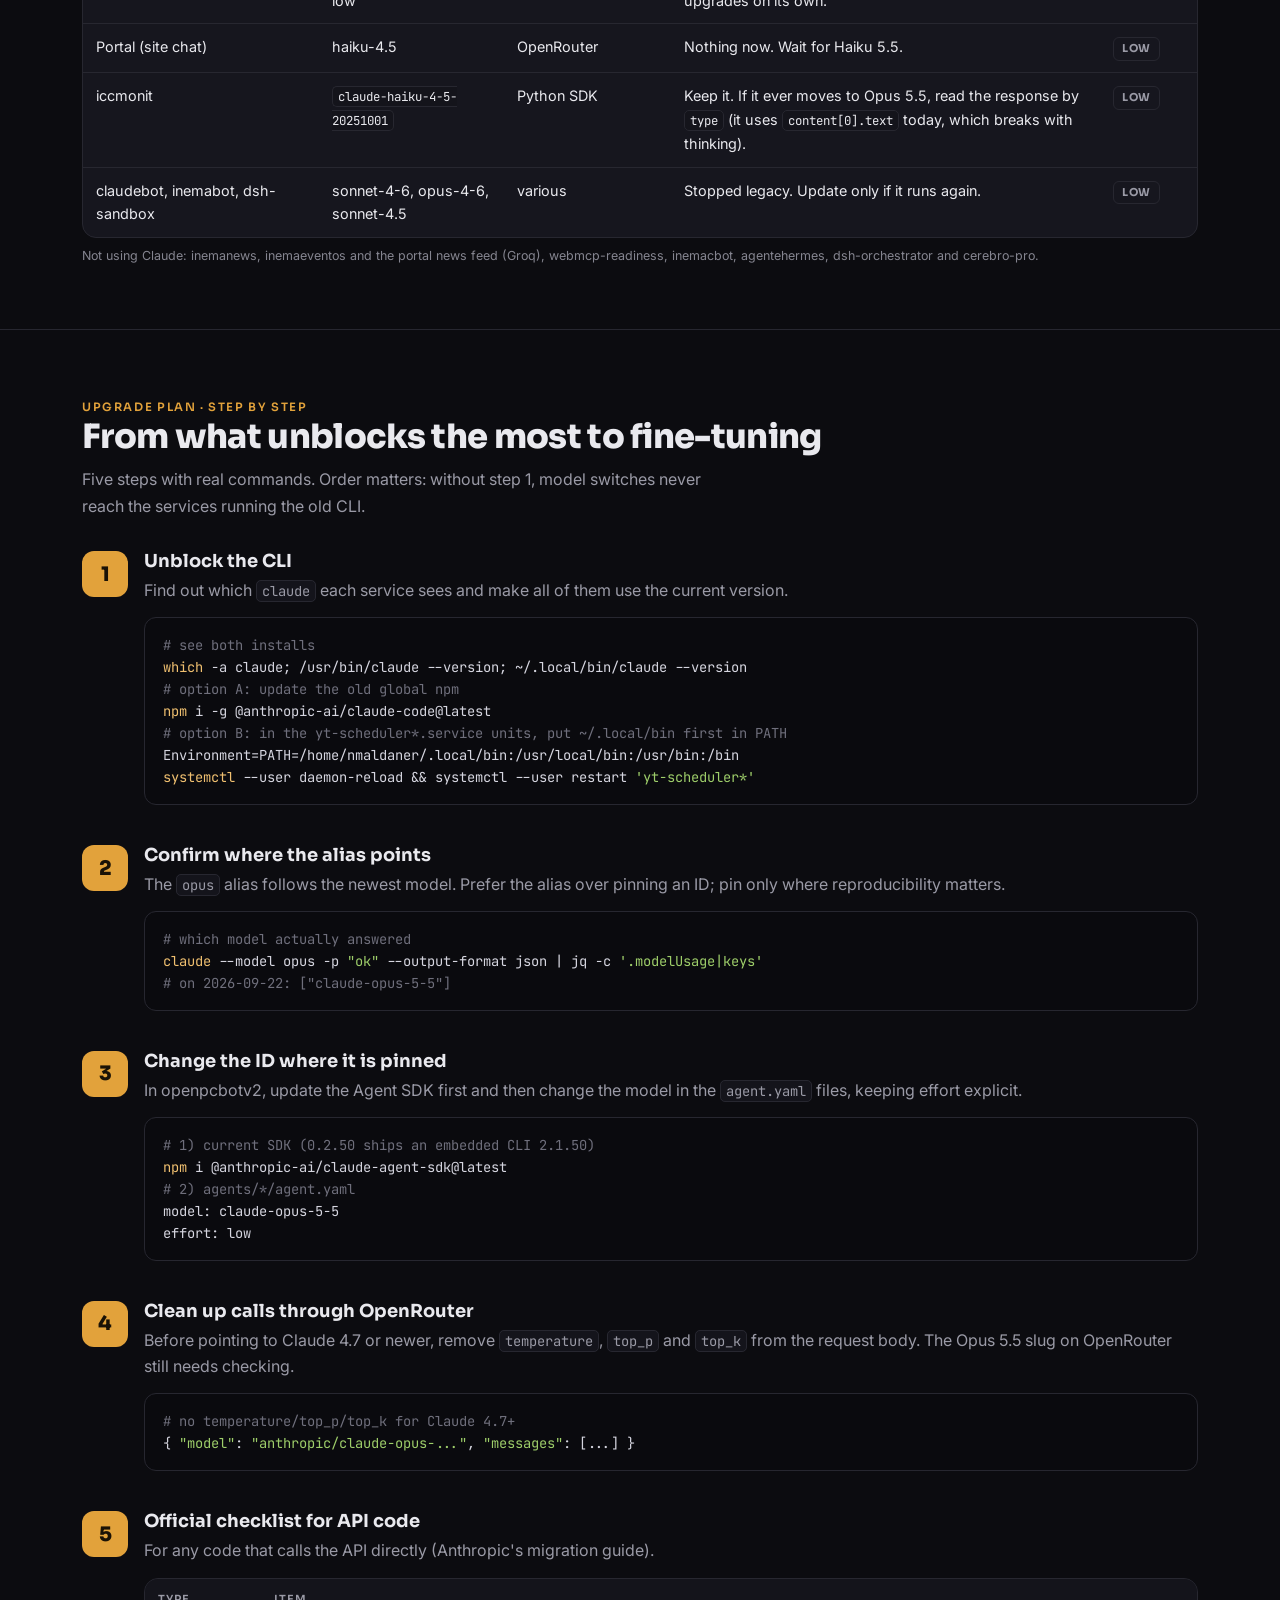
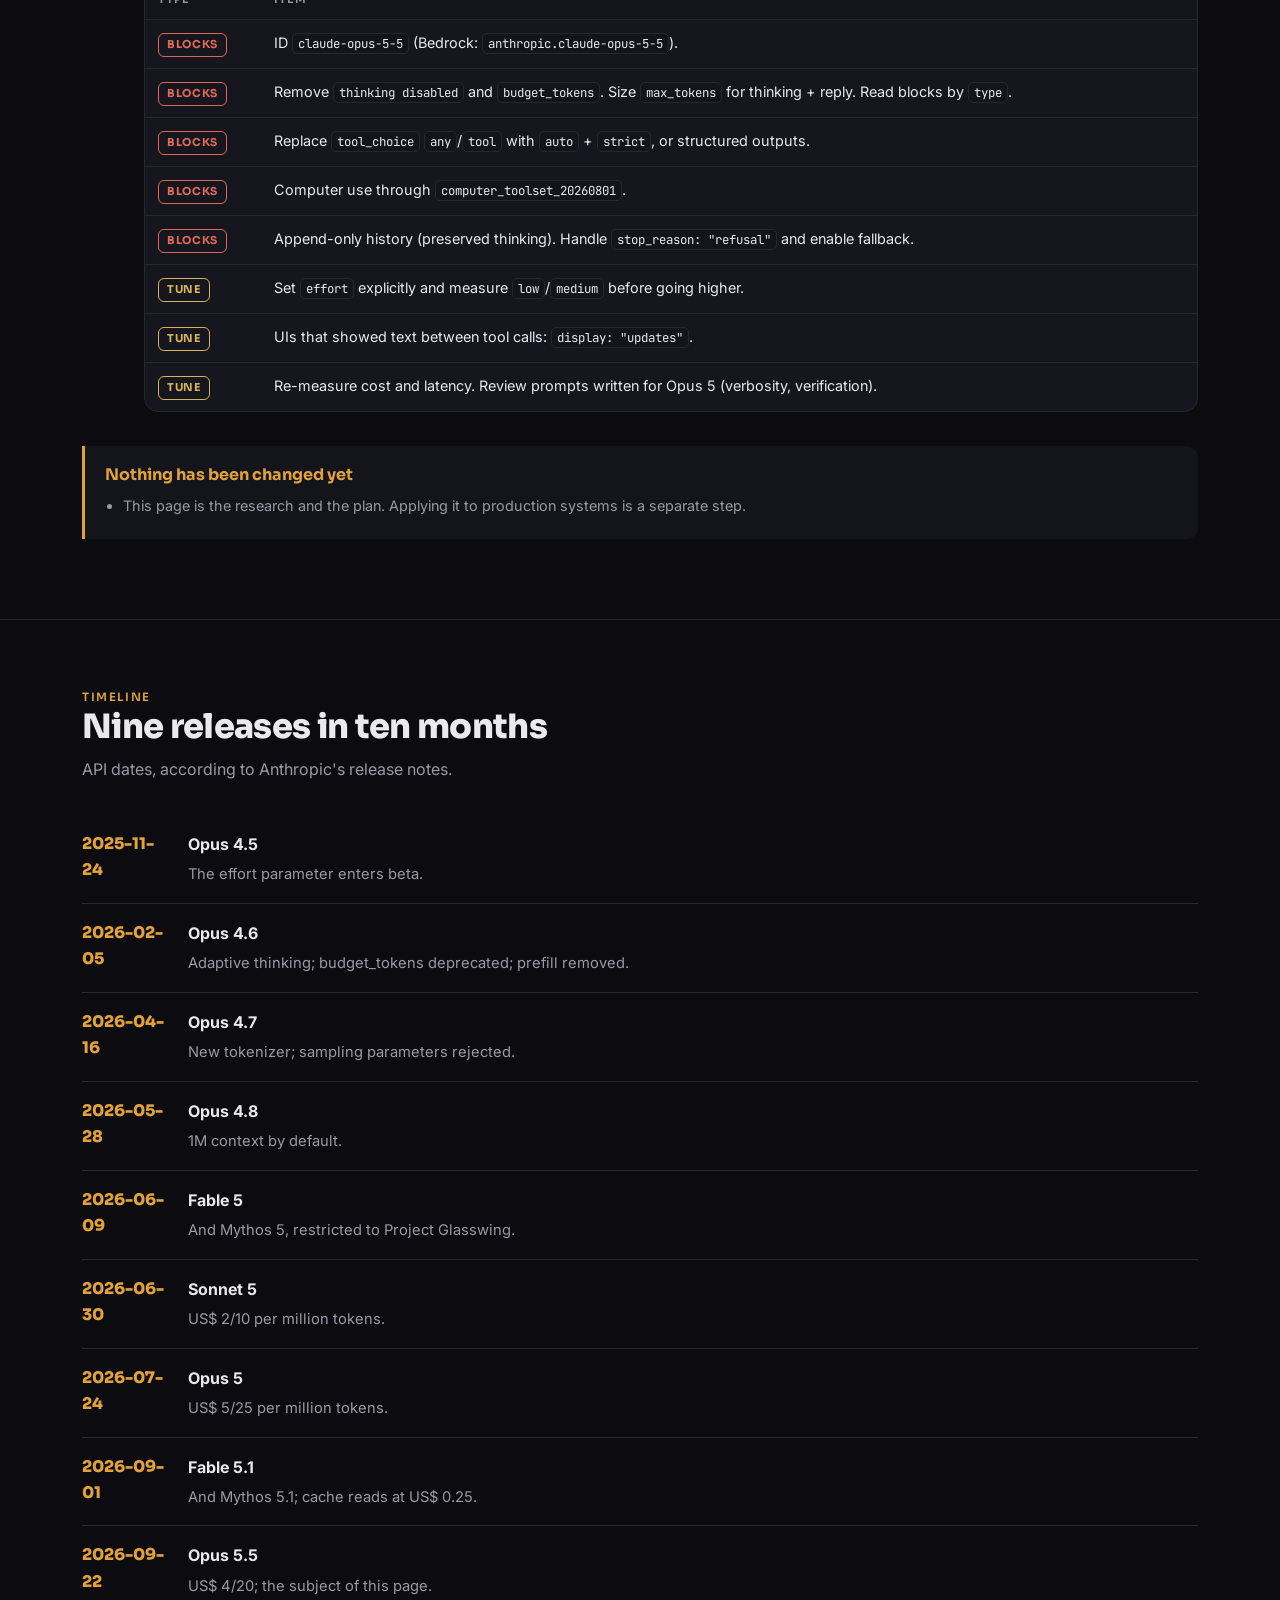
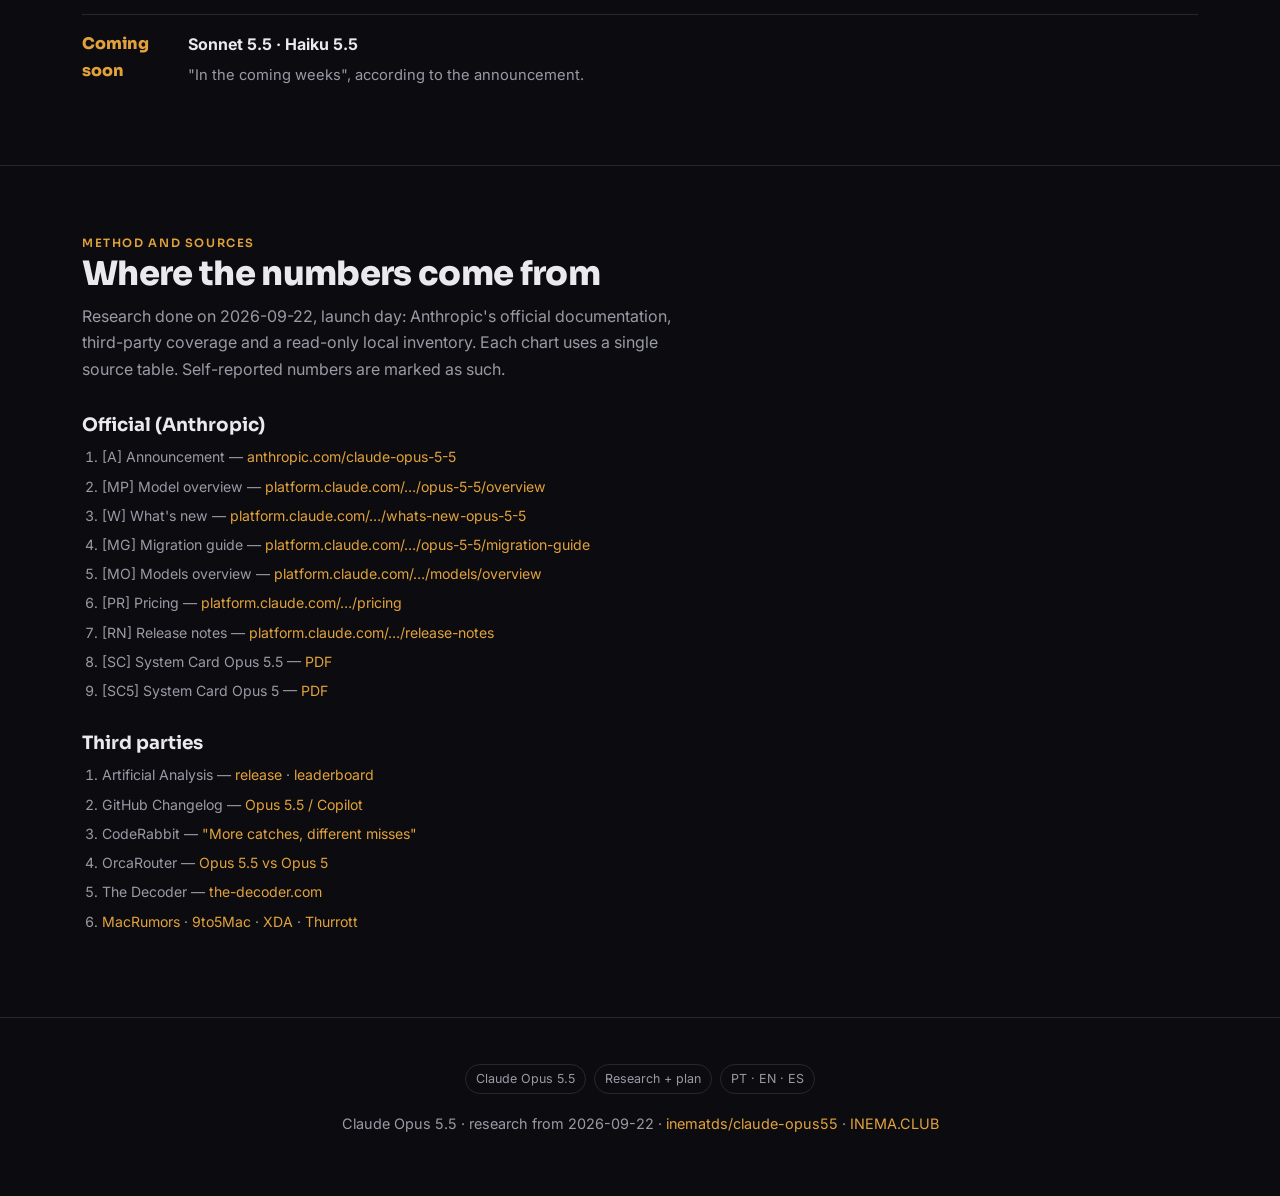
<file: guia/en/index.html>
<!DOCTYPE html>
<!-- GERADO por scripts/build.py a partir de src/guia.template.html + i18n/<idioma>.json. Não edite o HTML gerado. -->
<html lang="en">
<head>
<meta charset="utf-8">
<meta name="viewport" content="width=device-width, initial-scale=1">
<title>Claude Opus 5.5 — Research and Upgrade Plan</title>
<meta name="description" content="Research on Claude Opus 5.5 (released on 2026-09-22): pricing, benchmark charts, API changes and the upgrade plan for INEMA's systems.">
<meta property="og:title" content="Claude Opus 5.5 — Research and Upgrade Plan">
<meta property="og:description" content="Research on Claude Opus 5.5 (released on 2026-09-22): pricing, benchmark charts, API changes and the upgrade plan for INEMA's systems.">
<meta property="og:image" content="https://inematds.github.io/claude-opus55/capa/capa.png">
<link rel="alternate" hreflang="pt-BR" href="https://inematds.github.io/claude-opus55/guia/">
<link rel="alternate" hreflang="en" href="https://inematds.github.io/claude-opus55/guia/en/">
<link rel="alternate" hreflang="es" href="https://inematds.github.io/claude-opus55/guia/es/">
<link rel="alternate" hreflang="x-default" href="https://inematds.github.io/claude-opus55/guia/">
<link rel="preconnect" href="https://fonts.googleapis.com">
<link rel="preconnect" href="https://fonts.gstatic.com" crossorigin>
<link href="https://fonts.googleapis.com/css2?family=Sora:wght@400;600;800&family=Inter:wght@400;500;600&family=JetBrains+Mono:wght@400;600&display=swap" rel="stylesheet">
<style>
  :root{
    --bg:#0c0c10; --bg2:#14141b; --card:#16161e; --line:#272730;
    --txt:#e9e9ee; --mut:#9a9aa6; --amb:#E2A23B; --amb2:#f0c070; --sky:#38bdf8; --pro:#cbd5e1;
    color-scheme:dark;
  }
  body.light{
    --bg:#f6f7f9; --bg2:#eceef2; --card:#ffffff; --line:#e1e3ea;
    --txt:#1a1a22; --mut:#5b5b68; --amb:#b9791d; --amb2:#a16207; --sky:#0369a1; --pro:#b45309;
    color-scheme:light;
  }
  body.light .hero .glow{opacity:.5}
  body.light pre{background:#0e0e14;color:#d6d6e0}
  body.light pre .c{color:#8a8a98}
  *{box-sizing:border-box}
  html{scroll-behavior:smooth}
  body{margin:0;background:var(--bg);color:var(--txt);font:16px/1.65 Inter,system-ui,sans-serif;-webkit-font-smoothing:antialiased}
  h1,h2,h3{font-family:Sora,sans-serif;line-height:1.15;margin:0}
  a{color:var(--amb);text-decoration:none}
  code,pre{font-family:"JetBrains Mono",monospace}
  .wrap{max-width:1160px;margin:0 auto;padding:0 22px}
  .mut{color:var(--mut)} .amb{color:var(--amb)}
  .chip{display:inline-block;font-size:.72rem;letter-spacing:.14em;text-transform:uppercase;color:var(--amb);font-weight:600;font-family:Sora}
  nav{position:sticky;top:0;z-index:30;backdrop-filter:blur(12px);background:rgba(12,12,16,.78);border-bottom:1px solid var(--line)}
  nav .wrap{display:flex;align-items:center;gap:22px;height:60px}
  nav .brand{display:flex;align-items:center;gap:8px;font-family:Sora;font-weight:800;letter-spacing:-.02em;color:var(--amb)}
  nav .brand .emoji{font-size:1.25rem}
  nav .sep{color:var(--mut);opacity:.45}
  nav .inema{color:var(--sky);font-weight:600;font-size:.88rem;font-family:Sora}
  nav .inema:hover{filter:brightness(1.15)}
  nav .pro{color:var(--pro);font-weight:600;font-size:.88rem;font-family:Sora}
  nav .pro:hover{filter:brightness(1.15)}
  nav .clubpro{display:inline-flex;align-items:center;gap:6px}
  nav .links{margin-left:auto;display:flex;align-items:center;gap:20px;font-size:.92rem}
  nav .links a.sec{color:var(--mut)} nav .links a.sec:hover{color:var(--txt)}
  .tgl{background:var(--bg2);border:1px solid var(--line);color:var(--txt);width:38px;height:38px;border-radius:10px;cursor:pointer;display:inline-flex;align-items:center;justify-content:center;font-size:1.05rem}
  .tgl:hover{border-color:var(--amb)}
  .btn{display:inline-block;background:var(--amb);color:#1a1206;font-weight:600;padding:.6em 1.05em;border-radius:10px;font-family:Sora}
  .btn.ghost{background:transparent;color:var(--txt);border:1px solid var(--line)}
  @media(max-width:760px){nav .links a.sec{display:none}}
  .hero{position:relative;overflow:hidden;border-bottom:1px solid var(--line)}
  .hero .glow{position:absolute;inset:-40% -20% auto auto;width:70%;height:600px;background:radial-gradient(closest-side,rgba(226,162,59,.22),transparent 70%);pointer-events:none}
  .hero .wrap{display:grid;grid-template-columns:1.1fr .9fr;gap:40px;align-items:center;padding:74px 22px}
  .hero h1{font-size:clamp(2.2rem,5vw,3.5rem);font-weight:800;letter-spacing:-.025em}
  .hero p.lead{font-size:1.18rem;color:var(--mut);margin:1.1em 0 1.6em;max-width:34ch}
  .hero .cta{display:flex;gap:12px;flex-wrap:wrap}
  .hero figure{margin:0;border-radius:16px;overflow:hidden;border:1px solid var(--line);box-shadow:0 30px 80px -30px #000}
  .hero figure img{width:100%;display:block}
  @media(max-width:780px){.hero .wrap{grid-template-columns:1fr;padding:48px 22px}}
  section{padding:62px 0;border-bottom:1px solid var(--line)}
  section h2{font-size:clamp(1.5rem,3.4vw,2.1rem);font-weight:800;letter-spacing:-.02em}
  section .sub{color:var(--mut);margin:.6em 0 2em;max-width:62ch}
  .grid{display:grid;gap:16px}
  .g3{grid-template-columns:repeat(3,1fr)} .g4{grid-template-columns:repeat(4,1fr)} .g2{grid-template-columns:repeat(2,1fr)}
  @media(max-width:820px){.g3,.g4{grid-template-columns:1fr 1fr}}
  @media(max-width:540px){.g2,.g3,.g4{grid-template-columns:1fr}}
  .card{background:var(--card);border:1px solid var(--line);border-radius:14px;padding:20px}
  .card h3{font-size:1.05rem;margin-bottom:.4em}
  .card p{color:var(--mut);font-size:.92rem;margin:0}
  .num{display:inline-flex;width:30px;height:30px;align-items:center;justify-content:center;border-radius:8px;background:rgba(226,162,59,.14);color:var(--amb);font-family:Sora;font-weight:800;font-size:.9rem;margin-bottom:.7em}
  .flow{display:flex;flex-wrap:wrap;gap:8px;align-items:center;margin-top:10px}
  .flow span{background:var(--bg2);border:1px solid var(--line);border-radius:999px;padding:.45em .9em;font-size:.85rem;font-family:Sora;font-weight:600}
  .flow .arr{color:var(--amb);border:none;background:none;padding:0 .1em}
  pre{background:#0a0a0e;border:1px solid var(--line);border-radius:12px;padding:16px 18px;overflow:auto;font-size:.86rem;line-height:1.6;color:#d6d6e0}
  pre .c{color:#6f6f7c} pre .k{color:var(--amb2)} pre .s{color:#9ece6a}
  .step{display:grid;grid-template-columns:46px 1fr;gap:16px;margin-bottom:26px}
  .step .b{width:46px;height:46px;border-radius:12px;background:var(--amb);color:#1a1206;font-family:Sora;font-weight:800;font-size:1.25rem;display:flex;align-items:center;justify-content:center}
  .step h3{font-size:1.12rem;margin-bottom:.3em}
  .step p{color:var(--mut);margin:.2em 0 .7em}
  .ex{display:grid;grid-template-columns:1fr 1fr;gap:18px}
  @media(max-width:680px){.ex{grid-template-columns:1fr}}
  .ex figure{margin:0;border-radius:14px;overflow:hidden;border:1px solid var(--line)}
  .ex figure img{width:100%;display:block}
  .ex figcaption{padding:12px 14px;font-size:.88rem;color:var(--mut);background:var(--card)}
  .phase{display:flex;gap:14px;padding:16px 0;border-bottom:1px solid var(--line)}
  .phase:last-child{border:none}
  .phase .tag{flex:0 0 92px;font-family:Sora;font-weight:800;color:var(--amb)}
  .phase .d strong{display:block;margin-bottom:.2em}
  .phase .d span{color:var(--mut);font-size:.92rem}
  footer{padding:46px 0;text-align:center;color:var(--mut);font-size:.9rem}
  .pill{display:inline-block;border:1px solid var(--line);border-radius:999px;padding:.3em .8em;font-size:.78rem;color:var(--mut);margin:0 4px}
  /* ── extensões desta página (gráficos, tabelas, notas, idiomas). O CSS do template fica intacto. ── */
  :root{ --s1:#d95926; --s2:#3987e5; --s3:#199e70; --neutral:#4a4a56; --grid:#272730; --ok:#6fae6f; --warn:#d9b25a; --bad:#e06a5a; }
  body.light{ --s1:#eb6834; --s2:#2a78d6; --s3:#1baf7a; --neutral:#c3c4cc; --grid:#e1e3ea; --ok:#2f7d32; --warn:#8a6400; --bad:#b3261e; }
  body.light nav{background:rgba(246,247,249,.85)}
  code{font-size:.86em;background:var(--bg2);border:1px solid var(--line);border-radius:5px;padding:1px 5px;word-break:break-word}
  pre code{background:none;border:0;padding:0;font-size:inherit}
  .lang{display:inline-flex;border:1px solid var(--line);border-radius:10px;overflow:hidden;font-family:Sora;font-size:.78rem;font-weight:600}
  .lang a{padding:.45em .6em;color:var(--mut)}
  .lang a.on{background:var(--amb);color:#1a1206}
  .stat .v{font-family:Sora;font-weight:800;font-size:2rem;letter-spacing:-.02em;color:var(--txt);margin:.1em 0}
  .stat .k{font-size:.72rem;letter-spacing:.12em;text-transform:uppercase;color:var(--amb);font-family:Sora;font-weight:600}
  ul.feat{list-style:none;padding:0;margin:26px 0 0;display:grid;gap:12px}
  ul.feat li{padding-left:24px;position:relative;color:var(--txt)}
  ul.feat li::before{content:"";position:absolute;left:0;top:10px;width:8px;height:8px;border-radius:50%;background:var(--amb)}
  .tblwrap{overflow-x:auto;margin:14px 0 8px;border:1px solid var(--line);border-radius:14px;background:var(--card)}
  table{width:100%;border-collapse:collapse;font-size:.9rem}
  th,td{text-align:left;padding:11px 13px;border-bottom:1px solid var(--line);vertical-align:top}
  tr:last-child td{border-bottom:0}
  th{color:var(--mut);font-weight:600;font-size:.7rem;text-transform:uppercase;letter-spacing:.08em;background:var(--bg2);white-space:nowrap;font-family:Sora}
  td.n,th.n{font-variant-numeric:tabular-nums;text-align:right;white-space:nowrap}
  tr.hl td{background:rgba(226,162,59,.09)}
  .prio{display:inline-block;font-size:.68rem;font-weight:700;letter-spacing:.06em;border-radius:6px;padding:2px 8px;white-space:nowrap;font-family:Sora}
  .prio.alta{color:var(--bad);border:1px solid var(--bad)}
  .prio.media{color:var(--warn);border:1px solid var(--warn)}
  .prio.baixa{color:var(--mut);border:1px solid var(--line)}
  .prio.ok{color:var(--ok);border:1px solid var(--ok)}
  .note{background:var(--bg2);border-left:3px solid var(--warn);border-radius:0 12px 12px 0;padding:16px 20px;margin:18px 0}
  .note.amb{border-left-color:var(--amb)}
  .note strong.t{display:block;color:var(--warn);margin-bottom:6px;font-family:Sora}
  .note.amb strong.t{color:var(--amb)}
  .note ul{margin:0;padding-left:18px}
  .note li{color:var(--mut);font-size:.9rem;margin-bottom:5px}
  .src{font-size:.78rem;color:var(--mut);opacity:.85;margin:6px 0 0}
  .chart{background:var(--card);border:1px solid var(--line);border-radius:14px;padding:20px 20px 14px;margin:16px 0 20px}
  .chart .ct{font-family:Sora;font-weight:600;font-size:1.02rem}
  .chart .cs{font-size:.85rem;color:var(--mut);margin:2px 0 12px}
  .legend{display:flex;flex-wrap:wrap;gap:14px;font-size:.84rem;color:var(--mut);margin-bottom:10px}
  .legend span{display:inline-flex;align-items:center;gap:6px}
  .legend i{width:12px;height:12px;border-radius:3px;display:inline-block}
  .hb .row{display:grid;grid-template-columns:minmax(120px,210px) 1fr;gap:12px;align-items:center;padding:5px 0}
  .hb .lab{font-size:.84rem;line-height:1.25}
  .hb .bars{display:grid;gap:2px}
  .hb .bar{height:11px;display:flex;align-items:center}
  .hb .fill{height:100%;border-radius:0 4px 4px 0;min-width:2px}
  .hb .val{font-size:.74rem;color:var(--mut);margin-left:6px;font-variant-numeric:tabular-nums;white-space:nowrap}
  .hb .bar:hover .fill{filter:brightness(1.15)}
  .hb.single .bar{height:16px}
  .hb.single .val{font-size:.8rem;color:var(--txt)}
  details.data{margin-top:8px;font-size:.84rem}
  details.data summary{cursor:pointer;color:var(--mut)}
  #tip{position:fixed;pointer-events:none;z-index:50;background:var(--txt);color:var(--bg);font-size:.8rem;line-height:1.4;padding:7px 10px;border-radius:8px;opacity:0;transition:opacity .1s;max-width:260px}
  svg text{fill:var(--mut);font-size:11px;font-family:Inter,sans-serif}
  svg .axis{stroke:var(--grid)}
  ol.srcs{padding-left:20px;display:grid;gap:6px;margin:10px 0 22px}
  ol.srcs li{font-size:.88rem;color:var(--mut);word-break:break-word}
  section h3.h{font-size:1.15rem;margin:30px 0 8px}
  @media(max-width:560px){ .hb .row{grid-template-columns:1fr;gap:3px} .wrap{padding:0 16px} nav .wrap{gap:12px} nav .brand{font-size:.95rem} }
  .step>div,.hero .wrap>div,.grid>*,.hb .row>*{min-width:0}
  nav .brand{white-space:nowrap}
  @media(max-width:560px){ nav .wrap{flex-wrap:wrap;height:auto;padding-top:8px;padding-bottom:8px;row-gap:8px} nav .links{margin-left:0;gap:10px} }

</style>
</head>
<body>
<div id="tip" role="tooltip"></div>

<nav><div class="wrap">
  <a class="brand" href="#top"><span class="emoji">🧠</span> Opus 5.5</a>
  <span class="sep">|</span>
  <span class="clubpro">
    <a class="inema" href="https://inema.club" target="_blank" rel="noopener">INEMA.CLUB</a>
    <span class="sep">-</span>
    <a class="pro" href="https://inema.pro" target="_blank" rel="noopener">PRO</a>
  </span>
  <div class="links">
    <a class="sec" href="#oque">Summary</a>
    <a class="sec" href="#precos">Pricing</a>
    <a class="sec" href="#benchmarks">Benchmarks</a>
    <a class="sec" href="#api">API</a>
    <a class="sec" href="#sistemas">Systems</a>
    <a class="sec" href="#guia">Plan</a>
    <span class="lang" aria-label="Language"><a href="../" class="" hreflang="pt-BR">PT</a><a href="./" class="on" hreflang="en">EN</a><a href="../es/" class="" hreflang="es">ES</a></span>
    <button class="tgl" id="themeToggle" aria-label="Toggle theme" title="Toggle theme">🌙</button>
    <a class="btn" href="https://github.com/inematds/claude-opus55" target="_blank" rel="noopener">GitHub</a>
  </div>
</div></nav>

<header class="hero" id="top">
  <div class="glow"></div>
  <div class="wrap">
    <div>
      <span class="chip">Research · released 2026-09-22</span>
      <h1>Claude Opus 5.5: <span class="amb">cheaper</span>, stronger, with a new API</h1>
      <p class="lead">Pricing, benchmarks, what changes in the API and what to update in each system to use the new model.</p>
      <div class="cta">
        <a class="btn" href="#guia">See the upgrade plan</a>
        <a class="btn ghost" href="https://github.com/inematds/claude-opus55" target="_blank" rel="noopener">View on GitHub</a>
      </div>
    </div>
    <figure><img src="../assets/banner-en.jpg" alt="Claude Opus 5.5 banner: research and upgrade plan"></figure>
  </div>
</header>

<section id="oque"><div class="wrap">
  <span class="chip">Summary</span>
  <h2>Cheaper than Opus 5 and ahead of it on almost everything</h2>
  <p class="sub">With four API changes that break older code. API ID <code>claude-opus-5-5</code>, 1M context, 128K output, default effort <code>medium</code>.</p>
  <div class="grid g3">
    <div class="card stat"><div class="k">Price vs Opus 5</div><div class="v">−20%</div><p>US$ 4/20 versus 5/25 per million tokens</p></div>
    <div class="card stat"><div class="k">Cache read</div><div class="v">−60%</div><p>US$ 0.20 versus 0.50</p></div>
    <div class="card stat"><div class="k">Cost per task</div><div class="v">−40%</div><p>approximate; Anthropic's estimate at default settings</p></div>
    <div class="card stat"><div class="k">SWE-bench Pro</div><div class="v">89.9</div><p>Opus 5: 79.2 (system card, max effort)</p></div>
    <div class="card stat"><div class="k">Terminal-Bench 4.0</div><div class="v">66.4%</div><p>+14 points over Opus 5</p></div>
    <div class="card stat"><div class="k">AA Intelligence Index</div><div class="v">58</div><p>#1 on Artificial Analysis on 2026-09-22</p></div>
  </div>
  <ul class="feat">
    <li><b>Released on 2026-09-22</b>, the first model of the "Claude 5.5" family. Sonnet 5.5 and Haiku 5.5 arrive "in the coming weeks".</li>
    <li><b>Available on</b> claude.ai (Pro, Max, Team, Enterprise), Claude Code, the API, Bedrock (<code>anthropic.claude-opus-5-5</code>), Vertex, Foundry, Claude Platform on AWS and GitHub Copilot.</li>
    <li><b>Official recommendation:</b> "start with Opus 5.5 for most workloads". Fable 5.1 is for the most demanding reasoning.</li>
    <li><b>Thinking is always on.</b> The cost and latency lever is now <code>effort</code>, and the default dropped from <code>high</code> to <code>medium</code>.</li>
    <li><b>Already in use on our server:</b> in Claude Code 2.1.280 the <code>opus</code> alias resolves to <code>claude-opus-5-5</code> (tested on 09/22). No system pins the new ID yet.</li>
  </ul>
</div></section>

<section id="precos"><div class="wrap">
  <span class="chip">Pricing</span>
  <h2>The cheapest Opus to date</h2>
  <p class="sub">With the largest cache discount in the Opus line.</p>
  <div class="chart" id="c-preco-out"></div>
  <div class="chart" id="c-preco-cache"></div>
  <div class="tblwrap"><table>
    <thead><tr><th>Model</th><th class="n">Input</th><th class="n">Output</th><th class="n">Cache read</th><th class="n">Batch (in/out)</th><th class="n">Fast (in/out)</th></tr></thead>
    <tbody>
      <tr><td>Fable 5.1</td><td class="n">10</td><td class="n">50</td><td class="n">0.25</td><td class="n">5 / 25</td><td class="n">—</td></tr>
      <tr class="hl"><td><b>Opus 5.5</b></td><td class="n"><b>4</b></td><td class="n"><b>20</b></td><td class="n"><b>0.20</b></td><td class="n">2 / 10</td><td class="n">8 / 40</td></tr>
      <tr><td>Opus 5</td><td class="n">5</td><td class="n">25</td><td class="n">0.50</td><td class="n">2.50 / 12.50</td><td class="n">10 / 50</td></tr>
      <tr><td>Opus 4.8</td><td class="n">5</td><td class="n">25</td><td class="n">0.50</td><td class="n">2.50 / 12.50</td><td class="n">10 / 50</td></tr>
      <tr><td>Sonnet 5</td><td class="n">2</td><td class="n">10</td><td class="n">0.20</td><td class="n">1 / 5</td><td class="n">—</td></tr>
      <tr><td>Haiku 4.5</td><td class="n">1</td><td class="n">5</td><td class="n">0.10</td><td class="n">0.50 / 2.50</td><td class="n">—</td></tr>
    </tbody>
  </table></div>
  <p class="src">US$ per million tokens. Source: Anthropic's official pricing page [PR]. Fast mode is a research preview, available only on the Claude API.</p>
  <div class="note amb"><strong class="t">What this means in practice</strong>
    <ul><li>With cache reads at 0.05x of input, long agent sessions that re-read the same prefix (bots, Claude Code) get much cheaper. On the other hand, a cache miss weighs more in relative terms.</li><li>On subscriptions (Claude Code, claude.ai) per-token pricing is not visible, but Anthropic raised the 5-hour limits on paid plans.</li></ul>
  </div>
</div></section>

<section id="benchmarks"><div class="wrap">
  <span class="chip">Benchmarks</span>
  <h2>Beats Opus 5 and Fable 5.1 on almost every system card test</h2>
  <p class="sub">And loses to GPT-6 Astra on three.</p>
  <div class="chart" id="c-bench"></div>
  <div class="chart" id="c-aa"></div>
  <div class="note"><strong class="t">Read with care</strong>
    <ul><li>The official numbers are <b>self-reported</b> and measured at <code>max</code> effort (Terminal-Bench at <code>xhigh</code>), with production safeguards on. Several were run by partners (Cognition, Cursor, Zapier, Artificial Analysis).</li><li>Anthropic re-evaluates older models in every system card. Opus 5 scores 1861 on GDPval-AA v2 in its own card and 1708 on v2.1 in the 5.5 card. <b>Do not mix tables.</b></li><li>Where Opus 5.5 loses: Terminal-Bench-Science (58.7 versus 64.6 for GPT-6 Astra), AutomationBench (40.0 versus 41.4), FrontierSWE v2 (62.3 versus 65.5) and OfficeQA (to Fable 5.1).</li><li>Not reported for 5.5: SWE-bench Verified, ARC-AGI, GPQA, AIME/USAMO, BrowseComp and τ-bench. The model does not appear on LMArena yet.</li><li>Anthropic itself says that "benchmark margins have become a less reliable guide" and that the real gap to Fable 5.1 "is smaller than the scores suggest".</li></ul>
  </div>
</div></section>

<section id="effort"><div class="wrap">
  <span class="chip">Effort × cost</span>
  <h2>At high, Opus 5.5 already beats Fable 5.1 at max</h2>
  <p class="sub">For less than a quarter of the cost per task, according to Artificial Analysis.</p>
  <div class="chart" id="c-effort"></div>
  <ul class="feat">
    <li><b>The default is now <code>medium</code>.</b> If you don't set effort, you drop one level compared with Opus 5. In Anthropic's tests, 5.5 at <code>medium</code> beats Opus 5 at <code>high</code> on coding and knowledge work.</li>
    <li><b>More effort does not always pay off.</b> On FrontierCode, <code>medium</code> scores 54.6% and <code>max</code> 54.4%. On CursorBench, going from <code>medium</code> (52.5%, ~US$ 3 per task) to <code>max</code> (57.8%) gains about 5 points at a higher cost per task.</li>
    <li><b>At the same level, it thinks more per turn</b> than Opus 5, especially at <code>xhigh</code> and <code>max</code>. Leave headroom in <code>max_tokens</code> (64K is the suggested starting point for long agent turns).</li>
  </ul>
  <h3 style="margin-top:34px">In practice: the same app at six levels</h3>
  <p class="sub">Third-party test (2026-09-24): the same <code>/goal</code> in Claude Code at every level, turning ~105 GB of event recordings into an explorable 3D conference. One run per level, the author’s visual judgment, and cost estimated at API prices.</p>
  <div class="tblwrap"><table>
    <thead><tr><th>Effort</th><th>Time</th><th>Cost (est.)</th><th>Tokens</th><th>Checks</th><th>Result</th></tr></thead>
    <tbody>
      <tr><td><code>low</code></td><td>16m43s</td><td>US$ 3.91</td><td>191k</td><td>22</td><td>Works, but wrong branding and static videos</td></tr>
      <tr><td><code>medium</code></td><td>1h13m</td><td>US$ 12.44</td><td>419k</td><td>23</td><td>The biggest quality jump</td></tr>
      <tr><td><code>high</code></td><td>1h07m</td><td>US$ 16.31</td><td>~559k</td><td>22</td><td>More detail and storytelling</td></tr>
      <tr class="hl"><td><code>xhigh</code></td><td>1h30m</td><td>US$ 25.92</td><td>~723k</td><td>34</td><td><b>Author’s pick</b></td></tr>
      <tr><td><code>max</code></td><td>2h28m</td><td>US$ 50.38</td><td>1.18M</td><td>51</td><td>2× the cost of xhigh, with more bugs</td></tr>
      <tr><td>ultracode</td><td>1h35m</td><td>US$ 18.69</td><td>?</td><td>42</td><td>Spawned no workflows; behaved like xhigh</td></tr>
    </tbody>
  </table></div>
  <p class="sub">The GPT-6 Astra experiment with the same design reached the same pattern: the top level was not the preferred one, and there the winner was <code>medium</code>. Charts, the eight patterns and the data limits are in <a href="https://inematds.github.io/modelos/guia/en/esforco/">Effort in practice</a>.</p>
  <div class="note" style="border-left-color:var(--amb)"><strong class="t">Nei’s take</strong>
    <p>Running Opus 5.5 on <code>medium</code> is the best option for everyday work. Go up to <code>high</code> when you need more reasoning and keep <code>xhigh</code> for extreme cases. The same goes for GPT-6 Astra. <code>max</code> stays out. This is a recorded opinion, not a rule.</p>
  </div>
</div></section>

<section id="api"><div class="wrap">
  <span class="chip">API changes</span>
  <h2>Four breaking changes and one silent change</h2>
  <p class="sub">Compared with Opus 5. Anyone coming from 4.x also inherits the earlier restrictions.</p>
  <div class="tblwrap"><table>
    <thead><tr><th>#</th><th>What changes</th><th>Error</th><th>How to migrate</th></tr></thead>
    <tbody>
      <tr><td>1</td><td><b>Thinking cannot be turned off.</b> <code>{type:"disabled"}</code> and <code>budget_tokens</code> are rejected at every effort level.</td><td>400</td><td>Omit <code>thinking</code> (or use <code>adaptive</code>) and control it with <code>output_config.effort</code>. For low latency, <code>low</code>.</td></tr>
      <tr><td>2</td><td><b>No forced tool use.</b> <code>tool_choice</code> <code>any</code>/<code>tool</code> are rejected, including in Batches and count_tokens.</td><td>400</td><td><code>auto</code> + <code>strict: true</code> + an instruction in the prompt, and check that the call happened. To extract JSON, structured outputs.</td></tr>
      <tr><td>3</td><td><b>Preserved thinking.</b> Thinking blocks are bound to the model and the conversation. Accounts created on or after 2026-08-31 get a 400 if the history is edited.</td><td>400 / dropped</td><td>Append-only history. A <code>system</code> message mid-conversation instead of editing the <code>system</code>. Or the <code>thinking-binding-controls</code> beta with <code>drop_block</code>.</td></tr>
      <tr><td>4</td><td><b>Computer use</b> only through <code>computer_toolset_20260801</code>. <code>computer_20251124</code> is rejected (API and Google Cloud).</td><td>400</td><td>Change the tool declaration and the agent loop (the action becomes the block's <code>name</code>, several per turn).</td></tr>
      <tr><td>5</td><td><b>Text between tool calls</b> now arrives as progress thinking blocks, empty under the default <code>display</code>.</td><td>none</td><td><code>thinking.display: "updates"</code> (beta) or <code>"summarized"</code>, and render those blocks.</td></tr>
    </tbody>
  </table></div>
  <h3 class="h">Before and after (Python)</h3>
<pre><span class="c"># Before: accepted on Opus 5, 400 on Opus 5.5</span>
client.messages.create(model=<span class="s">"claude-opus-5"</span>, max_tokens=16000,
    thinking={<span class="s">"type"</span>: <span class="s">"disabled"</span>}, temperature=0.4, messages=[...])

<span class="c"># After: thinking always on, effort is the control</span>
client.messages.create(model=<span class="s">"claude-opus-5-5"</span>, max_tokens=16000,
    output_config={<span class="s">"effort"</span>: <span class="s">"low"</span>}, messages=[...])</pre>
  <h3 class="h">Also inherited (if you come from 4.x)</h3>
  <ul class="feat">
    <li><code>temperature</code>, <code>top_p</code> and <code>top_k</code> with non-default values return 400 since Opus 4.7.</li>
    <li>Assistant message prefill returns 400 since Opus 4.6.</li>
    <li>The tokenizer from 4.7 onward produces 1x to 1.35x more tokens than earlier models.</li>
  </ul>
  <h3 class="h">Safety</h3>
  <p class="mut">The first Opus with <b>cyber, bio</b> and <b>reasoning-extraction</b> classifiers (<code>reasoning_extraction</code>). A refusal comes back as HTTP 200 with <code>stop_reason: "refusal"</code>. The recommendation is to enable server-side fallback (<code>fallbacks: "default"</code>), knowing that the fallback model runs without the 5.5 thinking blocks. The system card cites no ASL level and lists caveats: the model follows more malicious instructions pasted by the user and accepts more authorization claims that cannot be verified.</p>
</div></section>

<section id="sistemas"><div class="wrap">
  <span class="chip">Systems</span>
  <h2>Where Claude runs today in INEMA's systems</h2>
  <p class="sub">Read-only server inventory on 2026-09-22: model, how it is called, what to do and priority.</p>
  <div class="note"><strong class="t">Two findings that come before any model switch</strong>
    <ul><li><b>There are two <code>claude</code> installs.</b> <code>~/.local/bin/claude</code> is 2.1.280 and <code>/usr/bin/claude</code> is 2.1.63, from an old global npm. The 17 <code>yt-scheduler*.service</code> units and two crons put <code>/usr/bin</code> first in PATH, so they run the old version, which defaults to <code>claude-opus-4-6</code>. Changing the model in config does not reach them.</li><li><b>openpcbotv2 uses Agent SDK 0.2.50</b>, which ships an embedded CLI 2.1.50. Update the SDK first, then change the ID.</li></ul>
  </div>
  <div class="chart" id="c-inv"></div>
  <div class="tblwrap"><table>
    <thead><tr><th>System</th><th>Today</th><th>How it calls</th><th>What to do</th><th>Priority</th></tr></thead>
    <tbody>
      <tr><td><b>yt-pub-lives</b> (17 schedulers)</td><td><code>claude-opus-4-6</code> (2.1.63 default)</td><td><code>claude -p</code>, old CLI</td><td>Fix the units' PATH (or update <code>/usr/bin/claude</code>) and pass <code>--model opus</code> explicitly.</td><td><span class="prio alta">HIGH</span></td></tr>
      <tr><td><b>openpcbotv2</b></td><td><code>claude-opus-5</code>, effort low</td><td>Agent SDK 0.2.50</td><td>Update the SDK, switch to <code>claude-opus-5-5</code> in the <code>agent.yaml</code> files, keep effort explicit and add <code>xhigh</code> to the type.</td><td><span class="prio alta">HIGH</span></td></tr>
      <tr><td><b>openpcbotv3</b></td><td>alias <code>opus</code> → <b>already 5.5</b></td><td>CLI 2.1.280</td><td>Nothing on the model. Check that effort is explicit in the yaml (the 5.5 default is <code>medium</code>).</td><td><span class="prio ok">OK</span></td></tr>
      <tr><td>openpcbotv3 (OpenRouter tiers)</td><td>haiku-4.5 / sonnet-5</td><td>OpenRouter, <code>temperature 0.4</code></td><td>If the premium tier moves to Opus 5.5, remove <code>temperature</code>. Fix the opus-5 price table (it says 15/75; the right value is 5/25).</td><td><span class="prio media">MEDIUM</span></td></tr>
      <tr><td><b>cerebro-vip</b> (chat API)</td><td>opus-4.8, sonnet-5, fable-5 (default glm-5.2)</td><td>OpenRouter, <code>temperature 0.2</code></td><td>Add Opus 5.5 to the list and stop sending <code>temperature</code> to Claude 4.7+ models.</td><td><span class="prio media">MEDIUM</span></td></tr>
      <tr><td>cerebro-vip and telegramtopicosindex crons</td><td>alias <code>sonnet</code></td><td>CLI 2.1.63</td><td>Same PATH fix as the schedulers.</td><td><span class="prio media">MEDIUM</span></td></tr>
      <tr><td>inemaccvbot (stopped)</td><td><code>claude-opus-5</code>, effort low</td><td>CLI</td><td>Switch to <code>claude-opus-5-5</code> when it is reactivated.</td><td><span class="prio media">MEDIUM</span></td></tr>
      <tr><td>musicavideo</td><td><code>claude-fable-5</code></td><td>CLI</td><td>Product decision: test Opus 5.5, which beats Fable 5.1 on most system card tests and costs 60% less.</td><td><span class="prio media">MEDIUM</span></td></tr>
      <tr><td>inemaccbot (10 profiles)</td><td>alias <code>sonnet</code>, effort low</td><td>CLI</td><td>Nothing now. Sonnet 5.5 arrives within weeks and the alias upgrades on its own.</td><td><span class="prio baixa">LOW</span></td></tr>
      <tr><td>Portal (site chat)</td><td>haiku-4.5</td><td>OpenRouter</td><td>Nothing now. Wait for Haiku 5.5.</td><td><span class="prio baixa">LOW</span></td></tr>
      <tr><td>iccmonit</td><td><code>claude-haiku-4-5-20251001</code></td><td>Python SDK</td><td>Keep it. If it ever moves to Opus 5.5, read the response by <code>type</code> (it uses <code>content[0].text</code> today, which breaks with thinking).</td><td><span class="prio baixa">LOW</span></td></tr>
      <tr><td>claudebot, inemabot, dsh-sandbox</td><td>sonnet-4-6, opus-4-6, sonnet-4.5</td><td>various</td><td>Stopped legacy. Update only if it runs again.</td><td><span class="prio baixa">LOW</span></td></tr>
    </tbody>
  </table></div>
  <p class="src">Not using Claude: inemanews, inemaeventos and the portal news feed (Groq), webmcp-readiness, inemacbot, agentehermes, dsh-orchestrator and cerebro-pro.</p>
</div></section>

<section id="guia"><div class="wrap">
  <span class="chip">Upgrade plan · step by step</span>
  <h2>From what unblocks the most to fine-tuning</h2>
  <p class="sub">Five steps with real commands. Order matters: without step 1, model switches never reach the services running the old CLI.</p>

  <div class="step"><div class="b">1</div><div>
    <h3>Unblock the CLI</h3>
    <p>Find out which <code>claude</code> each service sees and make all of them use the current version.</p>
<pre><span class="c"># see both installs</span>
<span class="k">which</span> -a claude; /usr/bin/claude --version; ~/.local/bin/claude --version
<span class="c"># option A: update the old global npm</span>
<span class="k">npm</span> i -g @anthropic-ai/claude-code@latest
<span class="c"># option B: in the yt-scheduler*.service units, put ~/.local/bin first in PATH</span>
Environment=PATH=/home/nmaldaner/.local/bin:/usr/local/bin:/usr/bin:/bin
<span class="k">systemctl</span> --user daemon-reload &amp;&amp; systemctl --user restart <span class="s">'yt-scheduler*'</span></pre>
  </div></div>

  <div class="step"><div class="b">2</div><div>
    <h3>Confirm where the alias points</h3>
    <p>The <code>opus</code> alias follows the newest model. Prefer the alias over pinning an ID; pin only where reproducibility matters.</p>
<pre><span class="c"># which model actually answered</span>
<span class="k">claude</span> --model opus -p <span class="s">"ok"</span> --output-format json | jq -c <span class="s">'.modelUsage|keys'</span>
<span class="c"># on 2026-09-22: ["claude-opus-5-5"]</span></pre>
  </div></div>

  <div class="step"><div class="b">3</div><div>
    <h3>Change the ID where it is pinned</h3>
    <p>In openpcbotv2, update the Agent SDK first and then change the model in the <code>agent.yaml</code> files, keeping effort explicit.</p>
<pre><span class="c"># 1) current SDK (0.2.50 ships an embedded CLI 2.1.50)</span>
<span class="k">npm</span> i @anthropic-ai/claude-agent-sdk@latest
<span class="c"># 2) agents/*/agent.yaml</span>
model: claude-opus-5-5
effort: low</pre>
  </div></div>

  <div class="step"><div class="b">4</div><div>
    <h3>Clean up calls through OpenRouter</h3>
    <p>Before pointing to Claude 4.7 or newer, remove <code>temperature</code>, <code>top_p</code> and <code>top_k</code> from the request body. The Opus 5.5 slug on OpenRouter still needs checking.</p>
<pre><span class="c"># no temperature/top_p/top_k for Claude 4.7+</span>
{ <span class="s">"model"</span>: <span class="s">"anthropic/claude-opus-..."</span>, <span class="s">"messages"</span>: [...] }</pre>
  </div></div>

  <div class="step"><div class="b">5</div><div>
    <h3>Official checklist for API code</h3>
    <p>For any code that calls the API directly (Anthropic's migration guide).</p>
    <div class="tblwrap"><table>
      <thead><tr><th>Type</th><th>Item</th></tr></thead>
      <tbody>
        <tr><td><span class="prio alta">BLOCKS</span></td><td>ID <code>claude-opus-5-5</code> (Bedrock: <code>anthropic.claude-opus-5-5</code>).</td></tr>
        <tr><td><span class="prio alta">BLOCKS</span></td><td>Remove <code>thinking disabled</code> and <code>budget_tokens</code>. Size <code>max_tokens</code> for thinking + reply. Read blocks by <code>type</code>.</td></tr>
        <tr><td><span class="prio alta">BLOCKS</span></td><td>Replace <code>tool_choice</code> <code>any</code>/<code>tool</code> with <code>auto</code> + <code>strict</code>, or structured outputs.</td></tr>
        <tr><td><span class="prio alta">BLOCKS</span></td><td>Computer use through <code>computer_toolset_20260801</code>.</td></tr>
        <tr><td><span class="prio alta">BLOCKS</span></td><td>Append-only history (preserved thinking). Handle <code>stop_reason: "refusal"</code> and enable fallback.</td></tr>
        <tr><td><span class="prio media">TUNE</span></td><td>Set <code>effort</code> explicitly and measure <code>low</code>/<code>medium</code> before going higher.</td></tr>
        <tr><td><span class="prio media">TUNE</span></td><td>UIs that showed text between tool calls: <code>display: "updates"</code>.</td></tr>
        <tr><td><span class="prio media">TUNE</span></td><td>Re-measure cost and latency. Review prompts written for Opus 5 (verbosity, verification).</td></tr>
      </tbody>
    </table></div>
  </div></div>
  <div class="note amb"><strong class="t">Nothing has been changed yet</strong><ul><li>This page is the research and the plan. Applying it to production systems is a separate step.</li></ul></div>
</div></section>

<section id="roadmap"><div class="wrap">
  <span class="chip">Timeline</span>
  <h2>Nine releases in ten months</h2>
  <p class="sub">API dates, according to Anthropic's release notes.</p>
  <div class="phase"><div class="tag">2025-11-24</div><div class="d"><strong>Opus 4.5</strong><span>The effort parameter enters beta.</span></div></div>
  <div class="phase"><div class="tag">2026-02-05</div><div class="d"><strong>Opus 4.6</strong><span>Adaptive thinking; budget_tokens deprecated; prefill removed.</span></div></div>
  <div class="phase"><div class="tag">2026-04-16</div><div class="d"><strong>Opus 4.7</strong><span>New tokenizer; sampling parameters rejected.</span></div></div>
  <div class="phase"><div class="tag">2026-05-28</div><div class="d"><strong>Opus 4.8</strong><span>1M context by default.</span></div></div>
  <div class="phase"><div class="tag">2026-06-09</div><div class="d"><strong>Fable 5</strong><span>And Mythos 5, restricted to Project Glasswing.</span></div></div>
  <div class="phase"><div class="tag">2026-06-30</div><div class="d"><strong>Sonnet 5</strong><span>US$ 2/10 per million tokens.</span></div></div>
  <div class="phase"><div class="tag">2026-07-24</div><div class="d"><strong>Opus 5</strong><span>US$ 5/25 per million tokens.</span></div></div>
  <div class="phase"><div class="tag">2026-09-01</div><div class="d"><strong>Fable 5.1</strong><span>And Mythos 5.1; cache reads at US$ 0.25.</span></div></div>
  <div class="phase"><div class="tag">2026-09-22</div><div class="d"><strong>Opus 5.5</strong><span>US$ 4/20; the subject of this page.</span></div></div>
  <div class="phase"><div class="tag">Coming soon</div><div class="d"><strong>Sonnet 5.5 · Haiku 5.5</strong><span>"In the coming weeks", according to the announcement.</span></div></div>
</div></section>

<section id="fontes"><div class="wrap">
  <span class="chip">Method and sources</span>
  <h2>Where the numbers come from</h2>
  <p class="sub">Research done on 2026-09-22, launch day: Anthropic's official documentation, third-party coverage and a read-only local inventory. Each chart uses a single source table. Self-reported numbers are marked as such.</p>
  <h3 class="h">Official (Anthropic)</h3>
  <ol class="srcs">
    <li>[A] Announcement — <a href="https://www.anthropic.com/claude-opus-5-5">anthropic.com/claude-opus-5-5</a></li>
    <li>[MP] Model overview — <a href="https://platform.claude.com/docs/en/models/opus-5-5/overview">platform.claude.com/…/opus-5-5/overview</a></li>
    <li>[W] What's new — <a href="https://platform.claude.com/docs/en/models/opus-5-5/whats-new-opus-5-5">platform.claude.com/…/whats-new-opus-5-5</a></li>
    <li>[MG] Migration guide — <a href="https://platform.claude.com/docs/en/models/opus-5-5/migration-guide">platform.claude.com/…/opus-5-5/migration-guide</a></li>
    <li>[MO] Models overview — <a href="https://platform.claude.com/docs/en/about-claude/models/overview">platform.claude.com/…/models/overview</a></li>
    <li>[PR] Pricing — <a href="https://platform.claude.com/docs/en/about-claude/pricing">platform.claude.com/…/pricing</a></li>
    <li>[RN] Release notes — <a href="https://platform.claude.com/docs/en/release-notes/overview">platform.claude.com/…/release-notes</a></li>
    <li>[SC] System Card Opus 5.5 — <a href="https://www-cdn.anthropic.com/fc1b44717c85dc068bc6ba5024219938094694bd/Claude%20Opus%205.5%20System%20Card.pdf">PDF</a></li>
    <li>[SC5] System Card Opus 5 — <a href="https://www-cdn.anthropic.com/c5fbac3f0b1280a933ebd26d3cb8bb9f5bdeaf48/Claude%20Opus%205%20System%20Card.pdf">PDF</a></li>
  </ol>
  <h3 class="h">Third parties</h3>
  <ol class="srcs">
    <li>Artificial Analysis — <a href="https://artificialanalysis.ai/models/releases/claude-opus-5-5">release</a> · <a href="https://artificialanalysis.ai/leaderboards/models">leaderboard</a></li>
    <li>GitHub Changelog — <a href="https://github.blog/changelog/2026-09-22-claude-opus-5-5-is-now-available-in-github-copilot/">Opus 5.5 / Copilot</a></li>
    <li>CodeRabbit — <a href="https://www.coderabbit.ai/blog/opus-5-5-model-review">"More catches, different misses"</a></li>
    <li>OrcaRouter — <a href="https://www.orcarouter.ai/blog/claude-opus-5-5-vs-claude-opus-5">Opus 5.5 vs Opus 5</a></li>
    <li>The Decoder — <a href="https://the-decoder.com/claude-opus-5-5-matches-fable-5-1-at-40-percent-lower-cost-as-anthropic-promises-to-fix-claudish-writing/">the-decoder.com</a></li>
    <li><a href="https://www.macrumors.com/2026/09/22/anthropic-claude-opus-5-5/">MacRumors</a> · <a href="https://9to5mac.com/2026/09/22/anthropic-upgrades-claude-with-new-opus-5-5-model-details-here/">9to5Mac</a> · <a href="https://www.xda-developers.com/anthropic-releases-claude-opus-55-and-its-not-just-more-powerful-its-cheaper-too/">XDA</a> · <a href="https://www.thurrott.com/a-i/anthropic/341913/anthropic-releases-claude-opus-5-5">Thurrott</a></li>
  </ol>
</div></section>

<footer>
  <div class="wrap">
    <div class="pill">Claude Opus 5.5</div><div class="pill">Research + plan</div><div class="pill">PT · EN · ES</div>
    <p style="margin-top:18px">Claude Opus 5.5 · research from 2026-09-22 ·
      <a href="https://github.com/inematds/claude-opus55">inematds/claude-opus55</a> ·
      <a href="https://inema.club">INEMA.CLUB</a></p>
  </div>
</footer>

<script>
  (function(){
    var KEY='claude-opus55-theme';
    var b=document.body, t=document.getElementById('themeToggle');
    try{ if(localStorage.getItem(KEY)==='light'){ b.classList.add('light'); t.textContent='☀️'; } }catch(e){}
    t.addEventListener('click',function(){
      var light=b.classList.toggle('light');
      t.textContent=light?'☀️':'🌙';
      try{ localStorage.setItem(KEY, light?'light':'dark'); }catch(e){}
    });
  })();
</script>
<script>
var LOCALE='en-US', C={"ver_tabela": "Show data as a table", "item": "Item", "col_usd": "US$/M", "col_idx": "Index", "col_pts": "Count", "p_out_t": "Output price per million tokens", "p_out_s": "Output accounts for most of the cost of agents and bots.", "p_cache_t": "Cache read per million tokens", "p_cache_s": "Opus 5.5 reads cache at the same price as Sonnet 5.", "src_pr": "Source: Anthropic's official pricing [PR].", "b_t": "Opus 5.5 vs Opus 5 vs Fable 5.1 (system card)", "b_s": "Score in %, max effort, average of 5 runs. Terminal-Bench at xhigh.", "b_src": "Source: Opus 5.5 System Card, Table 8.1.A [SC]. Self-reported; several tests run by partners.", "hle": "HLE with tools", "aa_t": "Independent ranking: Artificial Analysis Intelligence Index", "aa_s": "Aggregate index of 10 evaluations (third party, not Anthropic). Read on 2026-09-22.", "aa_src": "Source: Artificial Analysis, leaderboard v4.3.2.", "inv_t": "Where each model appears in INEMA's projects", "inv_s": "Occurrences in code and config (no tests or price tables). The 17 schedulers count as opus-4-6 through the old CLI.", "inv_src": "Source: read-only local inventory, 2026-09-22.", "alias_opus": "alias opus (= 5.5)", "e_t": "Intelligence × cost per task", "e_s": "Artificial Analysis Intelligence Index. Line: Opus 5.5 at the five effort levels. Dots: competitors at their best effort.", "e_leg1": "Opus 5.5 (low → max)", "e_leg2": "Other models", "e_src": "Source: Artificial Analysis. Third party, not Anthropic.", "e_x": "cost per task (US$)", "e_aria": "Intelligence index by cost per task: Opus 5.5 at five effort levels and competitors", "e_col1": "Model / effort", "e_col3": "US$/task", "idx": "index", "por_tarefa": "/task"};
(function(){
  var tip=document.getElementById('tip');
  function showTip(e,h){tip.innerHTML=h;tip.style.opacity=1;moveTip(e);}
  function moveTip(e){var x=e.clientX+14,y=e.clientY+14,w=tip.offsetWidth,h=tip.offsetHeight;
    if(x+w>innerWidth-8)x=e.clientX-w-14; if(y+h>innerHeight-8)y=e.clientY-h-14; tip.style.left=x+'px';tip.style.top=y+'px';}
  function hideTip(){tip.style.opacity=0;}
  function fmt(v,d){return v.toLocaleString(LOCALE,{minimumFractionDigits:d||0,maximumFractionDigits:d||0});}
  function esc(s){return String(s).replace(/[&<>"]/g,function(c){return {'&':'&amp;','<':'&lt;','>':'&gt;','"':'&quot;'}[c];});}
  function bind(root,sel){root.querySelectorAll(sel).forEach(function(b){
    b.addEventListener('mouseenter',function(e){showTip(e,b.getAttribute('data-t'));});
    b.addEventListener('mousemove',moveTip); b.addEventListener('mouseleave',hideTip);});}
  function dataTable(head,rows){
    var h='<details class="data"><summary>'+esc(C.ver_tabela)+'</summary><div class="tblwrap"><table><thead><tr>'+head.map(function(x,i){return '<th'+(i?' class="n"':'')+'>'+esc(x)+'</th>';}).join('')+'</tr></thead><tbody>';
    rows.forEach(function(r){h+='<tr>'+r.map(function(x,i){return '<td'+(i?' class="n"':'')+'>'+esc(x)+'</td>';}).join('')+'</tr>';});
    return h+'</tbody></table></div></details>';
  }
  // barras horizontais: series [{name,color}], rows [{label, values[], hl}]
  function hbar(id,o){
    var el=document.getElementById(id), multi=o.series.length>1;
    var h='<div class="ct">'+esc(o.title)+'</div><div class="cs">'+esc(o.sub)+'</div>';
    if(multi) h+='<div class="legend">'+o.series.map(function(s){return '<span><i style="background:'+s.color+'"></i>'+esc(s.name)+'</span>';}).join('')+'</div>';
    h+='<div class="hb'+(multi?'':' single')+'">';
    o.rows.forEach(function(r){
      h+='<div class="row"><div class="lab">'+(r.hl?'<b>'+esc(r.label)+'</b>':esc(r.label))+'</div><div class="bars">';
      r.values.forEach(function(v,i){
        var col=multi?o.series[i].color:(r.hl?'var(--s1)':'var(--neutral)');
        var nm=multi?o.series[i].name+' · '+r.label:r.label;
        h+='<div class="bar" data-t="'+esc(nm)+'<br><b>'+esc(o.fmt(v))+'</b>"><div class="fill" style="width:'+Math.max(0.4,v/o.max*86)+'%;background:'+col+'"></div><span class="val">'+esc(o.fmt(v))+'</span></div>';
      });
      h+='</div></div>';
    });
    h+='</div><p class="src">'+esc(o.src)+'</p>';
    h+=dataTable([C.item].concat(multi?o.series.map(function(s){return s.name;}):[o.col]),o.rows.map(function(r){return [r.label].concat(r.values.map(o.fmt));}));
    el.innerHTML=h; bind(el,'.bar[data-t]');
  }
  var usd=function(v){return 'US$ '+fmt(v,v<1?2:0);};
  var num=function(v){return fmt(v);};
  var pct=function(v){return fmt(v,1)+'%';};

  hbar('c-preco-out',{title:C.p_out_t,sub:C.p_out_s,max:50,fmt:usd,col:C.col_usd,series:[{name:''}],src:C.src_pr,
    rows:[{label:'Fable 5.1',values:[50]},{label:'Opus 5',values:[25]},{label:'Opus 4.8',values:[25]},{label:'Opus 5.5',values:[20],hl:true},{label:'Sonnet 5',values:[10]},{label:'Haiku 4.5',values:[5]}]});
  hbar('c-preco-cache',{title:C.p_cache_t,sub:C.p_cache_s,max:0.5,fmt:function(v){return 'US$ '+fmt(v,2);},col:C.col_usd,series:[{name:''}],src:C.src_pr,
    rows:[{label:'Opus 5',values:[0.5]},{label:'Opus 4.8',values:[0.5]},{label:'Fable 5.1',values:[0.25]},{label:'Opus 5.5',values:[0.2],hl:true},{label:'Sonnet 5',values:[0.2]},{label:'Haiku 4.5',values:[0.1]}]});
  hbar('c-bench',{title:C.b_t,sub:C.b_s,max:100,fmt:pct,src:C.b_src,
    series:[{name:'Opus 5.5',color:'var(--s1)'},{name:'Opus 5',color:'var(--s2)'},{name:'Fable 5.1',color:'var(--s3)'}],
    rows:[
      {label:'SWE-bench Pro',values:[89.9,79.2,81.2]},
      {label:'SWE-bench Multilingual',values:[93.9,89.5,89.1]},
      {label:'SWE-bench Multimodal',values:[61.4,59.4,54.7]},
      {label:'Terminal-Bench 4.0',values:[66.4,52.3,55.8]},
      {label:'Terminal-Bench-Science',values:[58.7,29.0,52.6]},
      {label:'FrontierCode v1.1',values:[54.4,48.0,50.3]},
      {label:C.hle,values:[67.7,63.6,65.6]},
      {label:'OSWorld 2.0 (partial)',values:[81.8,74.0,80.7]},
      {label:'HealthBench Professional',values:[65.6,59.8,62.1]},
      {label:'AutomationBench',values:[40.0,26.9,31.4]}]});
  hbar('c-aa',{title:C.aa_t,sub:C.aa_s,max:60,fmt:num,col:C.col_idx,series:[{name:''}],src:C.aa_src,
    rows:[
      {label:'Claude Opus 5.5 (max)',values:[58],hl:true},
      {label:'Claude Opus 5.5 (high)',values:[54],hl:true},
      {label:'Claude Fable 5.1 (max)',values:[53]},
      {label:'GPT-6 Astra (max)',values:[53]},
      {label:'Claude Opus 5.5 (medium)',values:[51],hl:true},
      {label:'Claude Opus 5 (max)',values:[51]},
      {label:'GPT-6 Sol (max)',values:[48]},
      {label:'Muse Spark 1.3 (max)',values:[48]},
      {label:'Grok 4.7 (xhigh)',values:[46]},
      {label:'Gemini 3.8 Flash (high)',values:[41]},
      {label:'Claude Sonnet 5 (max)',values:[38]}]});
  hbar('c-inv',{title:C.inv_t,sub:C.inv_s,max:30,fmt:num,col:C.col_pts,series:[{name:''}],src:C.inv_src,
    rows:[
      {label:'alias sonnet',values:[27]},
      {label:'claude-opus-4-6',values:[20]},
      {label:'claude-opus-5',values:[12]},
      {label:'claude-haiku-4-5',values:[8]},
      {label:'claude-sonnet-4-6',values:[6]},
      {label:'claude-opus-4-8',values:[5]},
      {label:'claude-fable-5',values:[5]},
      {label:'claude-sonnet-5',values:[4]},
      {label:'claude-sonnet-4-5',values:[3]},
      {label:C.alias_opus,values:[2],hl:true},
      {label:'claude-opus-4-5',values:[1]},
      {label:'claude-opus-5-5',values:[0],hl:true}]});

  // dispersão effort × custo
  (function(){
    var el=document.getElementById('c-effort');
    var line=[{e:'low',c:0.55,i:42},{e:'medium',c:1.34,i:51},{e:'high',c:1.82,i:54},{e:'xhigh',c:3.46,i:56},{e:'max',c:5.98,i:58}];
    var others=[{n:'Fable 5.1 (max)',c:7.63,i:53},{n:'GPT-6 Astra (max)',c:3.26,i:53},{n:'Opus 5 (max)',c:5.86,i:51},{n:'GPT-6 Sol (max)',c:1.06,i:48},{n:'Sonnet 5 (max)',c:5.09,i:38}];
    var W=640,H=320,L=44,R=16,T=14,B=38,xm=8,y0=35,y1=60;
    function X(c){return L+(c/xm)*(W-L-R);} function Y(i){return T+(1-(i-y0)/(y1-y0))*(H-T-B);}
    var s='<svg viewBox="0 0 '+W+' '+H+'" width="100%" role="img" aria-label="'+esc(C.e_aria)+'">';
    [35,40,45,50,55,60].forEach(function(v){s+='<line class="axis" x1="'+L+'" x2="'+(W-R)+'" y1="'+Y(v)+'" y2="'+Y(v)+'" stroke-width="1"/><text x="'+(L-8)+'" y="'+(Y(v)+4)+'" text-anchor="end">'+v+'</text>';});
    [0,2,4,6,8].forEach(function(v){s+='<text x="'+X(v)+'" y="'+(H-B+18)+'" text-anchor="middle">US$ '+v+'</text>';});
    s+='<text x="'+((L+W-R)/2)+'" y="'+(H-4)+'" text-anchor="middle">'+esc(C.e_x)+'</text>';
    s+='<polyline fill="none" stroke="var(--s1)" stroke-width="2" points="'+line.map(function(p){return X(p.c)+','+Y(p.i);}).join(' ')+'"/>';
    others.forEach(function(p){var edge=p.c>6.5;
      s+='<circle class="pt" data-r="5" cx="'+X(p.c)+'" cy="'+Y(p.i)+'" r="5" fill="var(--s2)" stroke="var(--card)" stroke-width="2" data-t="'+esc(p.n)+'<br>'+esc(C.idx)+' <b>'+p.i+'</b> · US$ '+fmt(p.c,2)+esc(C.por_tarefa)+'"/>'
        +'<text x="'+(X(p.c)+(edge?-8:8))+'" y="'+(Y(p.i)-7)+'"'+(edge?' text-anchor="end"':'')+'>'+esc(p.n)+'</text>';});
    line.forEach(function(p){
      s+='<circle class="pt" data-r="5.5" cx="'+X(p.c)+'" cy="'+Y(p.i)+'" r="5.5" fill="var(--s1)" stroke="var(--card)" stroke-width="2" data-t="Opus 5.5 ('+p.e+')<br>'+esc(C.idx)+' <b>'+p.i+'</b> · US$ '+fmt(p.c,2)+esc(C.por_tarefa)+'"/>'
        +'<text x="'+(X(p.c)-7)+'" y="'+(Y(p.i)-9)+'" text-anchor="end">'+p.e+'</text>';});
    s+='</svg>';
    el.innerHTML='<div class="ct">'+esc(C.e_t)+'</div><div class="cs">'+esc(C.e_s)+'</div>'
      +'<div class="legend"><span><i style="background:var(--s1)"></i>'+esc(C.e_leg1)+'</span><span><i style="background:var(--s2);border-radius:50%"></i>'+esc(C.e_leg2)+'</span></div>'
      +s+'<p class="src">'+esc(C.e_src)+'</p>'
      +dataTable([C.e_col1,C.idx,C.e_col3],line.map(function(p){return ['Opus 5.5 ('+p.e+')',p.i,fmt(p.c,2)];}).concat(others.map(function(p){return [p.n,p.i,fmt(p.c,2)];})));
    el.querySelectorAll('.pt').forEach(function(c){
      c.addEventListener('mouseenter',function(e){showTip(e,c.getAttribute('data-t'));c.setAttribute('r',8);});
      c.addEventListener('mousemove',moveTip);
      c.addEventListener('mouseleave',function(){hideTip();c.setAttribute('r',c.getAttribute('data-r'));});
    });
  })();
})();

</script>
</body>
</html>
</file>
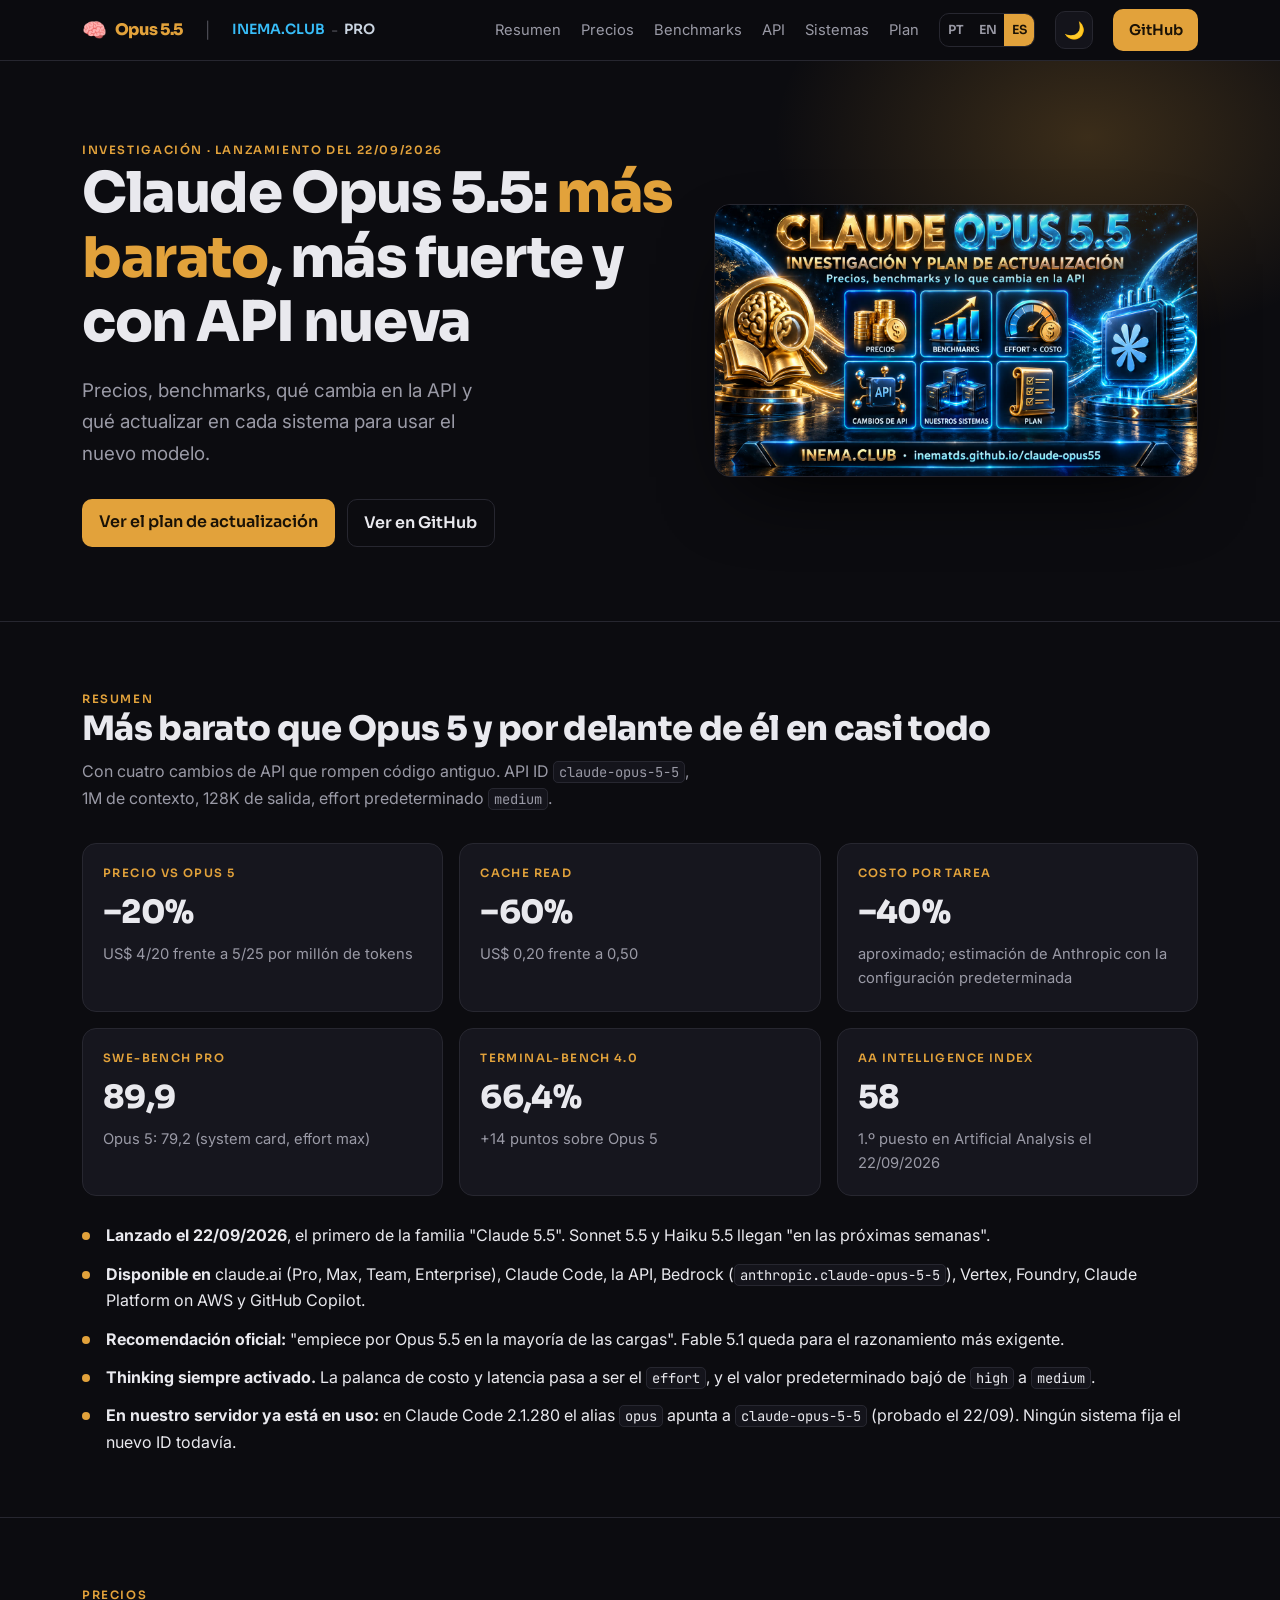
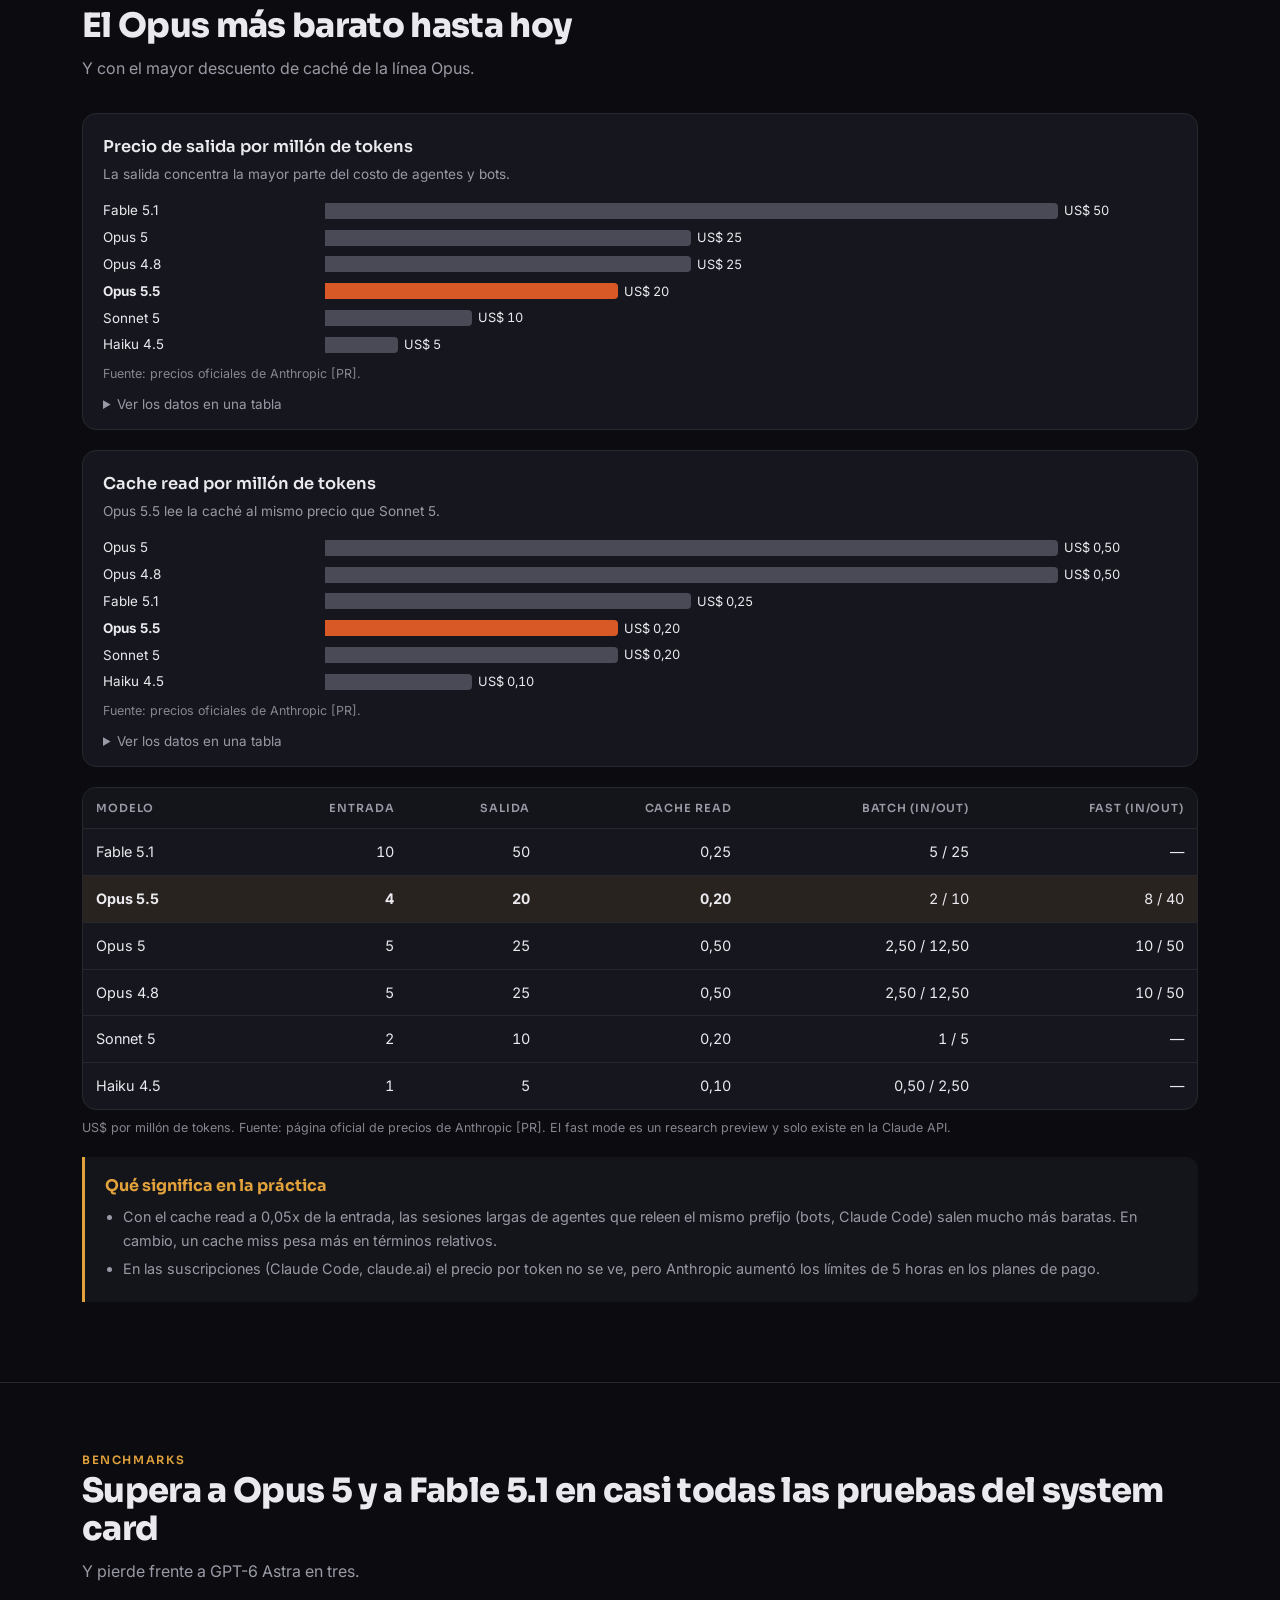
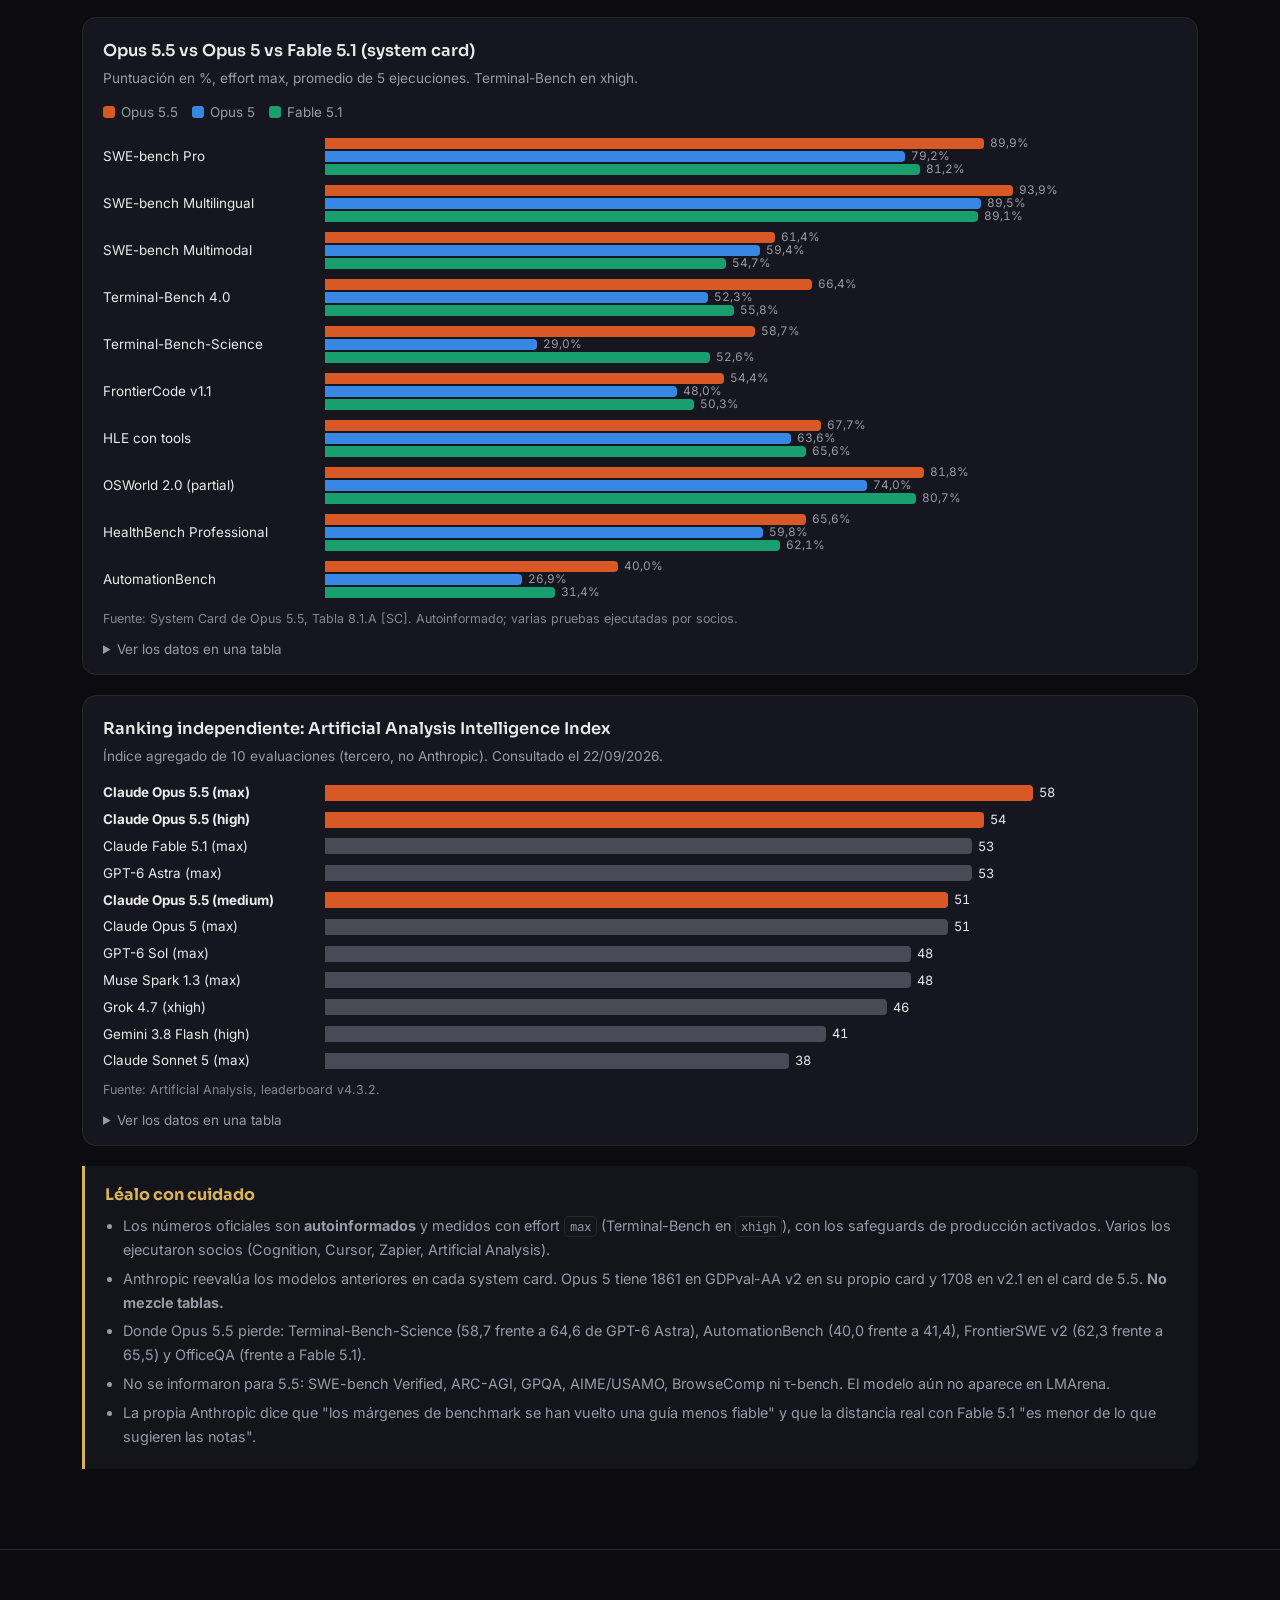
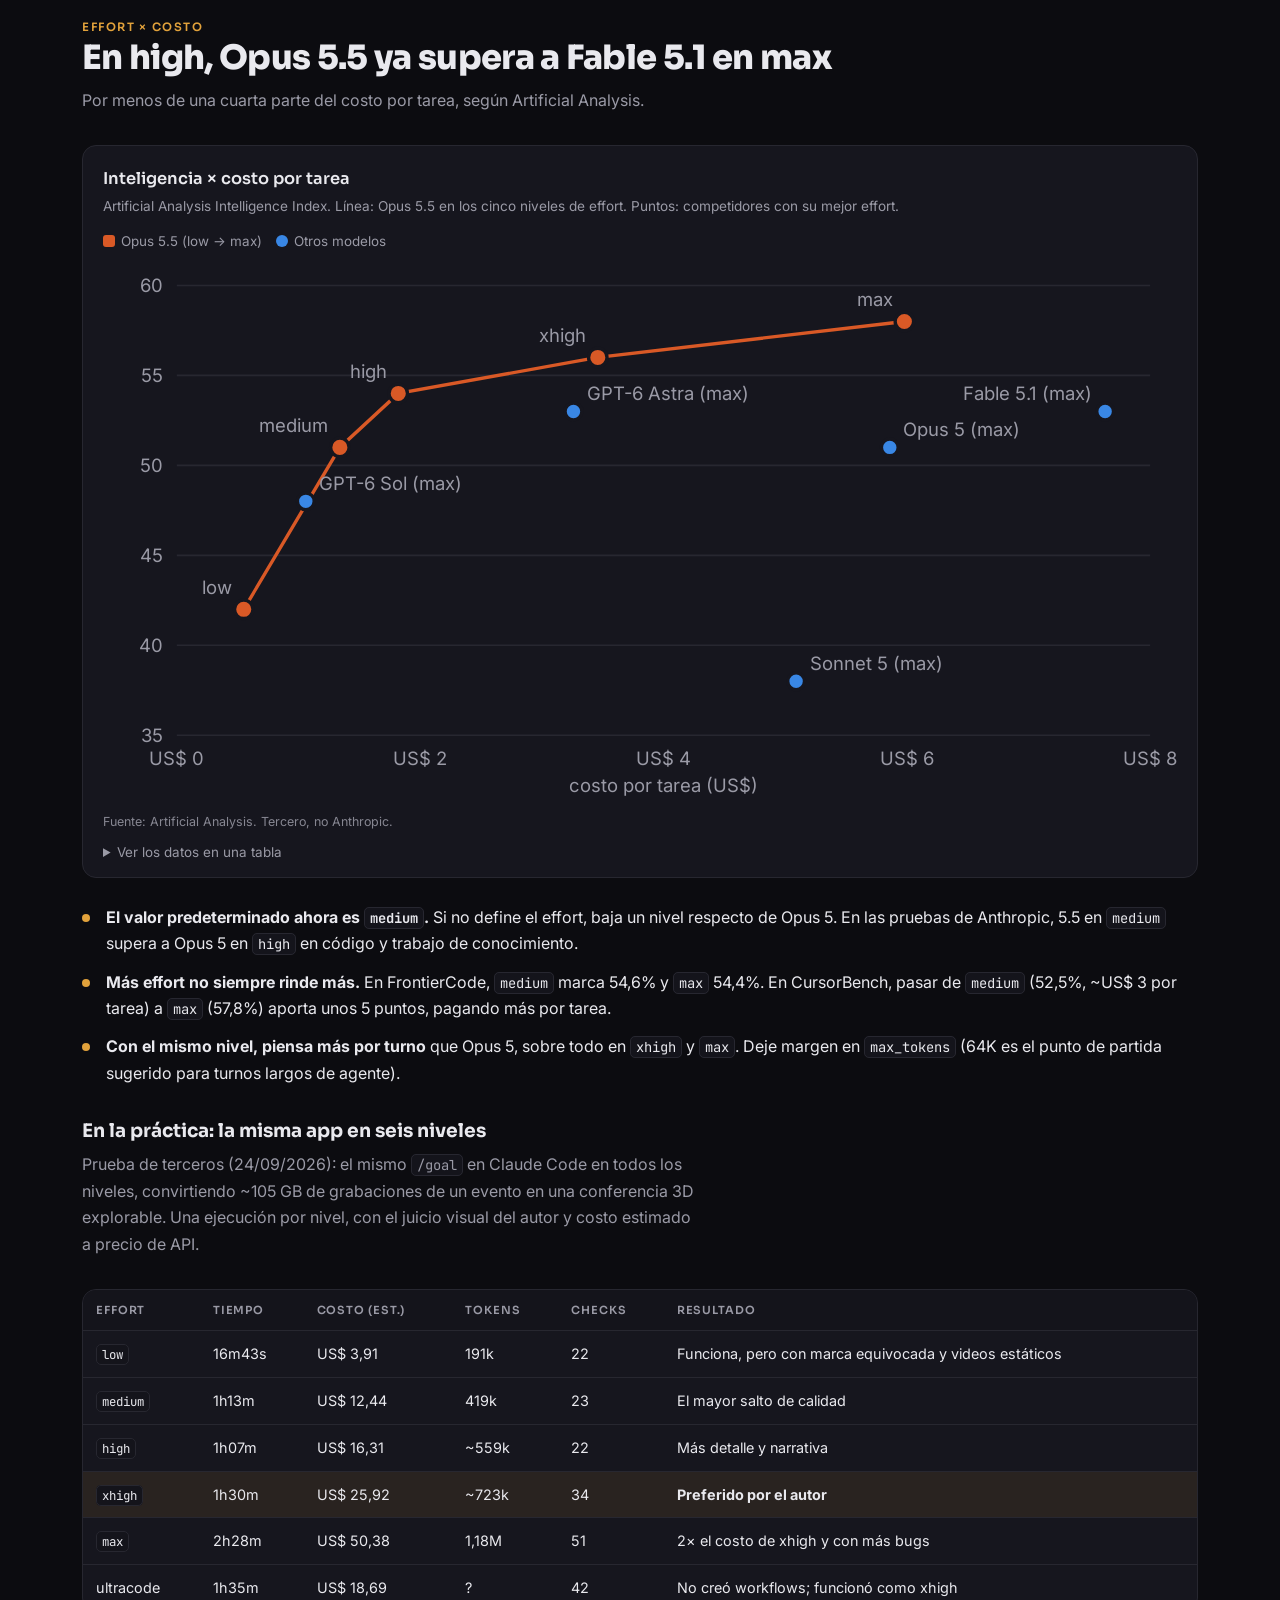
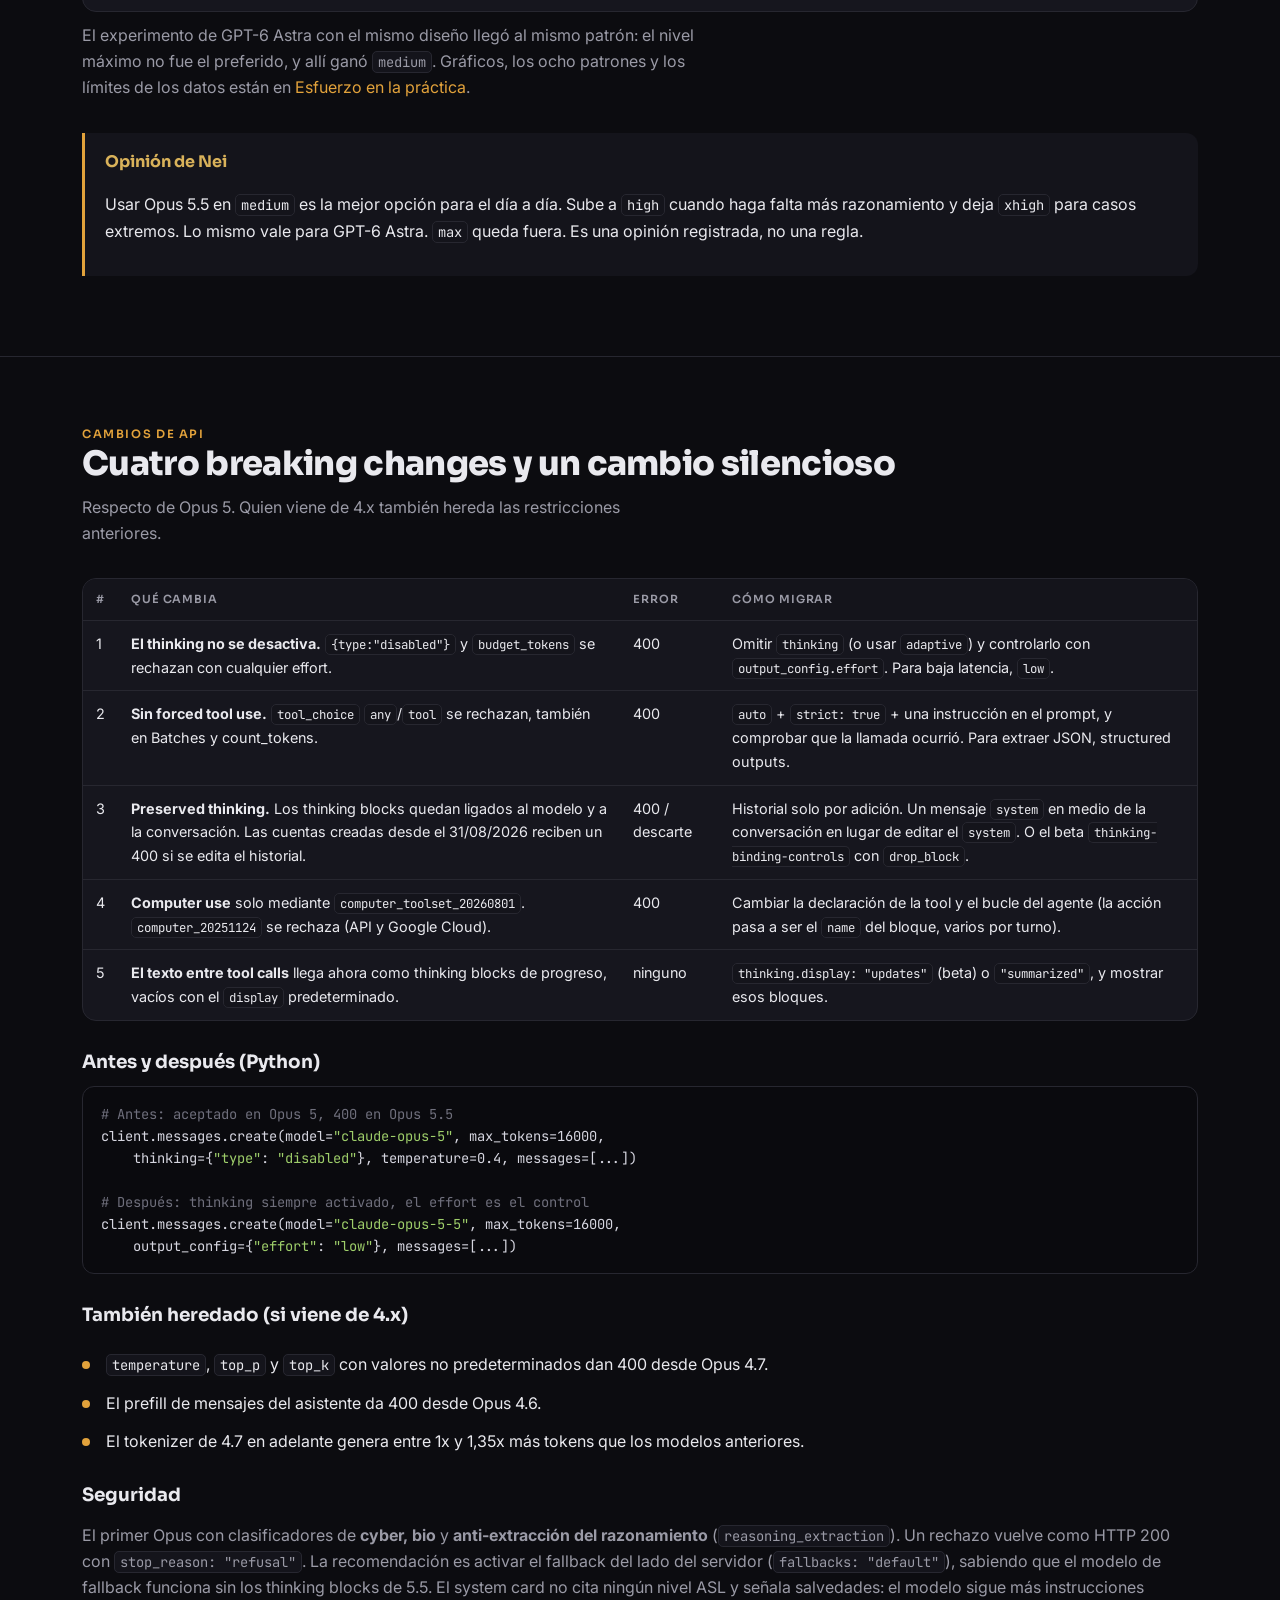
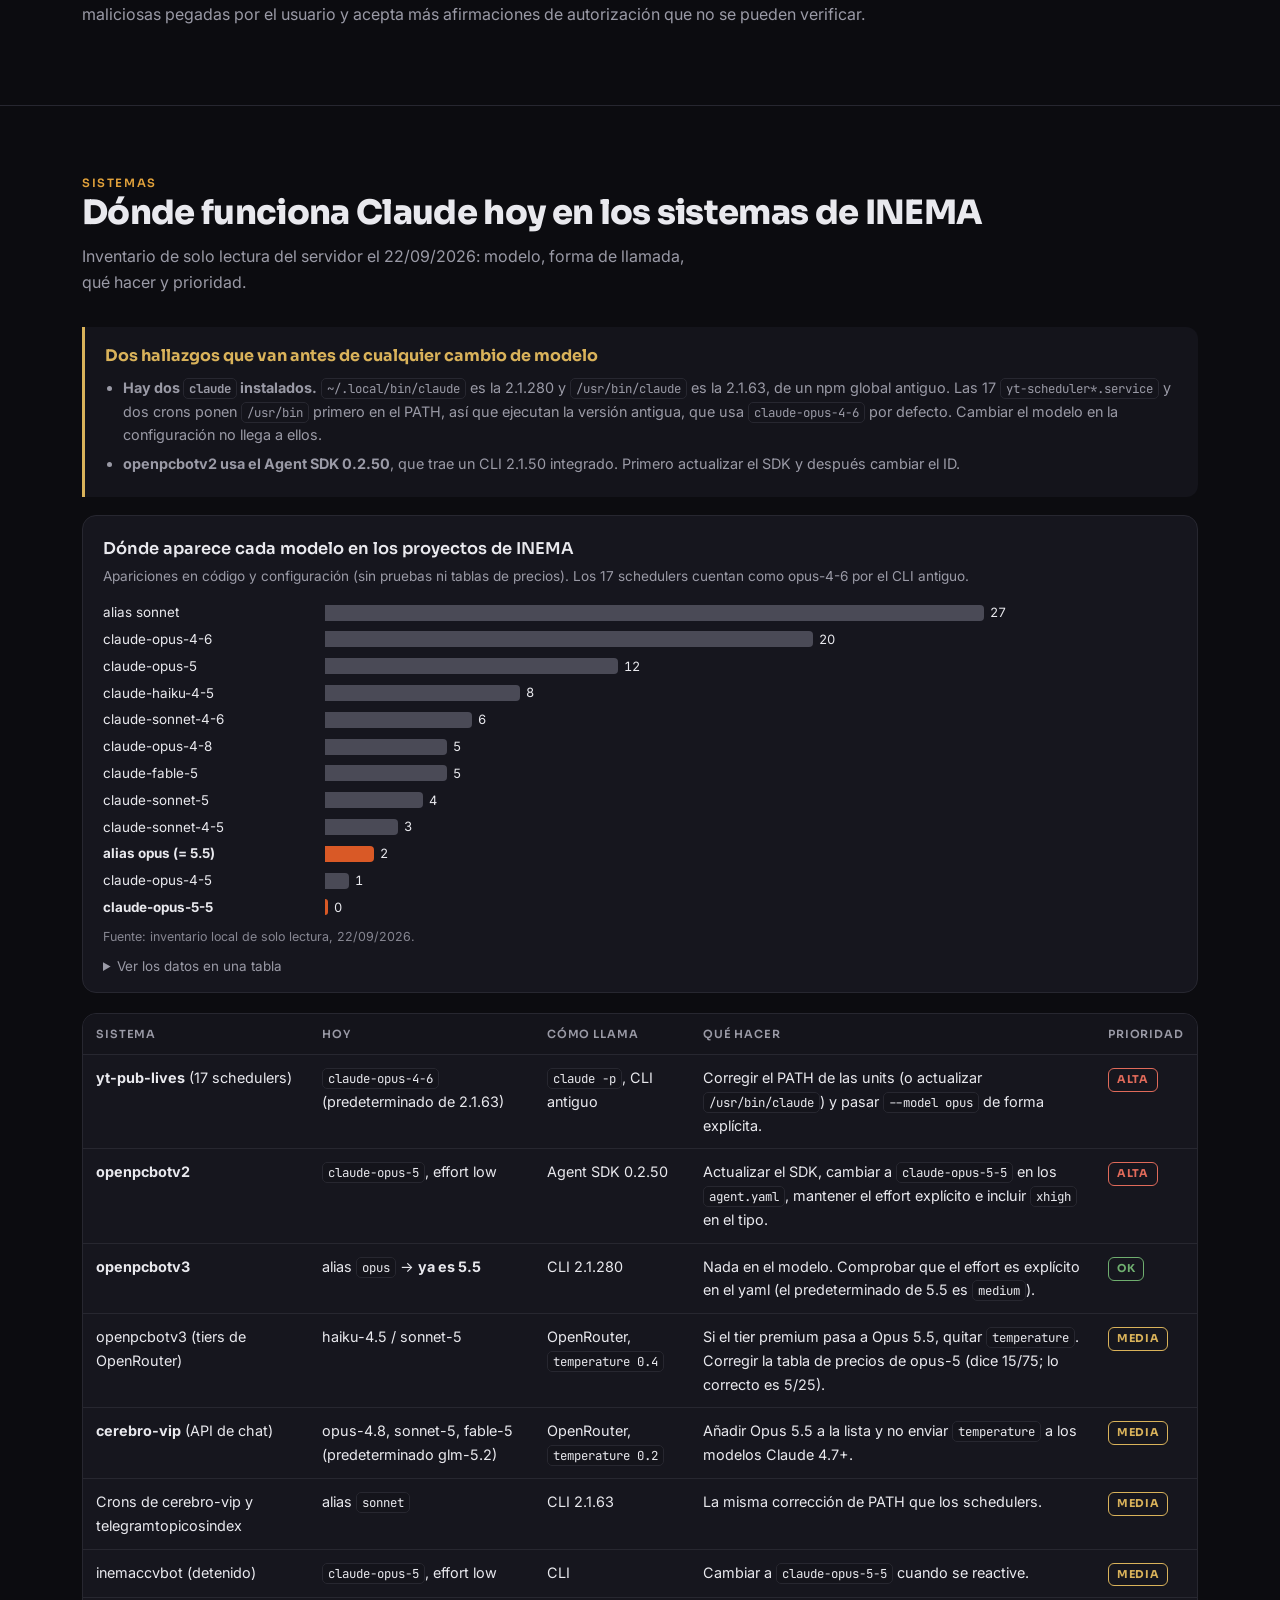
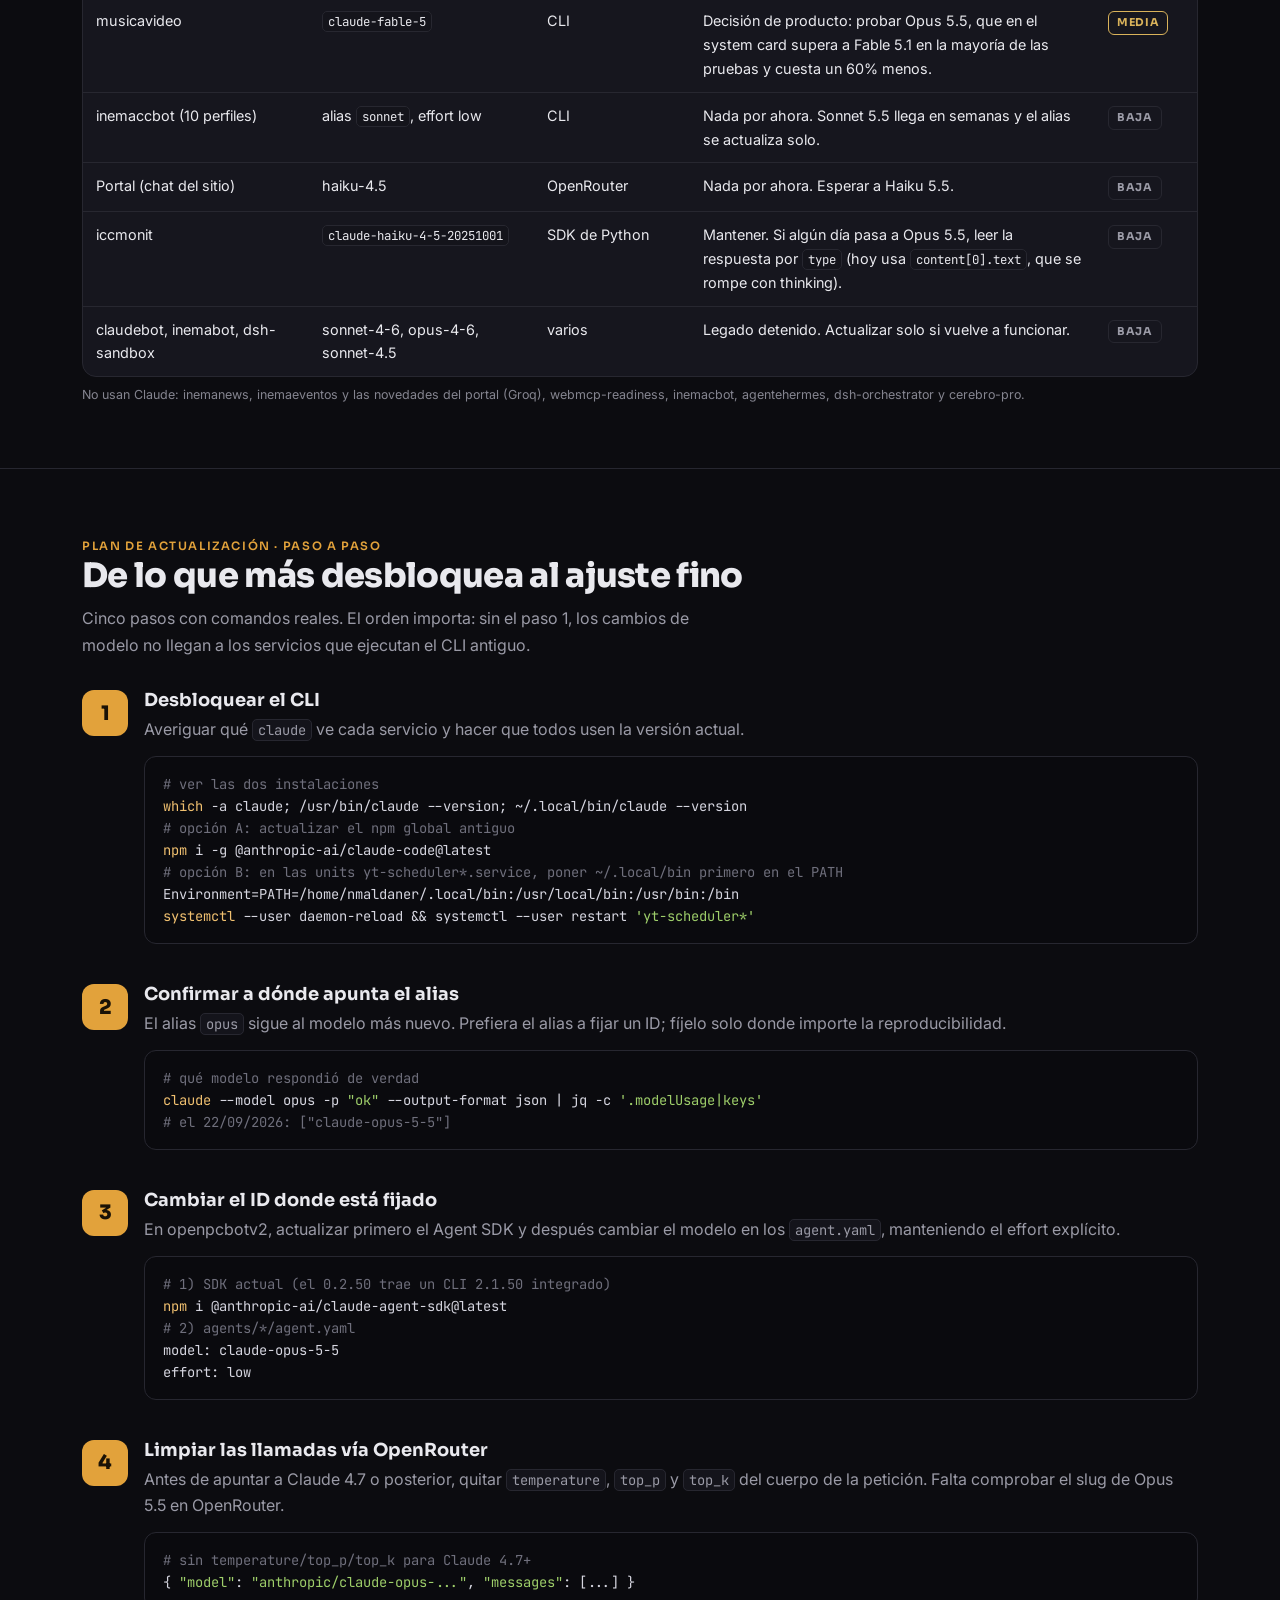
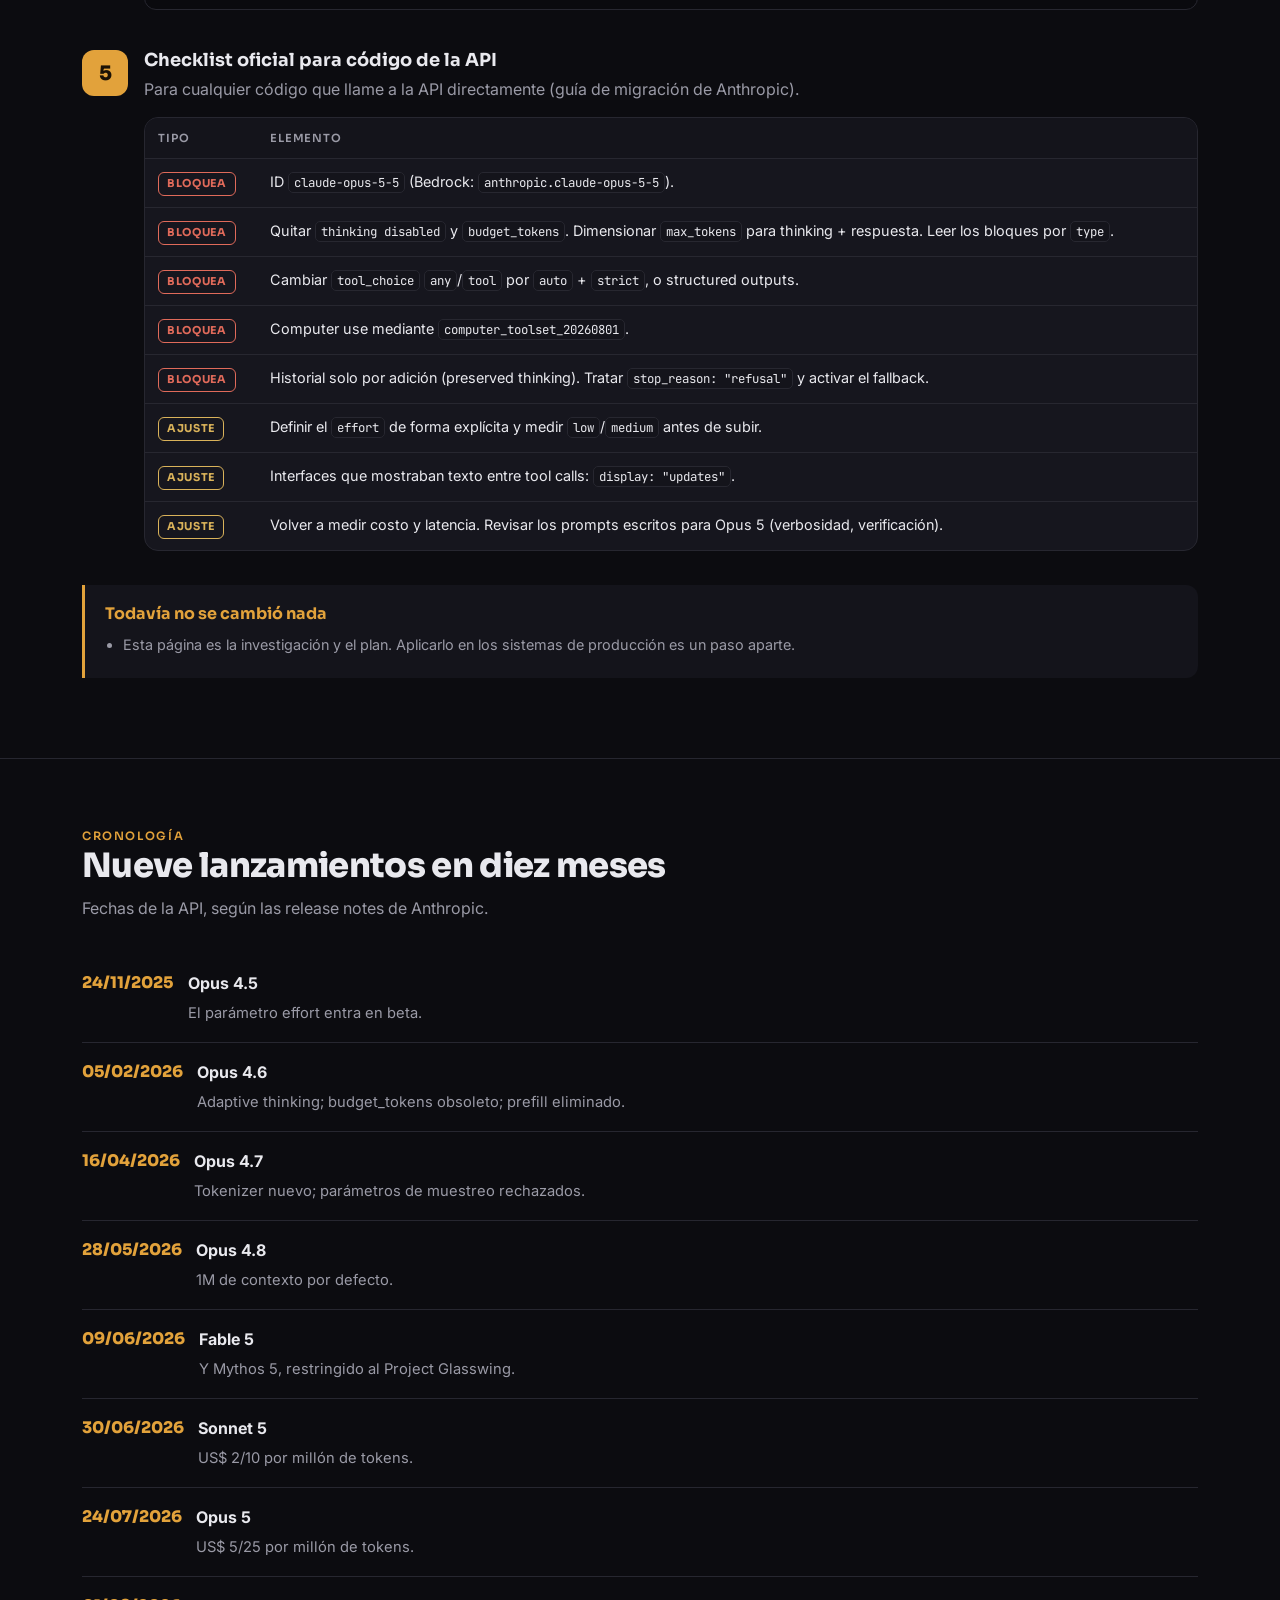
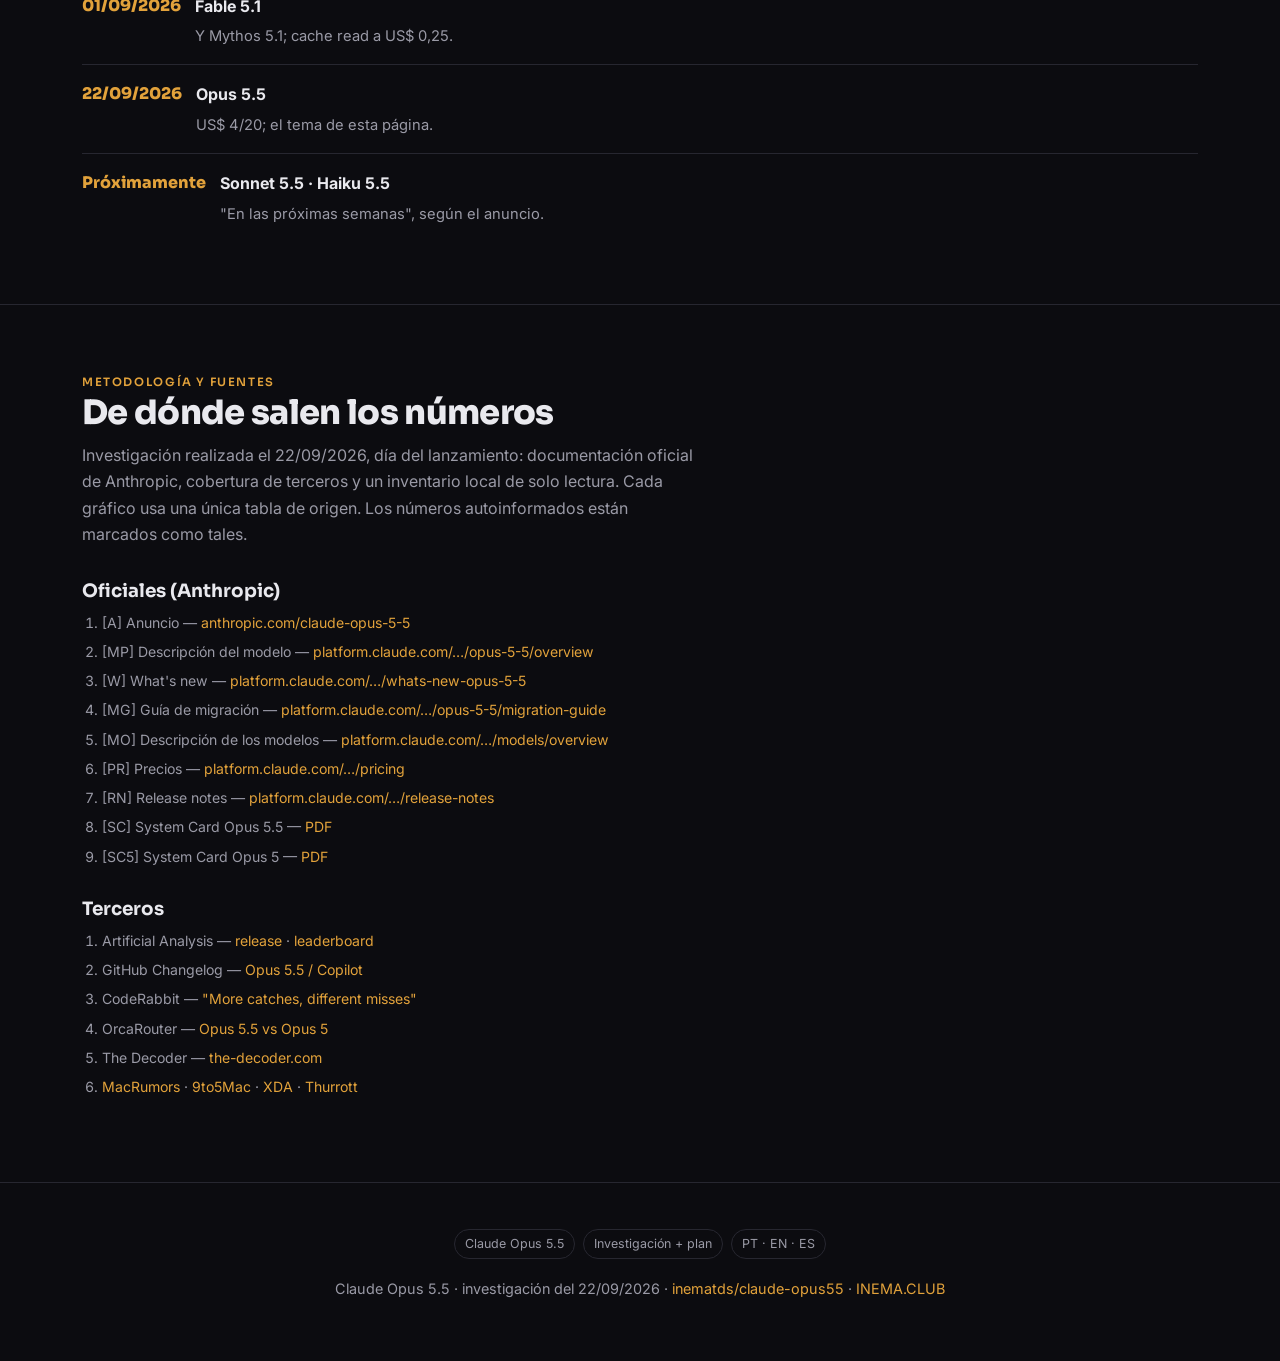
<file: guia/es/index.html>
<!DOCTYPE html>
<!-- GERADO por scripts/build.py a partir de src/guia.template.html + i18n/<idioma>.json. Não edite o HTML gerado. -->
<html lang="es">
<head>
<meta charset="utf-8">
<meta name="viewport" content="width=device-width, initial-scale=1">
<title>Claude Opus 5.5 — Investigación y plan de actualización</title>
<meta name="description" content="Investigación sobre Claude Opus 5.5 (lanzado el 22/09/2026): precios, gráficos de benchmarks, cambios en la API y el plan de actualización de los sistemas de INEMA.">
<meta property="og:title" content="Claude Opus 5.5 — Investigación y plan de actualización">
<meta property="og:description" content="Investigación sobre Claude Opus 5.5 (lanzado el 22/09/2026): precios, gráficos de benchmarks, cambios en la API y el plan de actualización de los sistemas de INEMA.">
<meta property="og:image" content="https://inematds.github.io/claude-opus55/capa/capa.png">
<link rel="alternate" hreflang="pt-BR" href="https://inematds.github.io/claude-opus55/guia/">
<link rel="alternate" hreflang="en" href="https://inematds.github.io/claude-opus55/guia/en/">
<link rel="alternate" hreflang="es" href="https://inematds.github.io/claude-opus55/guia/es/">
<link rel="alternate" hreflang="x-default" href="https://inematds.github.io/claude-opus55/guia/">
<link rel="preconnect" href="https://fonts.googleapis.com">
<link rel="preconnect" href="https://fonts.gstatic.com" crossorigin>
<link href="https://fonts.googleapis.com/css2?family=Sora:wght@400;600;800&family=Inter:wght@400;500;600&family=JetBrains+Mono:wght@400;600&display=swap" rel="stylesheet">
<style>
  :root{
    --bg:#0c0c10; --bg2:#14141b; --card:#16161e; --line:#272730;
    --txt:#e9e9ee; --mut:#9a9aa6; --amb:#E2A23B; --amb2:#f0c070; --sky:#38bdf8; --pro:#cbd5e1;
    color-scheme:dark;
  }
  body.light{
    --bg:#f6f7f9; --bg2:#eceef2; --card:#ffffff; --line:#e1e3ea;
    --txt:#1a1a22; --mut:#5b5b68; --amb:#b9791d; --amb2:#a16207; --sky:#0369a1; --pro:#b45309;
    color-scheme:light;
  }
  body.light .hero .glow{opacity:.5}
  body.light pre{background:#0e0e14;color:#d6d6e0}
  body.light pre .c{color:#8a8a98}
  *{box-sizing:border-box}
  html{scroll-behavior:smooth}
  body{margin:0;background:var(--bg);color:var(--txt);font:16px/1.65 Inter,system-ui,sans-serif;-webkit-font-smoothing:antialiased}
  h1,h2,h3{font-family:Sora,sans-serif;line-height:1.15;margin:0}
  a{color:var(--amb);text-decoration:none}
  code,pre{font-family:"JetBrains Mono",monospace}
  .wrap{max-width:1160px;margin:0 auto;padding:0 22px}
  .mut{color:var(--mut)} .amb{color:var(--amb)}
  .chip{display:inline-block;font-size:.72rem;letter-spacing:.14em;text-transform:uppercase;color:var(--amb);font-weight:600;font-family:Sora}
  nav{position:sticky;top:0;z-index:30;backdrop-filter:blur(12px);background:rgba(12,12,16,.78);border-bottom:1px solid var(--line)}
  nav .wrap{display:flex;align-items:center;gap:22px;height:60px}
  nav .brand{display:flex;align-items:center;gap:8px;font-family:Sora;font-weight:800;letter-spacing:-.02em;color:var(--amb)}
  nav .brand .emoji{font-size:1.25rem}
  nav .sep{color:var(--mut);opacity:.45}
  nav .inema{color:var(--sky);font-weight:600;font-size:.88rem;font-family:Sora}
  nav .inema:hover{filter:brightness(1.15)}
  nav .pro{color:var(--pro);font-weight:600;font-size:.88rem;font-family:Sora}
  nav .pro:hover{filter:brightness(1.15)}
  nav .clubpro{display:inline-flex;align-items:center;gap:6px}
  nav .links{margin-left:auto;display:flex;align-items:center;gap:20px;font-size:.92rem}
  nav .links a.sec{color:var(--mut)} nav .links a.sec:hover{color:var(--txt)}
  .tgl{background:var(--bg2);border:1px solid var(--line);color:var(--txt);width:38px;height:38px;border-radius:10px;cursor:pointer;display:inline-flex;align-items:center;justify-content:center;font-size:1.05rem}
  .tgl:hover{border-color:var(--amb)}
  .btn{display:inline-block;background:var(--amb);color:#1a1206;font-weight:600;padding:.6em 1.05em;border-radius:10px;font-family:Sora}
  .btn.ghost{background:transparent;color:var(--txt);border:1px solid var(--line)}
  @media(max-width:760px){nav .links a.sec{display:none}}
  .hero{position:relative;overflow:hidden;border-bottom:1px solid var(--line)}
  .hero .glow{position:absolute;inset:-40% -20% auto auto;width:70%;height:600px;background:radial-gradient(closest-side,rgba(226,162,59,.22),transparent 70%);pointer-events:none}
  .hero .wrap{display:grid;grid-template-columns:1.1fr .9fr;gap:40px;align-items:center;padding:74px 22px}
  .hero h1{font-size:clamp(2.2rem,5vw,3.5rem);font-weight:800;letter-spacing:-.025em}
  .hero p.lead{font-size:1.18rem;color:var(--mut);margin:1.1em 0 1.6em;max-width:34ch}
  .hero .cta{display:flex;gap:12px;flex-wrap:wrap}
  .hero figure{margin:0;border-radius:16px;overflow:hidden;border:1px solid var(--line);box-shadow:0 30px 80px -30px #000}
  .hero figure img{width:100%;display:block}
  @media(max-width:780px){.hero .wrap{grid-template-columns:1fr;padding:48px 22px}}
  section{padding:62px 0;border-bottom:1px solid var(--line)}
  section h2{font-size:clamp(1.5rem,3.4vw,2.1rem);font-weight:800;letter-spacing:-.02em}
  section .sub{color:var(--mut);margin:.6em 0 2em;max-width:62ch}
  .grid{display:grid;gap:16px}
  .g3{grid-template-columns:repeat(3,1fr)} .g4{grid-template-columns:repeat(4,1fr)} .g2{grid-template-columns:repeat(2,1fr)}
  @media(max-width:820px){.g3,.g4{grid-template-columns:1fr 1fr}}
  @media(max-width:540px){.g2,.g3,.g4{grid-template-columns:1fr}}
  .card{background:var(--card);border:1px solid var(--line);border-radius:14px;padding:20px}
  .card h3{font-size:1.05rem;margin-bottom:.4em}
  .card p{color:var(--mut);font-size:.92rem;margin:0}
  .num{display:inline-flex;width:30px;height:30px;align-items:center;justify-content:center;border-radius:8px;background:rgba(226,162,59,.14);color:var(--amb);font-family:Sora;font-weight:800;font-size:.9rem;margin-bottom:.7em}
  .flow{display:flex;flex-wrap:wrap;gap:8px;align-items:center;margin-top:10px}
  .flow span{background:var(--bg2);border:1px solid var(--line);border-radius:999px;padding:.45em .9em;font-size:.85rem;font-family:Sora;font-weight:600}
  .flow .arr{color:var(--amb);border:none;background:none;padding:0 .1em}
  pre{background:#0a0a0e;border:1px solid var(--line);border-radius:12px;padding:16px 18px;overflow:auto;font-size:.86rem;line-height:1.6;color:#d6d6e0}
  pre .c{color:#6f6f7c} pre .k{color:var(--amb2)} pre .s{color:#9ece6a}
  .step{display:grid;grid-template-columns:46px 1fr;gap:16px;margin-bottom:26px}
  .step .b{width:46px;height:46px;border-radius:12px;background:var(--amb);color:#1a1206;font-family:Sora;font-weight:800;font-size:1.25rem;display:flex;align-items:center;justify-content:center}
  .step h3{font-size:1.12rem;margin-bottom:.3em}
  .step p{color:var(--mut);margin:.2em 0 .7em}
  .ex{display:grid;grid-template-columns:1fr 1fr;gap:18px}
  @media(max-width:680px){.ex{grid-template-columns:1fr}}
  .ex figure{margin:0;border-radius:14px;overflow:hidden;border:1px solid var(--line)}
  .ex figure img{width:100%;display:block}
  .ex figcaption{padding:12px 14px;font-size:.88rem;color:var(--mut);background:var(--card)}
  .phase{display:flex;gap:14px;padding:16px 0;border-bottom:1px solid var(--line)}
  .phase:last-child{border:none}
  .phase .tag{flex:0 0 92px;font-family:Sora;font-weight:800;color:var(--amb)}
  .phase .d strong{display:block;margin-bottom:.2em}
  .phase .d span{color:var(--mut);font-size:.92rem}
  footer{padding:46px 0;text-align:center;color:var(--mut);font-size:.9rem}
  .pill{display:inline-block;border:1px solid var(--line);border-radius:999px;padding:.3em .8em;font-size:.78rem;color:var(--mut);margin:0 4px}
  /* ── extensões desta página (gráficos, tabelas, notas, idiomas). O CSS do template fica intacto. ── */
  :root{ --s1:#d95926; --s2:#3987e5; --s3:#199e70; --neutral:#4a4a56; --grid:#272730; --ok:#6fae6f; --warn:#d9b25a; --bad:#e06a5a; }
  body.light{ --s1:#eb6834; --s2:#2a78d6; --s3:#1baf7a; --neutral:#c3c4cc; --grid:#e1e3ea; --ok:#2f7d32; --warn:#8a6400; --bad:#b3261e; }
  body.light nav{background:rgba(246,247,249,.85)}
  code{font-size:.86em;background:var(--bg2);border:1px solid var(--line);border-radius:5px;padding:1px 5px;word-break:break-word}
  pre code{background:none;border:0;padding:0;font-size:inherit}
  .lang{display:inline-flex;border:1px solid var(--line);border-radius:10px;overflow:hidden;font-family:Sora;font-size:.78rem;font-weight:600}
  .lang a{padding:.45em .6em;color:var(--mut)}
  .lang a.on{background:var(--amb);color:#1a1206}
  .stat .v{font-family:Sora;font-weight:800;font-size:2rem;letter-spacing:-.02em;color:var(--txt);margin:.1em 0}
  .stat .k{font-size:.72rem;letter-spacing:.12em;text-transform:uppercase;color:var(--amb);font-family:Sora;font-weight:600}
  ul.feat{list-style:none;padding:0;margin:26px 0 0;display:grid;gap:12px}
  ul.feat li{padding-left:24px;position:relative;color:var(--txt)}
  ul.feat li::before{content:"";position:absolute;left:0;top:10px;width:8px;height:8px;border-radius:50%;background:var(--amb)}
  .tblwrap{overflow-x:auto;margin:14px 0 8px;border:1px solid var(--line);border-radius:14px;background:var(--card)}
  table{width:100%;border-collapse:collapse;font-size:.9rem}
  th,td{text-align:left;padding:11px 13px;border-bottom:1px solid var(--line);vertical-align:top}
  tr:last-child td{border-bottom:0}
  th{color:var(--mut);font-weight:600;font-size:.7rem;text-transform:uppercase;letter-spacing:.08em;background:var(--bg2);white-space:nowrap;font-family:Sora}
  td.n,th.n{font-variant-numeric:tabular-nums;text-align:right;white-space:nowrap}
  tr.hl td{background:rgba(226,162,59,.09)}
  .prio{display:inline-block;font-size:.68rem;font-weight:700;letter-spacing:.06em;border-radius:6px;padding:2px 8px;white-space:nowrap;font-family:Sora}
  .prio.alta{color:var(--bad);border:1px solid var(--bad)}
  .prio.media{color:var(--warn);border:1px solid var(--warn)}
  .prio.baixa{color:var(--mut);border:1px solid var(--line)}
  .prio.ok{color:var(--ok);border:1px solid var(--ok)}
  .note{background:var(--bg2);border-left:3px solid var(--warn);border-radius:0 12px 12px 0;padding:16px 20px;margin:18px 0}
  .note.amb{border-left-color:var(--amb)}
  .note strong.t{display:block;color:var(--warn);margin-bottom:6px;font-family:Sora}
  .note.amb strong.t{color:var(--amb)}
  .note ul{margin:0;padding-left:18px}
  .note li{color:var(--mut);font-size:.9rem;margin-bottom:5px}
  .src{font-size:.78rem;color:var(--mut);opacity:.85;margin:6px 0 0}
  .chart{background:var(--card);border:1px solid var(--line);border-radius:14px;padding:20px 20px 14px;margin:16px 0 20px}
  .chart .ct{font-family:Sora;font-weight:600;font-size:1.02rem}
  .chart .cs{font-size:.85rem;color:var(--mut);margin:2px 0 12px}
  .legend{display:flex;flex-wrap:wrap;gap:14px;font-size:.84rem;color:var(--mut);margin-bottom:10px}
  .legend span{display:inline-flex;align-items:center;gap:6px}
  .legend i{width:12px;height:12px;border-radius:3px;display:inline-block}
  .hb .row{display:grid;grid-template-columns:minmax(120px,210px) 1fr;gap:12px;align-items:center;padding:5px 0}
  .hb .lab{font-size:.84rem;line-height:1.25}
  .hb .bars{display:grid;gap:2px}
  .hb .bar{height:11px;display:flex;align-items:center}
  .hb .fill{height:100%;border-radius:0 4px 4px 0;min-width:2px}
  .hb .val{font-size:.74rem;color:var(--mut);margin-left:6px;font-variant-numeric:tabular-nums;white-space:nowrap}
  .hb .bar:hover .fill{filter:brightness(1.15)}
  .hb.single .bar{height:16px}
  .hb.single .val{font-size:.8rem;color:var(--txt)}
  details.data{margin-top:8px;font-size:.84rem}
  details.data summary{cursor:pointer;color:var(--mut)}
  #tip{position:fixed;pointer-events:none;z-index:50;background:var(--txt);color:var(--bg);font-size:.8rem;line-height:1.4;padding:7px 10px;border-radius:8px;opacity:0;transition:opacity .1s;max-width:260px}
  svg text{fill:var(--mut);font-size:11px;font-family:Inter,sans-serif}
  svg .axis{stroke:var(--grid)}
  ol.srcs{padding-left:20px;display:grid;gap:6px;margin:10px 0 22px}
  ol.srcs li{font-size:.88rem;color:var(--mut);word-break:break-word}
  section h3.h{font-size:1.15rem;margin:30px 0 8px}
  @media(max-width:560px){ .hb .row{grid-template-columns:1fr;gap:3px} .wrap{padding:0 16px} nav .wrap{gap:12px} nav .brand{font-size:.95rem} }
  .step>div,.hero .wrap>div,.grid>*,.hb .row>*{min-width:0}
  nav .brand{white-space:nowrap}
  @media(max-width:560px){ nav .wrap{flex-wrap:wrap;height:auto;padding-top:8px;padding-bottom:8px;row-gap:8px} nav .links{margin-left:0;gap:10px} }

</style>
</head>
<body>
<div id="tip" role="tooltip"></div>

<nav><div class="wrap">
  <a class="brand" href="#top"><span class="emoji">🧠</span> Opus 5.5</a>
  <span class="sep">|</span>
  <span class="clubpro">
    <a class="inema" href="https://inema.club" target="_blank" rel="noopener">INEMA.CLUB</a>
    <span class="sep">-</span>
    <a class="pro" href="https://inema.pro" target="_blank" rel="noopener">PRO</a>
  </span>
  <div class="links">
    <a class="sec" href="#oque">Resumen</a>
    <a class="sec" href="#precos">Precios</a>
    <a class="sec" href="#benchmarks">Benchmarks</a>
    <a class="sec" href="#api">API</a>
    <a class="sec" href="#sistemas">Sistemas</a>
    <a class="sec" href="#guia">Plan</a>
    <span class="lang" aria-label="Idioma"><a href="../" class="" hreflang="pt-BR">PT</a><a href="../en/" class="" hreflang="en">EN</a><a href="./" class="on" hreflang="es">ES</a></span>
    <button class="tgl" id="themeToggle" aria-label="Cambiar tema" title="Cambiar tema">🌙</button>
    <a class="btn" href="https://github.com/inematds/claude-opus55" target="_blank" rel="noopener">GitHub</a>
  </div>
</div></nav>

<header class="hero" id="top">
  <div class="glow"></div>
  <div class="wrap">
    <div>
      <span class="chip">Investigación · lanzamiento del 22/09/2026</span>
      <h1>Claude Opus 5.5: <span class="amb">más barato</span>, más fuerte y con API nueva</h1>
      <p class="lead">Precios, benchmarks, qué cambia en la API y qué actualizar en cada sistema para usar el nuevo modelo.</p>
      <div class="cta">
        <a class="btn" href="#guia">Ver el plan de actualización</a>
        <a class="btn ghost" href="https://github.com/inematds/claude-opus55" target="_blank" rel="noopener">Ver en GitHub</a>
      </div>
    </div>
    <figure><img src="../assets/banner-es.jpg" alt="Banner de Claude Opus 5.5: investigación y plan de actualización"></figure>
  </div>
</header>

<section id="oque"><div class="wrap">
  <span class="chip">Resumen</span>
  <h2>Más barato que Opus 5 y por delante de él en casi todo</h2>
  <p class="sub">Con cuatro cambios de API que rompen código antiguo. API ID <code>claude-opus-5-5</code>, 1M de contexto, 128K de salida, effort predeterminado <code>medium</code>.</p>
  <div class="grid g3">
    <div class="card stat"><div class="k">Precio vs Opus 5</div><div class="v">−20%</div><p>US$ 4/20 frente a 5/25 por millón de tokens</p></div>
    <div class="card stat"><div class="k">Cache read</div><div class="v">−60%</div><p>US$ 0,20 frente a 0,50</p></div>
    <div class="card stat"><div class="k">Costo por tarea</div><div class="v">−40%</div><p>aproximado; estimación de Anthropic con la configuración predeterminada</p></div>
    <div class="card stat"><div class="k">SWE-bench Pro</div><div class="v">89,9</div><p>Opus 5: 79,2 (system card, effort max)</p></div>
    <div class="card stat"><div class="k">Terminal-Bench 4.0</div><div class="v">66,4%</div><p>+14 puntos sobre Opus 5</p></div>
    <div class="card stat"><div class="k">AA Intelligence Index</div><div class="v">58</div><p>1.º puesto en Artificial Analysis el 22/09/2026</p></div>
  </div>
  <ul class="feat">
    <li><b>Lanzado el 22/09/2026</b>, el primero de la familia "Claude 5.5". Sonnet 5.5 y Haiku 5.5 llegan "en las próximas semanas".</li>
    <li><b>Disponible en</b> claude.ai (Pro, Max, Team, Enterprise), Claude Code, la API, Bedrock (<code>anthropic.claude-opus-5-5</code>), Vertex, Foundry, Claude Platform on AWS y GitHub Copilot.</li>
    <li><b>Recomendación oficial:</b> "empiece por Opus 5.5 en la mayoría de las cargas". Fable 5.1 queda para el razonamiento más exigente.</li>
    <li><b>Thinking siempre activado.</b> La palanca de costo y latencia pasa a ser el <code>effort</code>, y el valor predeterminado bajó de <code>high</code> a <code>medium</code>.</li>
    <li><b>En nuestro servidor ya está en uso:</b> en Claude Code 2.1.280 el alias <code>opus</code> apunta a <code>claude-opus-5-5</code> (probado el 22/09). Ningún sistema fija el nuevo ID todavía.</li>
  </ul>
</div></section>

<section id="precos"><div class="wrap">
  <span class="chip">Precios</span>
  <h2>El Opus más barato hasta hoy</h2>
  <p class="sub">Y con el mayor descuento de caché de la línea Opus.</p>
  <div class="chart" id="c-preco-out"></div>
  <div class="chart" id="c-preco-cache"></div>
  <div class="tblwrap"><table>
    <thead><tr><th>Modelo</th><th class="n">Entrada</th><th class="n">Salida</th><th class="n">Cache read</th><th class="n">Batch (in/out)</th><th class="n">Fast (in/out)</th></tr></thead>
    <tbody>
      <tr><td>Fable 5.1</td><td class="n">10</td><td class="n">50</td><td class="n">0,25</td><td class="n">5 / 25</td><td class="n">—</td></tr>
      <tr class="hl"><td><b>Opus 5.5</b></td><td class="n"><b>4</b></td><td class="n"><b>20</b></td><td class="n"><b>0,20</b></td><td class="n">2 / 10</td><td class="n">8 / 40</td></tr>
      <tr><td>Opus 5</td><td class="n">5</td><td class="n">25</td><td class="n">0,50</td><td class="n">2,50 / 12,50</td><td class="n">10 / 50</td></tr>
      <tr><td>Opus 4.8</td><td class="n">5</td><td class="n">25</td><td class="n">0,50</td><td class="n">2,50 / 12,50</td><td class="n">10 / 50</td></tr>
      <tr><td>Sonnet 5</td><td class="n">2</td><td class="n">10</td><td class="n">0,20</td><td class="n">1 / 5</td><td class="n">—</td></tr>
      <tr><td>Haiku 4.5</td><td class="n">1</td><td class="n">5</td><td class="n">0,10</td><td class="n">0,50 / 2,50</td><td class="n">—</td></tr>
    </tbody>
  </table></div>
  <p class="src">US$ por millón de tokens. Fuente: página oficial de precios de Anthropic [PR]. El fast mode es un research preview y solo existe en la Claude API.</p>
  <div class="note amb"><strong class="t">Qué significa en la práctica</strong>
    <ul><li>Con el cache read a 0,05x de la entrada, las sesiones largas de agentes que releen el mismo prefijo (bots, Claude Code) salen mucho más baratas. En cambio, un cache miss pesa más en términos relativos.</li><li>En las suscripciones (Claude Code, claude.ai) el precio por token no se ve, pero Anthropic aumentó los límites de 5 horas en los planes de pago.</li></ul>
  </div>
</div></section>

<section id="benchmarks"><div class="wrap">
  <span class="chip">Benchmarks</span>
  <h2>Supera a Opus 5 y a Fable 5.1 en casi todas las pruebas del system card</h2>
  <p class="sub">Y pierde frente a GPT-6 Astra en tres.</p>
  <div class="chart" id="c-bench"></div>
  <div class="chart" id="c-aa"></div>
  <div class="note"><strong class="t">Léalo con cuidado</strong>
    <ul><li>Los números oficiales son <b>autoinformados</b> y medidos con effort <code>max</code> (Terminal-Bench en <code>xhigh</code>), con los safeguards de producción activados. Varios los ejecutaron socios (Cognition, Cursor, Zapier, Artificial Analysis).</li><li>Anthropic reevalúa los modelos anteriores en cada system card. Opus 5 tiene 1861 en GDPval-AA v2 en su propio card y 1708 en v2.1 en el card de 5.5. <b>No mezcle tablas.</b></li><li>Donde Opus 5.5 pierde: Terminal-Bench-Science (58,7 frente a 64,6 de GPT-6 Astra), AutomationBench (40,0 frente a 41,4), FrontierSWE v2 (62,3 frente a 65,5) y OfficeQA (frente a Fable 5.1).</li><li>No se informaron para 5.5: SWE-bench Verified, ARC-AGI, GPQA, AIME/USAMO, BrowseComp ni τ-bench. El modelo aún no aparece en LMArena.</li><li>La propia Anthropic dice que "los márgenes de benchmark se han vuelto una guía menos fiable" y que la distancia real con Fable 5.1 "es menor de lo que sugieren las notas".</li></ul>
  </div>
</div></section>

<section id="effort"><div class="wrap">
  <span class="chip">Effort × costo</span>
  <h2>En high, Opus 5.5 ya supera a Fable 5.1 en max</h2>
  <p class="sub">Por menos de una cuarta parte del costo por tarea, según Artificial Analysis.</p>
  <div class="chart" id="c-effort"></div>
  <ul class="feat">
    <li><b>El valor predeterminado ahora es <code>medium</code>.</b> Si no define el effort, baja un nivel respecto de Opus 5. En las pruebas de Anthropic, 5.5 en <code>medium</code> supera a Opus 5 en <code>high</code> en código y trabajo de conocimiento.</li>
    <li><b>Más effort no siempre rinde más.</b> En FrontierCode, <code>medium</code> marca 54,6% y <code>max</code> 54,4%. En CursorBench, pasar de <code>medium</code> (52,5%, ~US$ 3 por tarea) a <code>max</code> (57,8%) aporta unos 5 puntos, pagando más por tarea.</li>
    <li><b>Con el mismo nivel, piensa más por turno</b> que Opus 5, sobre todo en <code>xhigh</code> y <code>max</code>. Deje margen en <code>max_tokens</code> (64K es el punto de partida sugerido para turnos largos de agente).</li>
  </ul>
  <h3 style="margin-top:34px">En la práctica: la misma app en seis niveles</h3>
  <p class="sub">Prueba de terceros (24/09/2026): el mismo <code>/goal</code> en Claude Code en todos los niveles, convirtiendo ~105 GB de grabaciones de un evento en una conferencia 3D explorable. Una ejecución por nivel, con el juicio visual del autor y costo estimado a precio de API.</p>
  <div class="tblwrap"><table>
    <thead><tr><th>Effort</th><th>Tiempo</th><th>Costo (est.)</th><th>Tokens</th><th>Checks</th><th>Resultado</th></tr></thead>
    <tbody>
      <tr><td><code>low</code></td><td>16m43s</td><td>US$ 3,91</td><td>191k</td><td>22</td><td>Funciona, pero con marca equivocada y videos estáticos</td></tr>
      <tr><td><code>medium</code></td><td>1h13m</td><td>US$ 12,44</td><td>419k</td><td>23</td><td>El mayor salto de calidad</td></tr>
      <tr><td><code>high</code></td><td>1h07m</td><td>US$ 16,31</td><td>~559k</td><td>22</td><td>Más detalle y narrativa</td></tr>
      <tr class="hl"><td><code>xhigh</code></td><td>1h30m</td><td>US$ 25,92</td><td>~723k</td><td>34</td><td><b>Preferido por el autor</b></td></tr>
      <tr><td><code>max</code></td><td>2h28m</td><td>US$ 50,38</td><td>1,18M</td><td>51</td><td>2× el costo de xhigh y con más bugs</td></tr>
      <tr><td>ultracode</td><td>1h35m</td><td>US$ 18,69</td><td>?</td><td>42</td><td>No creó workflows; funcionó como xhigh</td></tr>
    </tbody>
  </table></div>
  <p class="sub">El experimento de GPT-6 Astra con el mismo diseño llegó al mismo patrón: el nivel máximo no fue el preferido, y allí ganó <code>medium</code>. Gráficos, los ocho patrones y los límites de los datos están en <a href="https://inematds.github.io/modelos/guia/es/esforco/">Esfuerzo en la práctica</a>.</p>
  <div class="note" style="border-left-color:var(--amb)"><strong class="t">Opinión de Nei</strong>
    <p>Usar Opus 5.5 en <code>medium</code> es la mejor opción para el día a día. Sube a <code>high</code> cuando haga falta más razonamiento y deja <code>xhigh</code> para casos extremos. Lo mismo vale para GPT-6 Astra. <code>max</code> queda fuera. Es una opinión registrada, no una regla.</p>
  </div>
</div></section>

<section id="api"><div class="wrap">
  <span class="chip">Cambios de API</span>
  <h2>Cuatro breaking changes y un cambio silencioso</h2>
  <p class="sub">Respecto de Opus 5. Quien viene de 4.x también hereda las restricciones anteriores.</p>
  <div class="tblwrap"><table>
    <thead><tr><th>#</th><th>Qué cambia</th><th>Error</th><th>Cómo migrar</th></tr></thead>
    <tbody>
      <tr><td>1</td><td><b>El thinking no se desactiva.</b> <code>{type:"disabled"}</code> y <code>budget_tokens</code> se rechazan con cualquier effort.</td><td>400</td><td>Omitir <code>thinking</code> (o usar <code>adaptive</code>) y controlarlo con <code>output_config.effort</code>. Para baja latencia, <code>low</code>.</td></tr>
      <tr><td>2</td><td><b>Sin forced tool use.</b> <code>tool_choice</code> <code>any</code>/<code>tool</code> se rechazan, también en Batches y count_tokens.</td><td>400</td><td><code>auto</code> + <code>strict: true</code> + una instrucción en el prompt, y comprobar que la llamada ocurrió. Para extraer JSON, structured outputs.</td></tr>
      <tr><td>3</td><td><b>Preserved thinking.</b> Los thinking blocks quedan ligados al modelo y a la conversación. Las cuentas creadas desde el 31/08/2026 reciben un 400 si se edita el historial.</td><td>400 / descarte</td><td>Historial solo por adición. Un mensaje <code>system</code> en medio de la conversación en lugar de editar el <code>system</code>. O el beta <code>thinking-binding-controls</code> con <code>drop_block</code>.</td></tr>
      <tr><td>4</td><td><b>Computer use</b> solo mediante <code>computer_toolset_20260801</code>. <code>computer_20251124</code> se rechaza (API y Google Cloud).</td><td>400</td><td>Cambiar la declaración de la tool y el bucle del agente (la acción pasa a ser el <code>name</code> del bloque, varios por turno).</td></tr>
      <tr><td>5</td><td><b>El texto entre tool calls</b> llega ahora como thinking blocks de progreso, vacíos con el <code>display</code> predeterminado.</td><td>ninguno</td><td><code>thinking.display: "updates"</code> (beta) o <code>"summarized"</code>, y mostrar esos bloques.</td></tr>
    </tbody>
  </table></div>
  <h3 class="h">Antes y después (Python)</h3>
<pre><span class="c"># Antes: aceptado en Opus 5, 400 en Opus 5.5</span>
client.messages.create(model=<span class="s">"claude-opus-5"</span>, max_tokens=16000,
    thinking={<span class="s">"type"</span>: <span class="s">"disabled"</span>}, temperature=0.4, messages=[...])

<span class="c"># Después: thinking siempre activado, el effort es el control</span>
client.messages.create(model=<span class="s">"claude-opus-5-5"</span>, max_tokens=16000,
    output_config={<span class="s">"effort"</span>: <span class="s">"low"</span>}, messages=[...])</pre>
  <h3 class="h">También heredado (si viene de 4.x)</h3>
  <ul class="feat">
    <li><code>temperature</code>, <code>top_p</code> y <code>top_k</code> con valores no predeterminados dan 400 desde Opus 4.7.</li>
    <li>El prefill de mensajes del asistente da 400 desde Opus 4.6.</li>
    <li>El tokenizer de 4.7 en adelante genera entre 1x y 1,35x más tokens que los modelos anteriores.</li>
  </ul>
  <h3 class="h">Seguridad</h3>
  <p class="mut">El primer Opus con clasificadores de <b>cyber, bio</b> y <b>anti-extracción del razonamiento</b> (<code>reasoning_extraction</code>). Un rechazo vuelve como HTTP 200 con <code>stop_reason: "refusal"</code>. La recomendación es activar el fallback del lado del servidor (<code>fallbacks: "default"</code>), sabiendo que el modelo de fallback funciona sin los thinking blocks de 5.5. El system card no cita ningún nivel ASL y señala salvedades: el modelo sigue más instrucciones maliciosas pegadas por el usuario y acepta más afirmaciones de autorización que no se pueden verificar.</p>
</div></section>

<section id="sistemas"><div class="wrap">
  <span class="chip">Sistemas</span>
  <h2>Dónde funciona Claude hoy en los sistemas de INEMA</h2>
  <p class="sub">Inventario de solo lectura del servidor el 22/09/2026: modelo, forma de llamada, qué hacer y prioridad.</p>
  <div class="note"><strong class="t">Dos hallazgos que van antes de cualquier cambio de modelo</strong>
    <ul><li><b>Hay dos <code>claude</code> instalados.</b> <code>~/.local/bin/claude</code> es la 2.1.280 y <code>/usr/bin/claude</code> es la 2.1.63, de un npm global antiguo. Las 17 <code>yt-scheduler*.service</code> y dos crons ponen <code>/usr/bin</code> primero en el PATH, así que ejecutan la versión antigua, que usa <code>claude-opus-4-6</code> por defecto. Cambiar el modelo en la configuración no llega a ellos.</li><li><b>openpcbotv2 usa el Agent SDK 0.2.50</b>, que trae un CLI 2.1.50 integrado. Primero actualizar el SDK y después cambiar el ID.</li></ul>
  </div>
  <div class="chart" id="c-inv"></div>
  <div class="tblwrap"><table>
    <thead><tr><th>Sistema</th><th>Hoy</th><th>Cómo llama</th><th>Qué hacer</th><th>Prioridad</th></tr></thead>
    <tbody>
      <tr><td><b>yt-pub-lives</b> (17 schedulers)</td><td><code>claude-opus-4-6</code> (predeterminado de 2.1.63)</td><td><code>claude -p</code>, CLI antiguo</td><td>Corregir el PATH de las units (o actualizar <code>/usr/bin/claude</code>) y pasar <code>--model opus</code> de forma explícita.</td><td><span class="prio alta">ALTA</span></td></tr>
      <tr><td><b>openpcbotv2</b></td><td><code>claude-opus-5</code>, effort low</td><td>Agent SDK 0.2.50</td><td>Actualizar el SDK, cambiar a <code>claude-opus-5-5</code> en los <code>agent.yaml</code>, mantener el effort explícito e incluir <code>xhigh</code> en el tipo.</td><td><span class="prio alta">ALTA</span></td></tr>
      <tr><td><b>openpcbotv3</b></td><td>alias <code>opus</code> → <b>ya es 5.5</b></td><td>CLI 2.1.280</td><td>Nada en el modelo. Comprobar que el effort es explícito en el yaml (el predeterminado de 5.5 es <code>medium</code>).</td><td><span class="prio ok">OK</span></td></tr>
      <tr><td>openpcbotv3 (tiers de OpenRouter)</td><td>haiku-4.5 / sonnet-5</td><td>OpenRouter, <code>temperature 0.4</code></td><td>Si el tier premium pasa a Opus 5.5, quitar <code>temperature</code>. Corregir la tabla de precios de opus-5 (dice 15/75; lo correcto es 5/25).</td><td><span class="prio media">MEDIA</span></td></tr>
      <tr><td><b>cerebro-vip</b> (API de chat)</td><td>opus-4.8, sonnet-5, fable-5 (predeterminado glm-5.2)</td><td>OpenRouter, <code>temperature 0.2</code></td><td>Añadir Opus 5.5 a la lista y no enviar <code>temperature</code> a los modelos Claude 4.7+.</td><td><span class="prio media">MEDIA</span></td></tr>
      <tr><td>Crons de cerebro-vip y telegramtopicosindex</td><td>alias <code>sonnet</code></td><td>CLI 2.1.63</td><td>La misma corrección de PATH que los schedulers.</td><td><span class="prio media">MEDIA</span></td></tr>
      <tr><td>inemaccvbot (detenido)</td><td><code>claude-opus-5</code>, effort low</td><td>CLI</td><td>Cambiar a <code>claude-opus-5-5</code> cuando se reactive.</td><td><span class="prio media">MEDIA</span></td></tr>
      <tr><td>musicavideo</td><td><code>claude-fable-5</code></td><td>CLI</td><td>Decisión de producto: probar Opus 5.5, que en el system card supera a Fable 5.1 en la mayoría de las pruebas y cuesta un 60% menos.</td><td><span class="prio media">MEDIA</span></td></tr>
      <tr><td>inemaccbot (10 perfiles)</td><td>alias <code>sonnet</code>, effort low</td><td>CLI</td><td>Nada por ahora. Sonnet 5.5 llega en semanas y el alias se actualiza solo.</td><td><span class="prio baixa">BAJA</span></td></tr>
      <tr><td>Portal (chat del sitio)</td><td>haiku-4.5</td><td>OpenRouter</td><td>Nada por ahora. Esperar a Haiku 5.5.</td><td><span class="prio baixa">BAJA</span></td></tr>
      <tr><td>iccmonit</td><td><code>claude-haiku-4-5-20251001</code></td><td>SDK de Python</td><td>Mantener. Si algún día pasa a Opus 5.5, leer la respuesta por <code>type</code> (hoy usa <code>content[0].text</code>, que se rompe con thinking).</td><td><span class="prio baixa">BAJA</span></td></tr>
      <tr><td>claudebot, inemabot, dsh-sandbox</td><td>sonnet-4-6, opus-4-6, sonnet-4.5</td><td>varios</td><td>Legado detenido. Actualizar solo si vuelve a funcionar.</td><td><span class="prio baixa">BAJA</span></td></tr>
    </tbody>
  </table></div>
  <p class="src">No usan Claude: inemanews, inemaeventos y las novedades del portal (Groq), webmcp-readiness, inemacbot, agentehermes, dsh-orchestrator y cerebro-pro.</p>
</div></section>

<section id="guia"><div class="wrap">
  <span class="chip">Plan de actualización · paso a paso</span>
  <h2>De lo que más desbloquea al ajuste fino</h2>
  <p class="sub">Cinco pasos con comandos reales. El orden importa: sin el paso 1, los cambios de modelo no llegan a los servicios que ejecutan el CLI antiguo.</p>

  <div class="step"><div class="b">1</div><div>
    <h3>Desbloquear el CLI</h3>
    <p>Averiguar qué <code>claude</code> ve cada servicio y hacer que todos usen la versión actual.</p>
<pre><span class="c"># ver las dos instalaciones</span>
<span class="k">which</span> -a claude; /usr/bin/claude --version; ~/.local/bin/claude --version
<span class="c"># opción A: actualizar el npm global antiguo</span>
<span class="k">npm</span> i -g @anthropic-ai/claude-code@latest
<span class="c"># opción B: en las units yt-scheduler*.service, poner ~/.local/bin primero en el PATH</span>
Environment=PATH=/home/nmaldaner/.local/bin:/usr/local/bin:/usr/bin:/bin
<span class="k">systemctl</span> --user daemon-reload &amp;&amp; systemctl --user restart <span class="s">'yt-scheduler*'</span></pre>
  </div></div>

  <div class="step"><div class="b">2</div><div>
    <h3>Confirmar a dónde apunta el alias</h3>
    <p>El alias <code>opus</code> sigue al modelo más nuevo. Prefiera el alias a fijar un ID; fíjelo solo donde importe la reproducibilidad.</p>
<pre><span class="c"># qué modelo respondió de verdad</span>
<span class="k">claude</span> --model opus -p <span class="s">"ok"</span> --output-format json | jq -c <span class="s">'.modelUsage|keys'</span>
<span class="c"># el 22/09/2026: ["claude-opus-5-5"]</span></pre>
  </div></div>

  <div class="step"><div class="b">3</div><div>
    <h3>Cambiar el ID donde está fijado</h3>
    <p>En openpcbotv2, actualizar primero el Agent SDK y después cambiar el modelo en los <code>agent.yaml</code>, manteniendo el effort explícito.</p>
<pre><span class="c"># 1) SDK actual (el 0.2.50 trae un CLI 2.1.50 integrado)</span>
<span class="k">npm</span> i @anthropic-ai/claude-agent-sdk@latest
<span class="c"># 2) agents/*/agent.yaml</span>
model: claude-opus-5-5
effort: low</pre>
  </div></div>

  <div class="step"><div class="b">4</div><div>
    <h3>Limpiar las llamadas vía OpenRouter</h3>
    <p>Antes de apuntar a Claude 4.7 o posterior, quitar <code>temperature</code>, <code>top_p</code> y <code>top_k</code> del cuerpo de la petición. Falta comprobar el slug de Opus 5.5 en OpenRouter.</p>
<pre><span class="c"># sin temperature/top_p/top_k para Claude 4.7+</span>
{ <span class="s">"model"</span>: <span class="s">"anthropic/claude-opus-..."</span>, <span class="s">"messages"</span>: [...] }</pre>
  </div></div>

  <div class="step"><div class="b">5</div><div>
    <h3>Checklist oficial para código de la API</h3>
    <p>Para cualquier código que llame a la API directamente (guía de migración de Anthropic).</p>
    <div class="tblwrap"><table>
      <thead><tr><th>Tipo</th><th>Elemento</th></tr></thead>
      <tbody>
        <tr><td><span class="prio alta">BLOQUEA</span></td><td>ID <code>claude-opus-5-5</code> (Bedrock: <code>anthropic.claude-opus-5-5</code>).</td></tr>
        <tr><td><span class="prio alta">BLOQUEA</span></td><td>Quitar <code>thinking disabled</code> y <code>budget_tokens</code>. Dimensionar <code>max_tokens</code> para thinking + respuesta. Leer los bloques por <code>type</code>.</td></tr>
        <tr><td><span class="prio alta">BLOQUEA</span></td><td>Cambiar <code>tool_choice</code> <code>any</code>/<code>tool</code> por <code>auto</code> + <code>strict</code>, o structured outputs.</td></tr>
        <tr><td><span class="prio alta">BLOQUEA</span></td><td>Computer use mediante <code>computer_toolset_20260801</code>.</td></tr>
        <tr><td><span class="prio alta">BLOQUEA</span></td><td>Historial solo por adición (preserved thinking). Tratar <code>stop_reason: "refusal"</code> y activar el fallback.</td></tr>
        <tr><td><span class="prio media">AJUSTE</span></td><td>Definir el <code>effort</code> de forma explícita y medir <code>low</code>/<code>medium</code> antes de subir.</td></tr>
        <tr><td><span class="prio media">AJUSTE</span></td><td>Interfaces que mostraban texto entre tool calls: <code>display: "updates"</code>.</td></tr>
        <tr><td><span class="prio media">AJUSTE</span></td><td>Volver a medir costo y latencia. Revisar los prompts escritos para Opus 5 (verbosidad, verificación).</td></tr>
      </tbody>
    </table></div>
  </div></div>
  <div class="note amb"><strong class="t">Todavía no se cambió nada</strong><ul><li>Esta página es la investigación y el plan. Aplicarlo en los sistemas de producción es un paso aparte.</li></ul></div>
</div></section>

<section id="roadmap"><div class="wrap">
  <span class="chip">Cronología</span>
  <h2>Nueve lanzamientos en diez meses</h2>
  <p class="sub">Fechas de la API, según las release notes de Anthropic.</p>
  <div class="phase"><div class="tag">24/11/2025</div><div class="d"><strong>Opus 4.5</strong><span>El parámetro effort entra en beta.</span></div></div>
  <div class="phase"><div class="tag">05/02/2026</div><div class="d"><strong>Opus 4.6</strong><span>Adaptive thinking; budget_tokens obsoleto; prefill eliminado.</span></div></div>
  <div class="phase"><div class="tag">16/04/2026</div><div class="d"><strong>Opus 4.7</strong><span>Tokenizer nuevo; parámetros de muestreo rechazados.</span></div></div>
  <div class="phase"><div class="tag">28/05/2026</div><div class="d"><strong>Opus 4.8</strong><span>1M de contexto por defecto.</span></div></div>
  <div class="phase"><div class="tag">09/06/2026</div><div class="d"><strong>Fable 5</strong><span>Y Mythos 5, restringido al Project Glasswing.</span></div></div>
  <div class="phase"><div class="tag">30/06/2026</div><div class="d"><strong>Sonnet 5</strong><span>US$ 2/10 por millón de tokens.</span></div></div>
  <div class="phase"><div class="tag">24/07/2026</div><div class="d"><strong>Opus 5</strong><span>US$ 5/25 por millón de tokens.</span></div></div>
  <div class="phase"><div class="tag">01/09/2026</div><div class="d"><strong>Fable 5.1</strong><span>Y Mythos 5.1; cache read a US$ 0,25.</span></div></div>
  <div class="phase"><div class="tag">22/09/2026</div><div class="d"><strong>Opus 5.5</strong><span>US$ 4/20; el tema de esta página.</span></div></div>
  <div class="phase"><div class="tag">Próximamente</div><div class="d"><strong>Sonnet 5.5 · Haiku 5.5</strong><span>"En las próximas semanas", según el anuncio.</span></div></div>
</div></section>

<section id="fontes"><div class="wrap">
  <span class="chip">Metodología y fuentes</span>
  <h2>De dónde salen los números</h2>
  <p class="sub">Investigación realizada el 22/09/2026, día del lanzamiento: documentación oficial de Anthropic, cobertura de terceros y un inventario local de solo lectura. Cada gráfico usa una única tabla de origen. Los números autoinformados están marcados como tales.</p>
  <h3 class="h">Oficiales (Anthropic)</h3>
  <ol class="srcs">
    <li>[A] Anuncio — <a href="https://www.anthropic.com/claude-opus-5-5">anthropic.com/claude-opus-5-5</a></li>
    <li>[MP] Descripción del modelo — <a href="https://platform.claude.com/docs/en/models/opus-5-5/overview">platform.claude.com/…/opus-5-5/overview</a></li>
    <li>[W] What's new — <a href="https://platform.claude.com/docs/en/models/opus-5-5/whats-new-opus-5-5">platform.claude.com/…/whats-new-opus-5-5</a></li>
    <li>[MG] Guía de migración — <a href="https://platform.claude.com/docs/en/models/opus-5-5/migration-guide">platform.claude.com/…/opus-5-5/migration-guide</a></li>
    <li>[MO] Descripción de los modelos — <a href="https://platform.claude.com/docs/en/about-claude/models/overview">platform.claude.com/…/models/overview</a></li>
    <li>[PR] Precios — <a href="https://platform.claude.com/docs/en/about-claude/pricing">platform.claude.com/…/pricing</a></li>
    <li>[RN] Release notes — <a href="https://platform.claude.com/docs/en/release-notes/overview">platform.claude.com/…/release-notes</a></li>
    <li>[SC] System Card Opus 5.5 — <a href="https://www-cdn.anthropic.com/fc1b44717c85dc068bc6ba5024219938094694bd/Claude%20Opus%205.5%20System%20Card.pdf">PDF</a></li>
    <li>[SC5] System Card Opus 5 — <a href="https://www-cdn.anthropic.com/c5fbac3f0b1280a933ebd26d3cb8bb9f5bdeaf48/Claude%20Opus%205%20System%20Card.pdf">PDF</a></li>
  </ol>
  <h3 class="h">Terceros</h3>
  <ol class="srcs">
    <li>Artificial Analysis — <a href="https://artificialanalysis.ai/models/releases/claude-opus-5-5">release</a> · <a href="https://artificialanalysis.ai/leaderboards/models">leaderboard</a></li>
    <li>GitHub Changelog — <a href="https://github.blog/changelog/2026-09-22-claude-opus-5-5-is-now-available-in-github-copilot/">Opus 5.5 / Copilot</a></li>
    <li>CodeRabbit — <a href="https://www.coderabbit.ai/blog/opus-5-5-model-review">"More catches, different misses"</a></li>
    <li>OrcaRouter — <a href="https://www.orcarouter.ai/blog/claude-opus-5-5-vs-claude-opus-5">Opus 5.5 vs Opus 5</a></li>
    <li>The Decoder — <a href="https://the-decoder.com/claude-opus-5-5-matches-fable-5-1-at-40-percent-lower-cost-as-anthropic-promises-to-fix-claudish-writing/">the-decoder.com</a></li>
    <li><a href="https://www.macrumors.com/2026/09/22/anthropic-claude-opus-5-5/">MacRumors</a> · <a href="https://9to5mac.com/2026/09/22/anthropic-upgrades-claude-with-new-opus-5-5-model-details-here/">9to5Mac</a> · <a href="https://www.xda-developers.com/anthropic-releases-claude-opus-55-and-its-not-just-more-powerful-its-cheaper-too/">XDA</a> · <a href="https://www.thurrott.com/a-i/anthropic/341913/anthropic-releases-claude-opus-5-5">Thurrott</a></li>
  </ol>
</div></section>

<footer>
  <div class="wrap">
    <div class="pill">Claude Opus 5.5</div><div class="pill">Investigación + plan</div><div class="pill">PT · EN · ES</div>
    <p style="margin-top:18px">Claude Opus 5.5 · investigación del 22/09/2026 ·
      <a href="https://github.com/inematds/claude-opus55">inematds/claude-opus55</a> ·
      <a href="https://inema.club">INEMA.CLUB</a></p>
  </div>
</footer>

<script>
  (function(){
    var KEY='claude-opus55-theme';
    var b=document.body, t=document.getElementById('themeToggle');
    try{ if(localStorage.getItem(KEY)==='light'){ b.classList.add('light'); t.textContent='☀️'; } }catch(e){}
    t.addEventListener('click',function(){
      var light=b.classList.toggle('light');
      t.textContent=light?'☀️':'🌙';
      try{ localStorage.setItem(KEY, light?'light':'dark'); }catch(e){}
    });
  })();
</script>
<script>
var LOCALE='es-ES', C={"ver_tabela": "Ver los datos en una tabla", "item": "Elemento", "col_usd": "US$/M", "col_idx": "Índice", "col_pts": "Apariciones", "p_out_t": "Precio de salida por millón de tokens", "p_out_s": "La salida concentra la mayor parte del costo de agentes y bots.", "p_cache_t": "Cache read por millón de tokens", "p_cache_s": "Opus 5.5 lee la caché al mismo precio que Sonnet 5.", "src_pr": "Fuente: precios oficiales de Anthropic [PR].", "b_t": "Opus 5.5 vs Opus 5 vs Fable 5.1 (system card)", "b_s": "Puntuación en %, effort max, promedio de 5 ejecuciones. Terminal-Bench en xhigh.", "b_src": "Fuente: System Card de Opus 5.5, Tabla 8.1.A [SC]. Autoinformado; varias pruebas ejecutadas por socios.", "hle": "HLE con tools", "aa_t": "Ranking independiente: Artificial Analysis Intelligence Index", "aa_s": "Índice agregado de 10 evaluaciones (tercero, no Anthropic). Consultado el 22/09/2026.", "aa_src": "Fuente: Artificial Analysis, leaderboard v4.3.2.", "inv_t": "Dónde aparece cada modelo en los proyectos de INEMA", "inv_s": "Apariciones en código y configuración (sin pruebas ni tablas de precios). Los 17 schedulers cuentan como opus-4-6 por el CLI antiguo.", "inv_src": "Fuente: inventario local de solo lectura, 22/09/2026.", "alias_opus": "alias opus (= 5.5)", "e_t": "Inteligencia × costo por tarea", "e_s": "Artificial Analysis Intelligence Index. Línea: Opus 5.5 en los cinco niveles de effort. Puntos: competidores con su mejor effort.", "e_leg1": "Opus 5.5 (low → max)", "e_leg2": "Otros modelos", "e_src": "Fuente: Artificial Analysis. Tercero, no Anthropic.", "e_x": "costo por tarea (US$)", "e_aria": "Índice de inteligencia por costo por tarea: Opus 5.5 en cinco niveles de effort y competidores", "e_col1": "Modelo / effort", "e_col3": "US$/tarea", "idx": "índice", "por_tarefa": "/tarea"};
(function(){
  var tip=document.getElementById('tip');
  function showTip(e,h){tip.innerHTML=h;tip.style.opacity=1;moveTip(e);}
  function moveTip(e){var x=e.clientX+14,y=e.clientY+14,w=tip.offsetWidth,h=tip.offsetHeight;
    if(x+w>innerWidth-8)x=e.clientX-w-14; if(y+h>innerHeight-8)y=e.clientY-h-14; tip.style.left=x+'px';tip.style.top=y+'px';}
  function hideTip(){tip.style.opacity=0;}
  function fmt(v,d){return v.toLocaleString(LOCALE,{minimumFractionDigits:d||0,maximumFractionDigits:d||0});}
  function esc(s){return String(s).replace(/[&<>"]/g,function(c){return {'&':'&amp;','<':'&lt;','>':'&gt;','"':'&quot;'}[c];});}
  function bind(root,sel){root.querySelectorAll(sel).forEach(function(b){
    b.addEventListener('mouseenter',function(e){showTip(e,b.getAttribute('data-t'));});
    b.addEventListener('mousemove',moveTip); b.addEventListener('mouseleave',hideTip);});}
  function dataTable(head,rows){
    var h='<details class="data"><summary>'+esc(C.ver_tabela)+'</summary><div class="tblwrap"><table><thead><tr>'+head.map(function(x,i){return '<th'+(i?' class="n"':'')+'>'+esc(x)+'</th>';}).join('')+'</tr></thead><tbody>';
    rows.forEach(function(r){h+='<tr>'+r.map(function(x,i){return '<td'+(i?' class="n"':'')+'>'+esc(x)+'</td>';}).join('')+'</tr>';});
    return h+'</tbody></table></div></details>';
  }
  // barras horizontais: series [{name,color}], rows [{label, values[], hl}]
  function hbar(id,o){
    var el=document.getElementById(id), multi=o.series.length>1;
    var h='<div class="ct">'+esc(o.title)+'</div><div class="cs">'+esc(o.sub)+'</div>';
    if(multi) h+='<div class="legend">'+o.series.map(function(s){return '<span><i style="background:'+s.color+'"></i>'+esc(s.name)+'</span>';}).join('')+'</div>';
    h+='<div class="hb'+(multi?'':' single')+'">';
    o.rows.forEach(function(r){
      h+='<div class="row"><div class="lab">'+(r.hl?'<b>'+esc(r.label)+'</b>':esc(r.label))+'</div><div class="bars">';
      r.values.forEach(function(v,i){
        var col=multi?o.series[i].color:(r.hl?'var(--s1)':'var(--neutral)');
        var nm=multi?o.series[i].name+' · '+r.label:r.label;
        h+='<div class="bar" data-t="'+esc(nm)+'<br><b>'+esc(o.fmt(v))+'</b>"><div class="fill" style="width:'+Math.max(0.4,v/o.max*86)+'%;background:'+col+'"></div><span class="val">'+esc(o.fmt(v))+'</span></div>';
      });
      h+='</div></div>';
    });
    h+='</div><p class="src">'+esc(o.src)+'</p>';
    h+=dataTable([C.item].concat(multi?o.series.map(function(s){return s.name;}):[o.col]),o.rows.map(function(r){return [r.label].concat(r.values.map(o.fmt));}));
    el.innerHTML=h; bind(el,'.bar[data-t]');
  }
  var usd=function(v){return 'US$ '+fmt(v,v<1?2:0);};
  var num=function(v){return fmt(v);};
  var pct=function(v){return fmt(v,1)+'%';};

  hbar('c-preco-out',{title:C.p_out_t,sub:C.p_out_s,max:50,fmt:usd,col:C.col_usd,series:[{name:''}],src:C.src_pr,
    rows:[{label:'Fable 5.1',values:[50]},{label:'Opus 5',values:[25]},{label:'Opus 4.8',values:[25]},{label:'Opus 5.5',values:[20],hl:true},{label:'Sonnet 5',values:[10]},{label:'Haiku 4.5',values:[5]}]});
  hbar('c-preco-cache',{title:C.p_cache_t,sub:C.p_cache_s,max:0.5,fmt:function(v){return 'US$ '+fmt(v,2);},col:C.col_usd,series:[{name:''}],src:C.src_pr,
    rows:[{label:'Opus 5',values:[0.5]},{label:'Opus 4.8',values:[0.5]},{label:'Fable 5.1',values:[0.25]},{label:'Opus 5.5',values:[0.2],hl:true},{label:'Sonnet 5',values:[0.2]},{label:'Haiku 4.5',values:[0.1]}]});
  hbar('c-bench',{title:C.b_t,sub:C.b_s,max:100,fmt:pct,src:C.b_src,
    series:[{name:'Opus 5.5',color:'var(--s1)'},{name:'Opus 5',color:'var(--s2)'},{name:'Fable 5.1',color:'var(--s3)'}],
    rows:[
      {label:'SWE-bench Pro',values:[89.9,79.2,81.2]},
      {label:'SWE-bench Multilingual',values:[93.9,89.5,89.1]},
      {label:'SWE-bench Multimodal',values:[61.4,59.4,54.7]},
      {label:'Terminal-Bench 4.0',values:[66.4,52.3,55.8]},
      {label:'Terminal-Bench-Science',values:[58.7,29.0,52.6]},
      {label:'FrontierCode v1.1',values:[54.4,48.0,50.3]},
      {label:C.hle,values:[67.7,63.6,65.6]},
      {label:'OSWorld 2.0 (partial)',values:[81.8,74.0,80.7]},
      {label:'HealthBench Professional',values:[65.6,59.8,62.1]},
      {label:'AutomationBench',values:[40.0,26.9,31.4]}]});
  hbar('c-aa',{title:C.aa_t,sub:C.aa_s,max:60,fmt:num,col:C.col_idx,series:[{name:''}],src:C.aa_src,
    rows:[
      {label:'Claude Opus 5.5 (max)',values:[58],hl:true},
      {label:'Claude Opus 5.5 (high)',values:[54],hl:true},
      {label:'Claude Fable 5.1 (max)',values:[53]},
      {label:'GPT-6 Astra (max)',values:[53]},
      {label:'Claude Opus 5.5 (medium)',values:[51],hl:true},
      {label:'Claude Opus 5 (max)',values:[51]},
      {label:'GPT-6 Sol (max)',values:[48]},
      {label:'Muse Spark 1.3 (max)',values:[48]},
      {label:'Grok 4.7 (xhigh)',values:[46]},
      {label:'Gemini 3.8 Flash (high)',values:[41]},
      {label:'Claude Sonnet 5 (max)',values:[38]}]});
  hbar('c-inv',{title:C.inv_t,sub:C.inv_s,max:30,fmt:num,col:C.col_pts,series:[{name:''}],src:C.inv_src,
    rows:[
      {label:'alias sonnet',values:[27]},
      {label:'claude-opus-4-6',values:[20]},
      {label:'claude-opus-5',values:[12]},
      {label:'claude-haiku-4-5',values:[8]},
      {label:'claude-sonnet-4-6',values:[6]},
      {label:'claude-opus-4-8',values:[5]},
      {label:'claude-fable-5',values:[5]},
      {label:'claude-sonnet-5',values:[4]},
      {label:'claude-sonnet-4-5',values:[3]},
      {label:C.alias_opus,values:[2],hl:true},
      {label:'claude-opus-4-5',values:[1]},
      {label:'claude-opus-5-5',values:[0],hl:true}]});

  // dispersão effort × custo
  (function(){
    var el=document.getElementById('c-effort');
    var line=[{e:'low',c:0.55,i:42},{e:'medium',c:1.34,i:51},{e:'high',c:1.82,i:54},{e:'xhigh',c:3.46,i:56},{e:'max',c:5.98,i:58}];
    var others=[{n:'Fable 5.1 (max)',c:7.63,i:53},{n:'GPT-6 Astra (max)',c:3.26,i:53},{n:'Opus 5 (max)',c:5.86,i:51},{n:'GPT-6 Sol (max)',c:1.06,i:48},{n:'Sonnet 5 (max)',c:5.09,i:38}];
    var W=640,H=320,L=44,R=16,T=14,B=38,xm=8,y0=35,y1=60;
    function X(c){return L+(c/xm)*(W-L-R);} function Y(i){return T+(1-(i-y0)/(y1-y0))*(H-T-B);}
    var s='<svg viewBox="0 0 '+W+' '+H+'" width="100%" role="img" aria-label="'+esc(C.e_aria)+'">';
    [35,40,45,50,55,60].forEach(function(v){s+='<line class="axis" x1="'+L+'" x2="'+(W-R)+'" y1="'+Y(v)+'" y2="'+Y(v)+'" stroke-width="1"/><text x="'+(L-8)+'" y="'+(Y(v)+4)+'" text-anchor="end">'+v+'</text>';});
    [0,2,4,6,8].forEach(function(v){s+='<text x="'+X(v)+'" y="'+(H-B+18)+'" text-anchor="middle">US$ '+v+'</text>';});
    s+='<text x="'+((L+W-R)/2)+'" y="'+(H-4)+'" text-anchor="middle">'+esc(C.e_x)+'</text>';
    s+='<polyline fill="none" stroke="var(--s1)" stroke-width="2" points="'+line.map(function(p){return X(p.c)+','+Y(p.i);}).join(' ')+'"/>';
    others.forEach(function(p){var edge=p.c>6.5;
      s+='<circle class="pt" data-r="5" cx="'+X(p.c)+'" cy="'+Y(p.i)+'" r="5" fill="var(--s2)" stroke="var(--card)" stroke-width="2" data-t="'+esc(p.n)+'<br>'+esc(C.idx)+' <b>'+p.i+'</b> · US$ '+fmt(p.c,2)+esc(C.por_tarefa)+'"/>'
        +'<text x="'+(X(p.c)+(edge?-8:8))+'" y="'+(Y(p.i)-7)+'"'+(edge?' text-anchor="end"':'')+'>'+esc(p.n)+'</text>';});
    line.forEach(function(p){
      s+='<circle class="pt" data-r="5.5" cx="'+X(p.c)+'" cy="'+Y(p.i)+'" r="5.5" fill="var(--s1)" stroke="var(--card)" stroke-width="2" data-t="Opus 5.5 ('+p.e+')<br>'+esc(C.idx)+' <b>'+p.i+'</b> · US$ '+fmt(p.c,2)+esc(C.por_tarefa)+'"/>'
        +'<text x="'+(X(p.c)-7)+'" y="'+(Y(p.i)-9)+'" text-anchor="end">'+p.e+'</text>';});
    s+='</svg>';
    el.innerHTML='<div class="ct">'+esc(C.e_t)+'</div><div class="cs">'+esc(C.e_s)+'</div>'
      +'<div class="legend"><span><i style="background:var(--s1)"></i>'+esc(C.e_leg1)+'</span><span><i style="background:var(--s2);border-radius:50%"></i>'+esc(C.e_leg2)+'</span></div>'
      +s+'<p class="src">'+esc(C.e_src)+'</p>'
      +dataTable([C.e_col1,C.idx,C.e_col3],line.map(function(p){return ['Opus 5.5 ('+p.e+')',p.i,fmt(p.c,2)];}).concat(others.map(function(p){return [p.n,p.i,fmt(p.c,2)];})));
    el.querySelectorAll('.pt').forEach(function(c){
      c.addEventListener('mouseenter',function(e){showTip(e,c.getAttribute('data-t'));c.setAttribute('r',8);});
      c.addEventListener('mousemove',moveTip);
      c.addEventListener('mouseleave',function(){hideTip();c.setAttribute('r',c.getAttribute('data-r'));});
    });
  })();
})();

</script>
</body>
</html>
</file>
